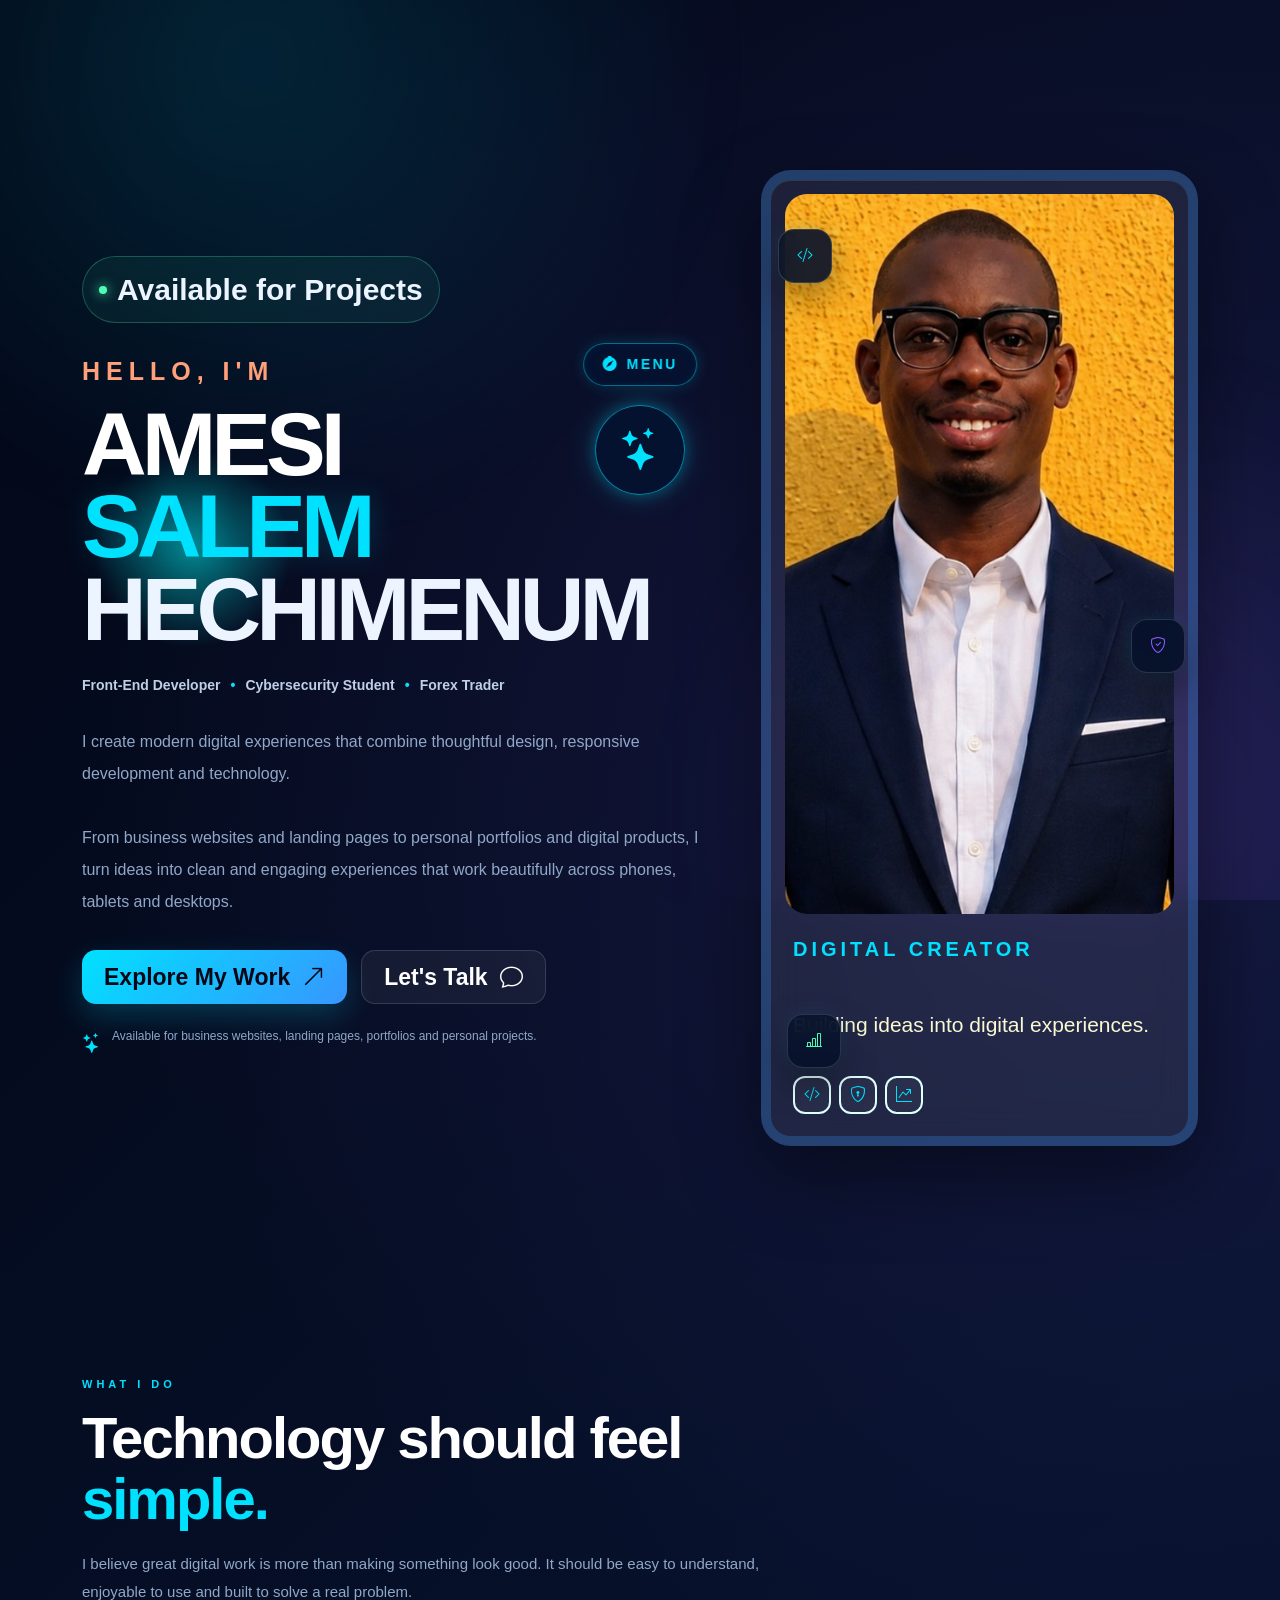
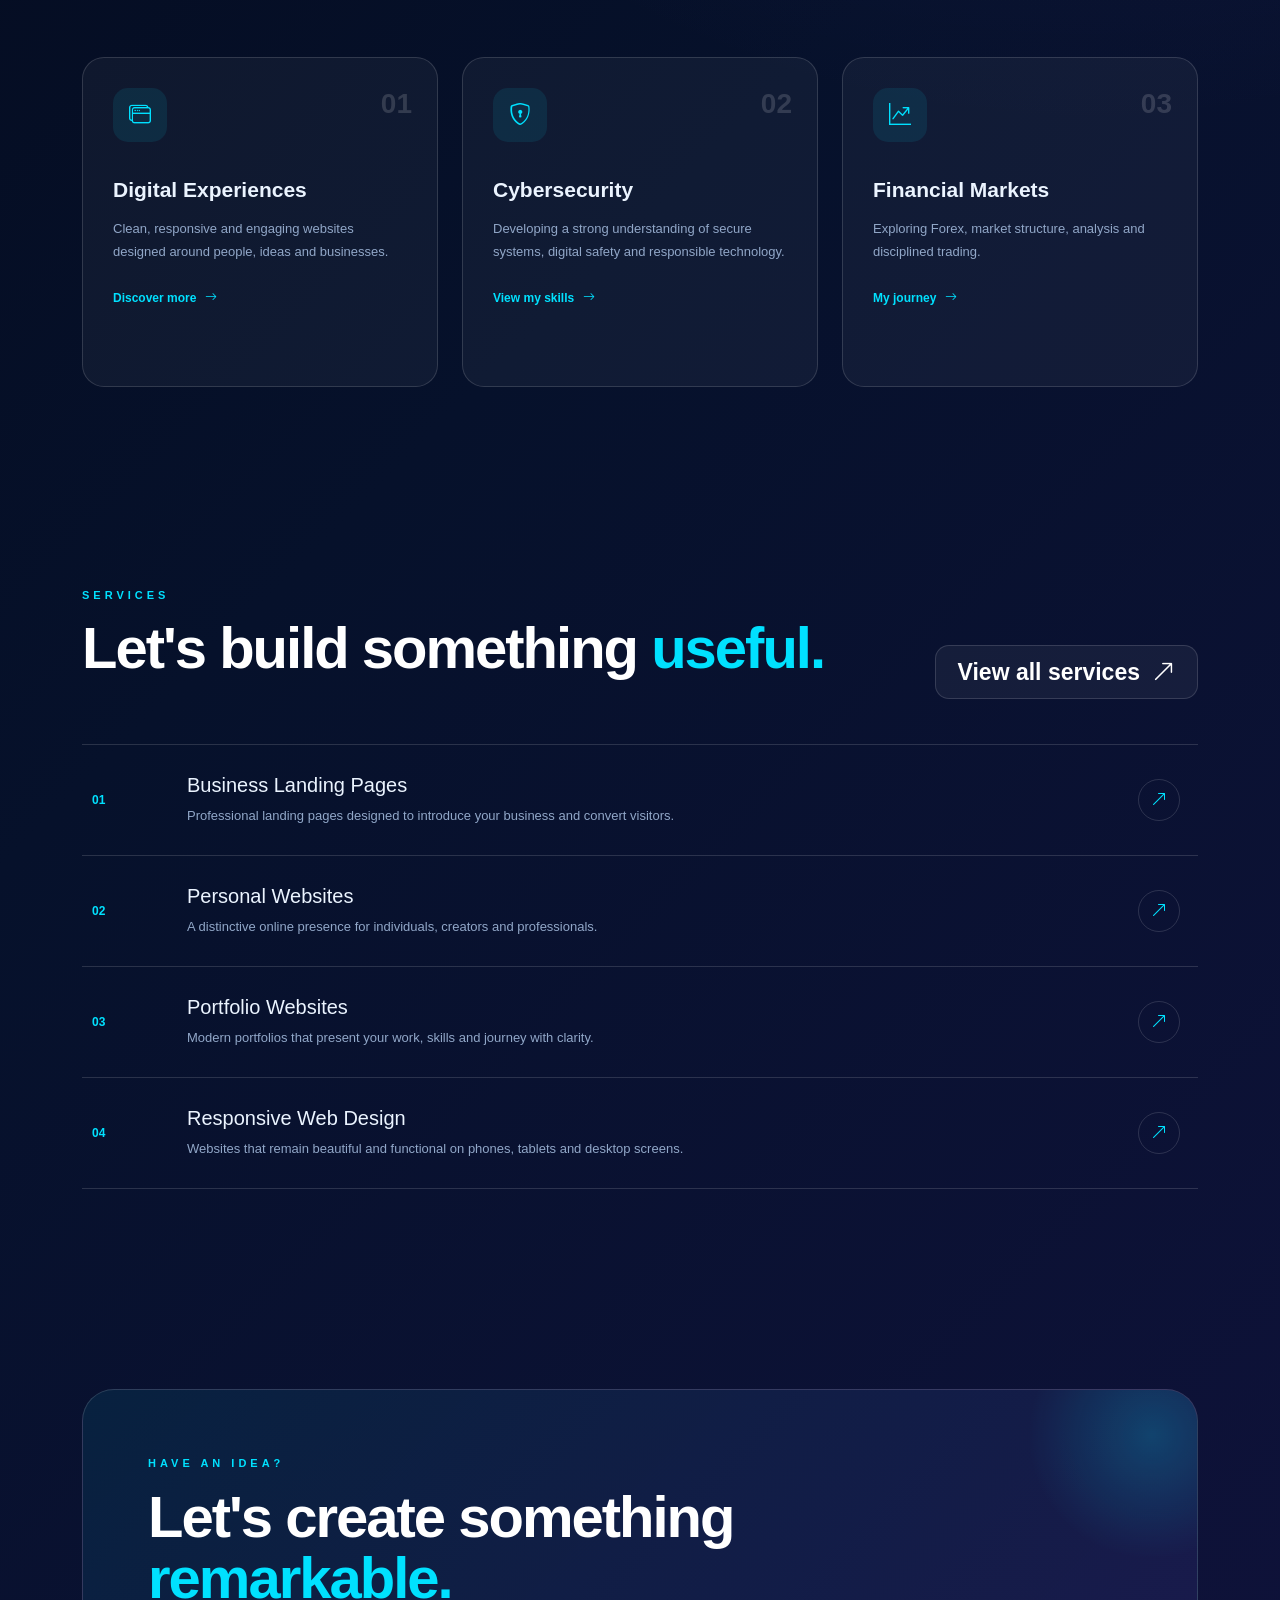
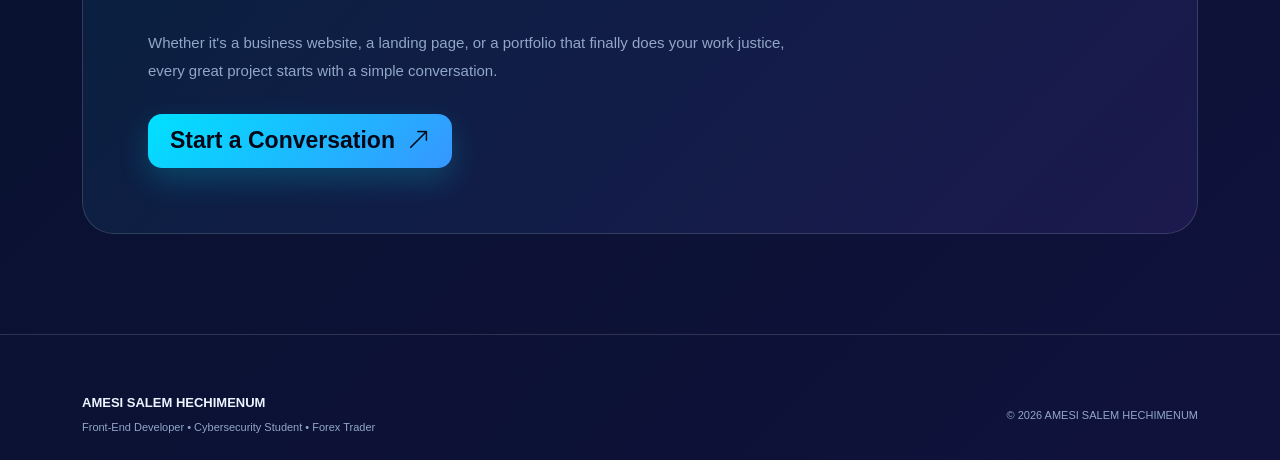
<file: index.html>
<!DOCTYPE html>
<html lang="en">
<head>
    <meta charset="UTF-8">
    <meta name="viewport" content="width=device-width, initial-scale=1.0">
    <meta name="description" content="AMESI SALEM HECHIMENUM — Front-End Developer, Cybersecurity Student and Forex Trader.">
    <meta name="author" content="AMESI SALEM HECHIMENUM">
    <title>AMESI SALEM HECHIMENUM | Digital Portfolio</title>
    <!--BOOTSTRAP-->
    <link href="https://cdn.jsdelivr.net/npm/bootstrap@5.3.3/dist/css/bootstrap.min.css" rel="stylesheet">
    <!-- BOOTSTRAP ICONS -->
    <link rel="stylesheet" href="https://cdn.jsdelivr.net/npm/bootstrap-icons@1.11.3/font/bootstrap-icons.min.css">
    <!--YOUR CSS-->
    <link rel="stylesheet" href="css/style.css">
</head>
<body>
    <!-- PAGE LOADER -->
    <div class="page-loader" id="pageLoader">
        <div class="loader-content">
            <div class="loader-ring"></div>
            <p>AMESI</p>
        </div>
    </div>
    <!-- BACKGROUND -->
    <div class="aurora-background"></div>
    <div class="snow-container" id="snowContainer" aria-hidden="true"></div>
    <!-- FLOATING NAVIGATION -->
    <div class="floating-navigation" id="floatingNavigation">
        <!-- NAV BAR LABEL -->
        <div class="nav-label">
            <i class="bi bi-compass-fill"></i>
            <span>MENU</span>
        </div>
        <!-- MAIN FLOATING BUTTON -->
        <button type="button" class="nav-toggle" id="navToggle" aria-label="Open navigation" aria-expanded="false">
            <span class="nav-toggle-inner">
                <i class="bi bi-stars"></i>
            </span>
        </button>
        <!-- NAVIGATION MENU -->
        <div class="nav-menu" id="navMenu">
            <a href="index.html" class="nav-item active" data-page="home">
                <i class="bi bi-house-door-fill"></i>
                <span>Home</span>
            </a>
            <a href="about.html" class="nav-item" data-page="about">
                <i class="bi bi-person-fill"></i>
                <span>About</span>
            </a>
            <a href="skills.html" class="nav-item" data-page="skills">
                <i class="bi bi-lightning-charge-fill"></i>
                <span>Skills</span>
            </a>
            <a href="services.html" class="nav-item" data-page="services">
                <i class="bi bi-grid-1x2-fill"></i>
                <span>Services</span>
            </a>
            <a href="projects.html" class="nav-item" data-page="projects">
                <i class="bi bi-kanban-fill"></i>
                <span>Projects</span>
            </a>
            <a href="experience.html" class="nav-item" data-page="experience">
                <i class="bi bi-rocket-takeoff-fill"></i>
                <span>Experience</span>
            </a>
            <a href="education.html" class="nav-item" data-page="education">
                <i class="bi bi-mortarboard-fill"></i>
                <span>Education</span>
            </a>
            <a href="contact.html" class="nav-item" data-page="contact">
                <i class="bi bi-chat-dots-fill"></i>
                <span>Contact</span>
            </a>
        </div>
    </div>
    <!-- HOME -->
    <main id="home">
        <!-- HERO -->
        <section class="hero-section">
            <div class="container">
                <div class="row align-items-center g-5">
                    <!-- HERO TEXT -->
                    <div class="col-lg-7 hero-content">
                        <div class="availability-badge">
                            <span class="availability-dot"></span>
                            <span>
                                Available for Projects
                            </span>
                        </div>
                        <p class="hero-eyebrow">
                            HELLO, I'M
                        </p>
                        <h1 class="hero-title">
                            <span>AMESI</span>
                            <span>SALEM</span>
                            <span>HECHIMENUM</span>
                        </h1>
                        <div class="hero-role">
                            <span>
                                Front-End Developer
                            </span>
                            <span class="role-divider">
                                •
                            </span>
                            <span>
                                Cybersecurity Student
                            </span>
                            <span class="role-divider">
                                •
                            </span>
                            <span>
                                Forex Trader
                            </span>
                        </div>
                        <p class="hero-description">
                            I create modern digital experiences that combine thoughtful design, responsive development and technology.
                            <br><br>
                            From business websites and landing pages to personal portfolios and digital products, I turn ideas into clean and engaging experiences that work beautifully across phones, tablets and desktops.
                        </p>
                        <div class="hero-actions">
                            <a href="projects.html" class="primary-button page-link">
                                <span>
                                    Explore My Work
                                </span>
                                <i class="bi bi-arrow-up-right"></i>
                            </a>
                            <a href="contact.html" class="secondary-button page-link">
                                <span>
                                    Let's Talk
                                </span>
                                <i class="bi bi-chat"></i>
                            </a>
                        </div>
                        <div class="hero-note">
                            <i class="bi bi-stars"></i>
                            <span>
                                Available for business websites, landing pages, portfolios and personal projects.
                            </span>
                        </div>
                    </div>
                    <!-- HERO VISUAL -->
                    <div class="col-lg-5 hero-visual">
                        <div class="profile-scene">
                            <div class="profile-glow"></div>
                            <div class="profile-card">
                                <div class="profile-image-wrapper">
                                    <img src="images/profile.jpg" alt="AMESI SALEM HECHIMENUM" class="profile-image">
                                </div>
                                <div class="profile-card-info">
                                    <p class="profile-label">
                                        DIGITAL CREATOR
                                    </p>
                                    <div class="profile-marquee">
                                        <h2 class="marquee-track">
                                            AMESI
                                            <span>
                                                SALEM HECHIMENUM
                                            </span>
                                        </h2>
                                    </div>
                                    <p>
                                        Building ideas into digital experiences.
                                    </p>
                                </div>
                                <div class="profile-card-icons">
                                    <span>
                                        <i class="bi bi-code-slash"></i>
                                    </span>
                                    <span>
                                        <i class="bi bi-shield-lock"></i>
                                    </span>
                                    <span>
                                        <i class="bi bi-graph-up-arrow"></i>
                                    </span>
                                </div>
                            </div>
                            <div class="floating-tech tech-one">
                                <i class="bi bi-code-slash"></i>
                            </div>
                            <div class="floating-tech tech-two">
                                <i class="bi bi-shield-check"></i>
                            </div>
                            <div class="floating-tech tech-three">
                                <i class="bi bi-bar-chart-line"></i>
                            </div>
                        </div>
                    </div>
                </div>
            </div>
        </section>
        <!-- INTRO -->
        <section class="intro-section">
            <div class="container">
                <div class="section-heading">
                    <span class="section-kicker">
                        WHAT I DO
                    </span>
                    <h2>
                        Technology should feel
                        <span>simple.</span>
                    </h2>
                    <p>
                        I believe great digital work is more than making something look good. It should be easy to understand, enjoyable to use and built to solve a real problem.
                    </p>
                </div>
                <div class="row g-4">
                    <div class="col-md-4">
                        <article class="focus-card">
                            <div class="focus-icon">
                                <i class="bi bi-window-stack"></i>
                            </div>
                            <span class="focus-number">
                                01
                            </span>
                            <h3>
                                Digital Experiences
                            </h3>
                            <p>
                                Clean, responsive and engaging websites designed around people, ideas and businesses.
                            </p>
                            <a href="services.html" class="text-link page-link">
                                Discover more
                                <i class="bi bi-arrow-right"></i>
                            </a>
                        </article>
                    </div>
                    <div class="col-md-4">
                        <article class="focus-card">
                            <div class="focus-icon">
                                <i class="bi bi-shield-lock"></i>
                            </div>
                            <span class="focus-number">
                                02
                            </span>
                            <h3>
                                Cybersecurity
                            </h3>
                            <p>
                                Developing a strong understanding of secure systems, digital safety and responsible technology.
                            </p>
                            <a href="skills.html" class="text-link page-link">
                                View my skills
                                <i class="bi bi-arrow-right"></i>
                            </a>
                        </article>
                    </div>
                    <div class="col-md-4">
                        <article class="focus-card">
                            <div class="focus-icon">
                                <i class="bi bi-graph-up-arrow"></i>
                            </div>
                            <span class="focus-number">
                                03
                            </span>
                            <h3>
                                Financial Markets
                            </h3>
                            <p>
                                Exploring Forex, market structure, analysis and disciplined trading.
                            </p>
                            <a href="experience.html" class="text-link page-link">
                                My journey
                                <i class="bi bi-arrow-right"></i>
                            </a>
                        </article>
                    </div>
                </div>
            </div>
        </section>
        <!-- SERVICES -->
        <section class="services-preview">
            <div class="container">
                <div class="services-header">
                    <div>
                        <span class="section-kicker">
                            SERVICES
                        </span>
                        <h2>
                            Let's build something
                            <span>useful.</span>
                        </h2>
                    </div>
                    <a href="services.html" class="outline-button page-link">
                        View all services
                        <i class="bi bi-arrow-up-right"></i>
                    </a>
                </div>
                <div class="services-list">
                    <a href="services.html" class="service-row page-link">
                        <div class="service-number">
                            01
                        </div>
                        <div class="service-content">
                            <h3>
                                Business Landing Pages
                            </h3>
                            <p>
                                Professional landing pages designed to introduce your business and convert visitors.
                            </p>
                        </div>
                        <div class="service-arrow">
                            <i class="bi bi-arrow-up-right"></i>
                        </div>
                    </a>
                    <a href="services.html" class="service-row page-link">
                        <div class="service-number">
                            02
                        </div>
                        <div class="service-content">
                            <h3>
                                Personal Websites
                            </h3>
                            <p>
                                A distinctive online presence for individuals, creators and professionals.
                            </p>
                        </div>
                        <div class="service-arrow">
                            <i class="bi bi-arrow-up-right"></i>
                        </div>
                    </a>
                    <a href="services.html" class="service-row page-link">
                        <div class="service-number">
                            03
                        </div>
                        <div class="service-content">
                            <h3>
                                Portfolio Websites
                            </h3>
                            <p>
                                Modern portfolios that present your work, skills and journey with clarity.
                            </p>
                        </div>
                        <div class="service-arrow">
                            <i class="bi bi-arrow-up-right"></i>
                        </div>
                    </a>
                    <a href="services.html" class="service-row page-link">
                        <div class="service-number">
                            04
                        </div>
                        <div class="service-content">
                            <h3>
                                Responsive Web Design
                            </h3>
                            <p>
                                Websites that remain beautiful and functional on phones, tablets and desktop screens.
                            </p>
                        </div>
                        <div class="service-arrow">
                            <i class="bi bi-arrow-up-right"></i>
                        </div>
                    </a>
                </div>
            </div>
        </section>
        <!-- CTA -->
        <section class="home-cta">
            <div class="container">
                <div class="cta-card">
                    <div class="cta-content">
                        <span class="section-kicker">
                            HAVE AN IDEA?
                        </span>
                        <h2>
                            Let's create something
                            <span>remarkable.</span>
                        </h2>
                        <p>
                            Whether it's a business website, a landing page, or a portfolio that finally does your work justice, every great project starts with a simple conversation.
                        </p>
                        <a href="contact.html" class="primary-button page-link">
                            <span>
                                Start a Conversation
                            </span>
                            <i class="bi bi-arrow-up-right"></i>
                        </a>
                    </div>
                </div>
            </div>
        </section>
    </main>
    <!-- FOOTER -->
    <footer class="site-footer">
        <div class="container">
            <div class="footer-inner">
                <div>
                    <strong>
                        AMESI SALEM HECHIMENUM
                    </strong>
                    <p>
                        Front-End Developer • Cybersecurity Student • Forex Trader
                    </p>
                </div>
                <p>
                    © 2026 AMESI SALEM HECHIMENUM
                </p>
            </div>
        </div>
    </footer>
    <!--PAGE TRANSITION OVERLAY-->
    <div class="page-transition" id="pageTransition"></div>
    <!-- BOOTSTRAP JAVASCRIPT -->
    <script src="https://cdn.jsdelivr.net/npm/bootstrap@5.3.3/dist/js/bootstrap.bundle.min.js"></script>
    <!-- YOUR JAVASCRIPT -->
    <script src="javascript/store.js"></script>
    <script src="javascript/script.js"></script>
</body>
</html>
</file>
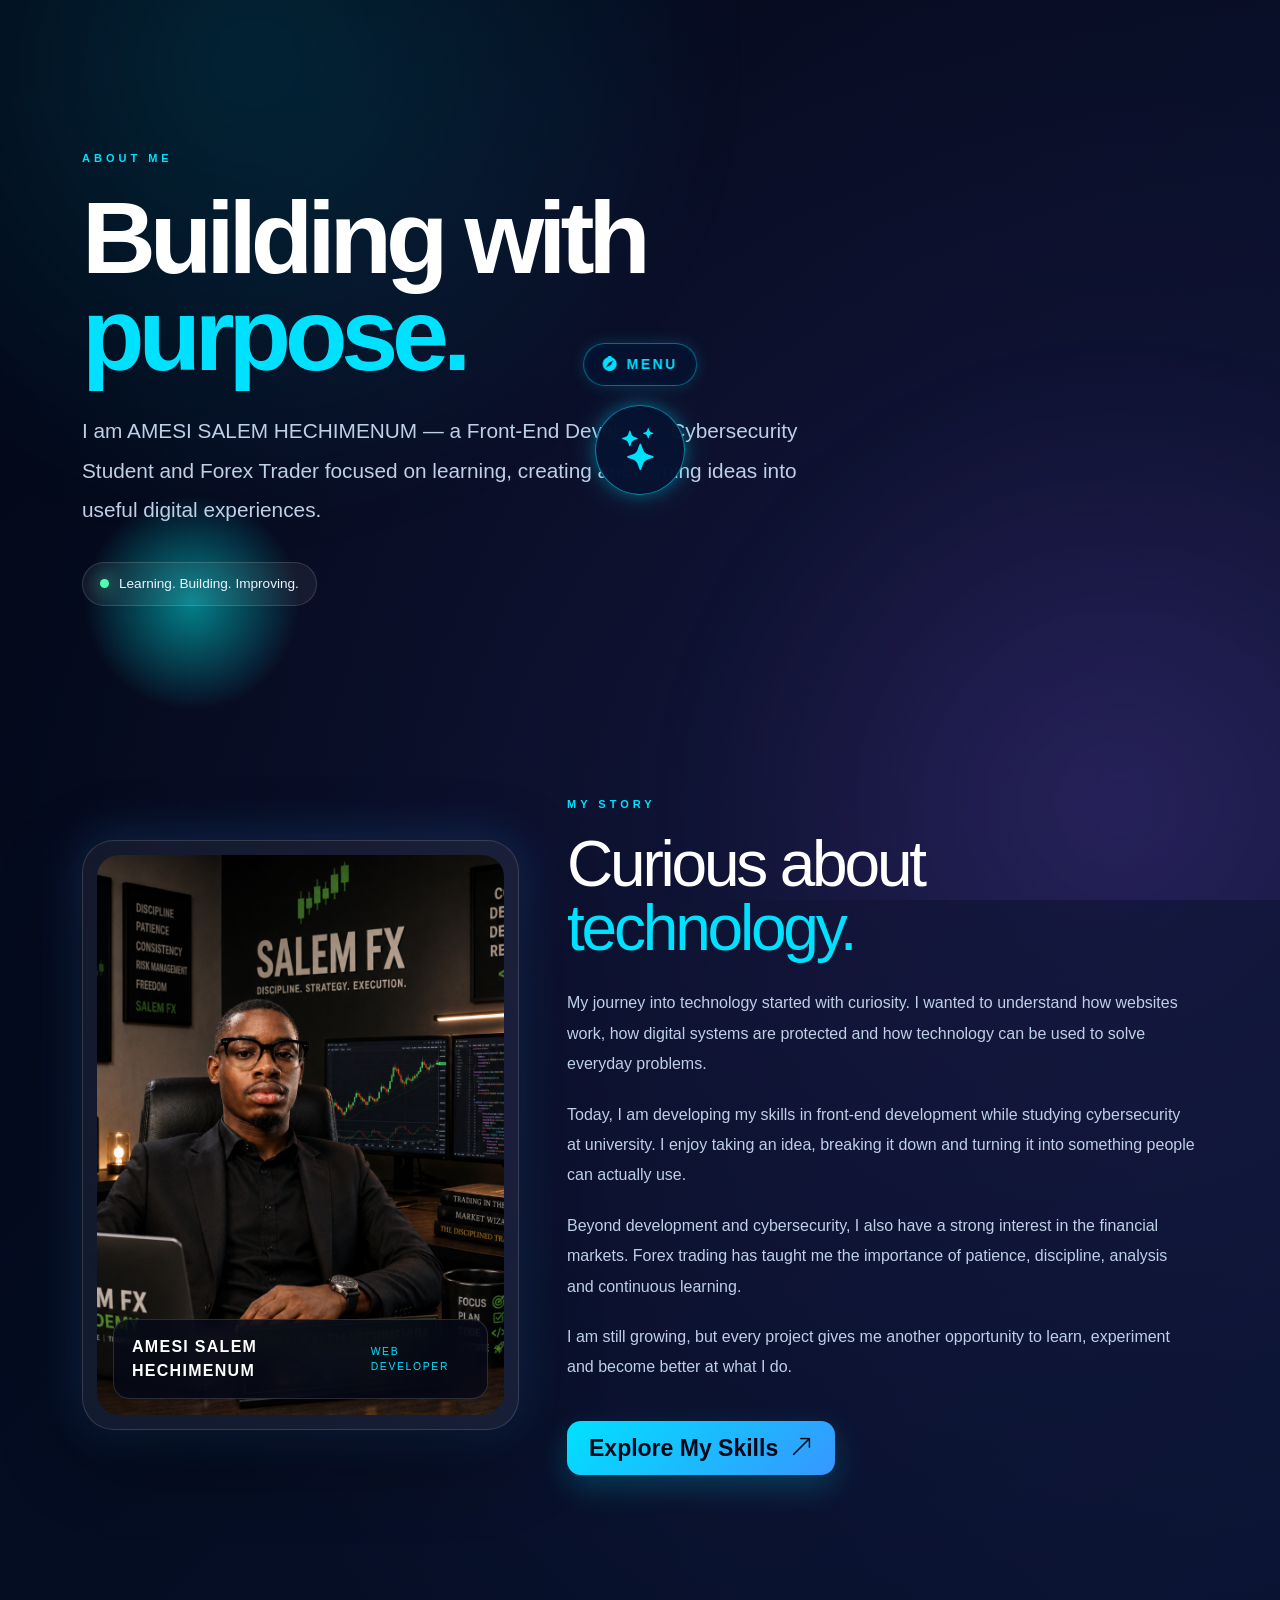
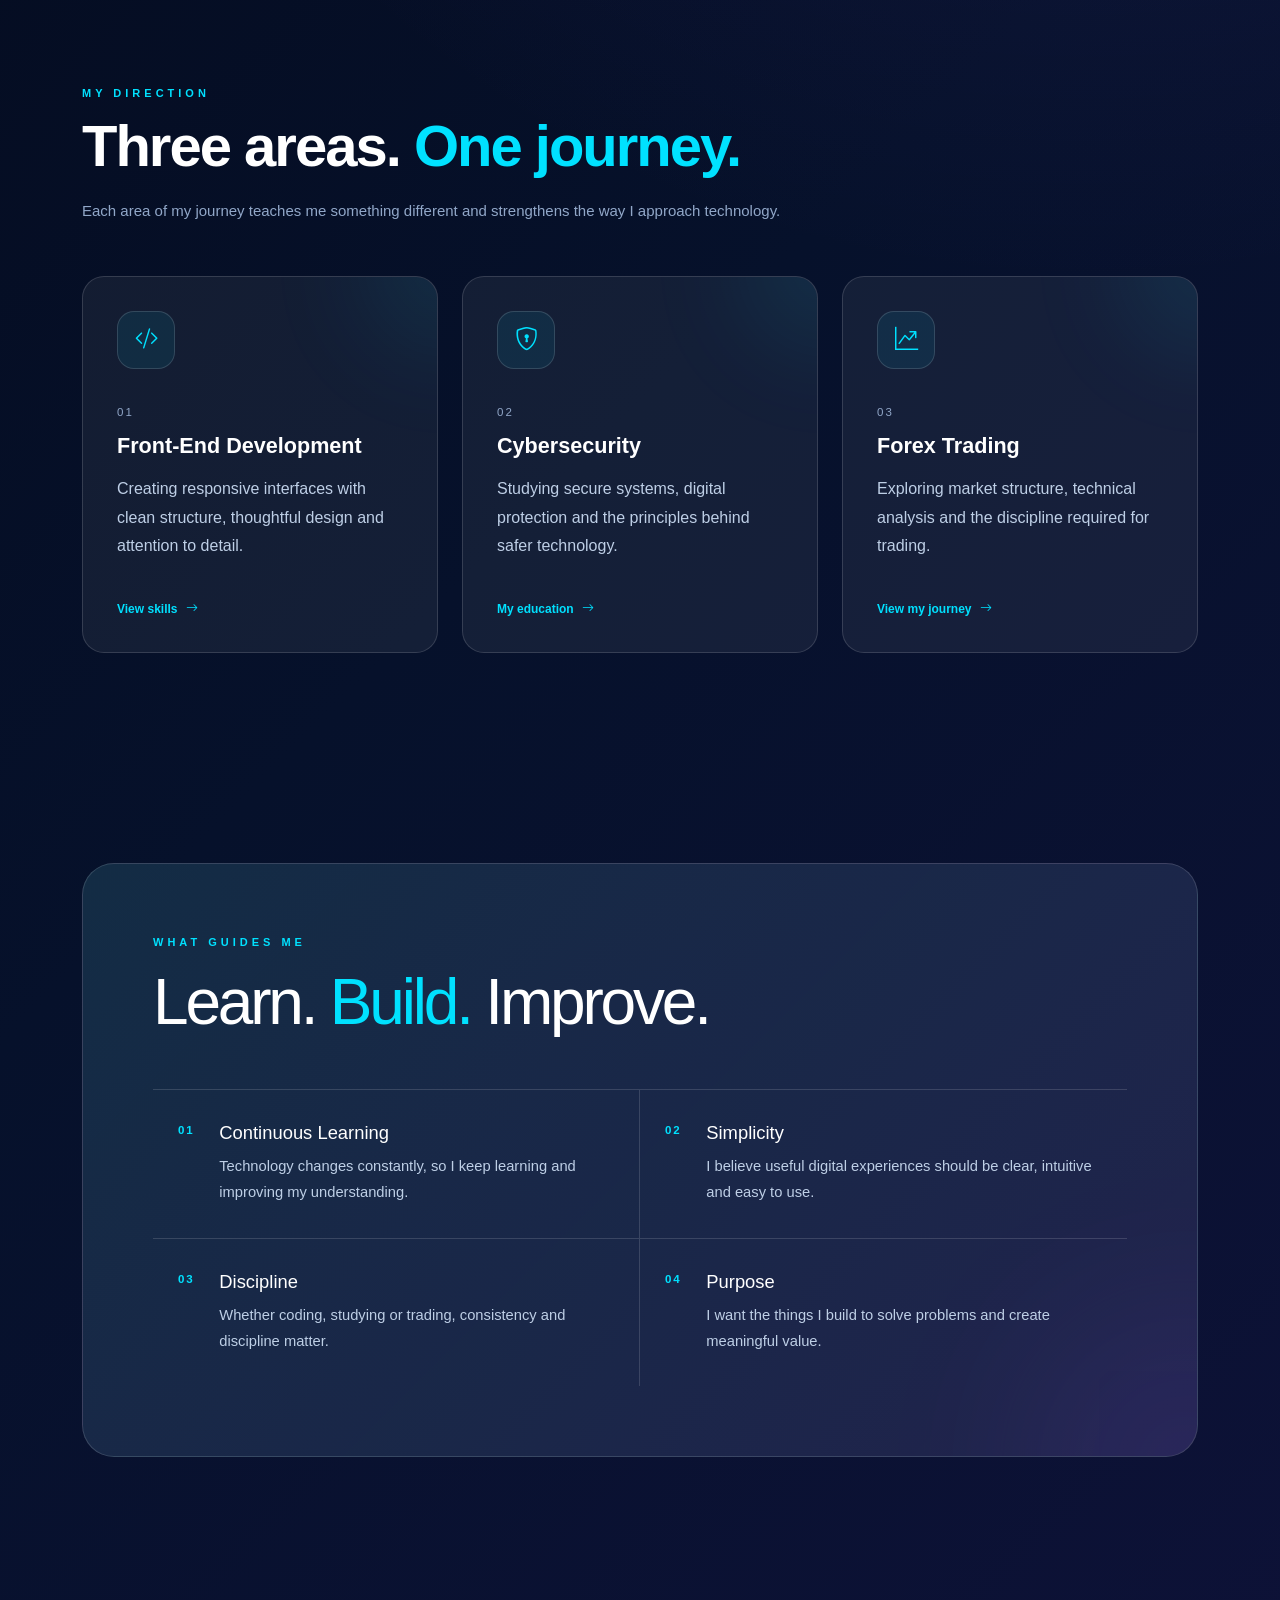
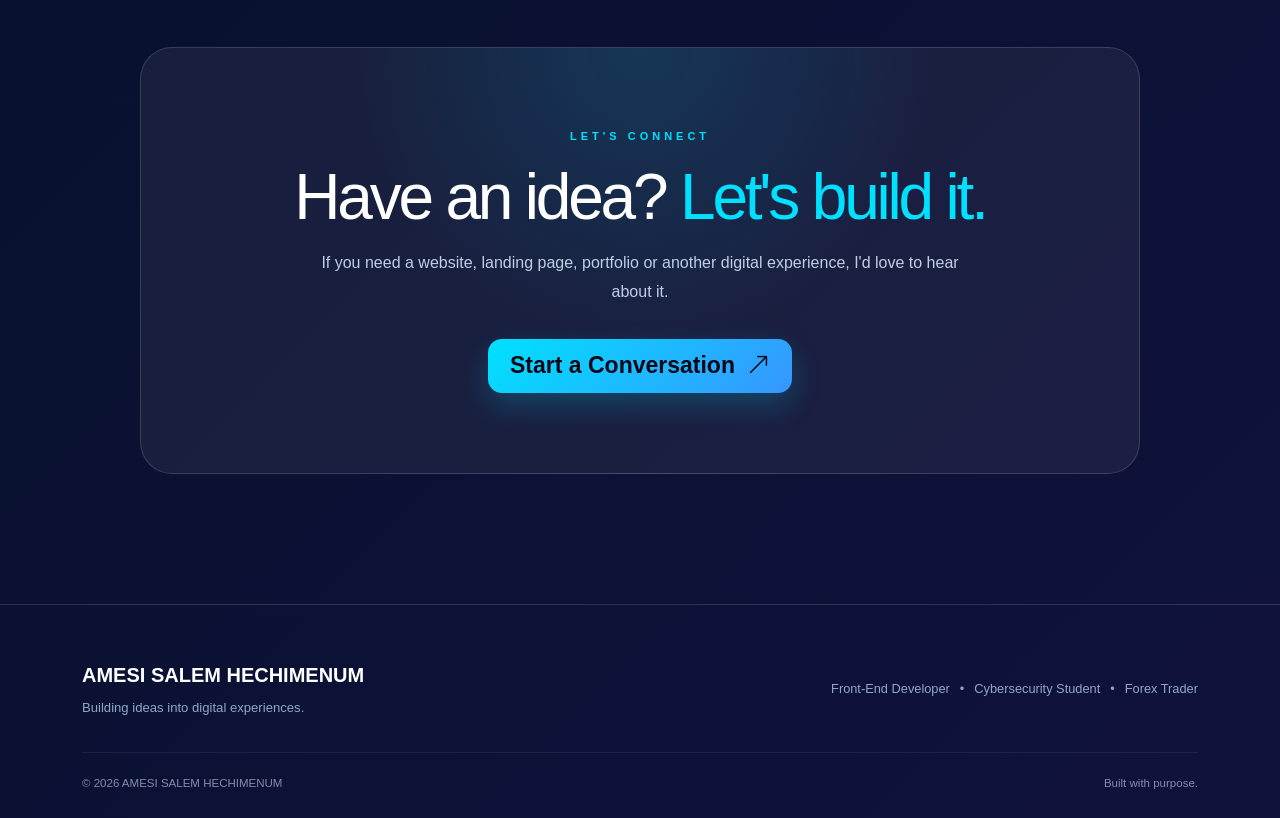
<file: about.html>
<!DOCTYPE html>
<html lang="en">
<head>
    <meta charset="UTF-8">
    <meta name="viewport" content="width=device-width, initial-scale=1.0">
    <meta name="description" content="Learn more about AMESI SALEM HECHIMENUM, a Front-End Developer, Cybersecurity Student and Forex Trader.">
    <meta name="author" content="AMESI SALEM HECHIMENUM">
    <title>About | AMESI SALEM HECHIMENUM</title>
    <!-- Bootstrap -->
    <link href="https://cdn.jsdelivr.net/npm/bootstrap@5.3.3/dist/css/bootstrap.min.css" rel="stylesheet">
    <!-- Bootstrap Icons -->
    <link rel="stylesheet" href="https://cdn.jsdelivr.net/npm/bootstrap-icons@1.11.3/font/bootstrap-icons.min.css">
    <!-- Main Portfolio CSS -->
    <link rel="stylesheet" href="css/style.css">
    <!-- About Page CSS -->
    <link rel="stylesheet" href="css/about.css">
</head>
<body>

    <!-- PAGE LOADER -->
    <div class="page-loader" id="pageLoader">
        <div class="loader-content">
            <div class="loader-ring"></div>
            <p>AMESI</p>
        </div>
    </div>

    <!-- AURORA BACKGROUND -->
    <div class="aurora-background"></div>

    <!-- FALLING SNOW -->
    <div class="snow-container" id="snowContainer" aria-hidden="true"></div>

    <!--FLOATING NAVIGATION-->
    <div class="floating-navigation" id="floatingNavigation">
        <div class="nav-label">
            <i class="bi bi-compass-fill">
                
            </i>
            
            <span>MENU</span>
        </div>
        <button type="button" class="nav-toggle" id="navToggle" aria-label="Open navigation" aria-expanded="false">
            <span class="nav-toggle-inner"><i class="bi bi-stars"></i></span>
        </button>
        <div class="nav-menu" id="navMenu" aria-label="Main navigation">
            <a href="index.html" class="nav-item" data-page="home"><i class="bi bi-house-door-fill"></i><span>Home</span></a>
            <a href="about.html" class="nav-item active" data-page="about"><i class="bi bi-person-fill"></i><span>About</span></a>
            <a href="skills.html" class="nav-item" data-page="skills"><i class="bi bi-lightning-charge-fill"></i><span>Skills</span></a>
            <a href="services.html" class="nav-item" data-page="services"><i class="bi bi-grid-1x2-fill"></i><span>Services</span></a>
            <a href="projects.html" class="nav-item" data-page="projects"><i class="bi bi-kanban-fill"></i><span>Projects</span></a>
            <a href="experience.html" class="nav-item" data-page="experience"><i class="bi bi-rocket-takeoff-fill"></i><span>Experience</span></a>
            <a href="education.html" class="nav-item" data-page="education"><i class="bi bi-mortarboard-fill"></i><span>Education</span></a>
            <a href="contact.html" class="nav-item" data-page="contact"><i class="bi bi-chat-dots-fill"></i><span>Contact</span></a>
        </div>
    </div>

    <!-- MAIN CONTENT -->
    <main id="about-page">

        <!-- ABOUT HERO -->
        <section class="about-hero">
            <div class="container">
                <div class="about-hero-content">
                    <span class="section-kicker">ABOUT ME</span>
                    <h1>Building with <span>purpose.</span></h1>
                    <p class="about-lead">I am AMESI SALEM HECHIMENUM — a Front-End Developer, Cybersecurity Student and Forex Trader focused on learning, creating and turning ideas into useful digital experiences.</p>
                    <div class="about-status">
                        <span class="status-dot"></span>
                        <span>Learning. Building. Improving.</span>
                    </div>
                </div>
            </div>
        </section>

        <!-- ABOUT STORY -->
        <section class="about-story">
            <div class="container">
                <div class="row align-items-center g-5">
                    <div class="col-lg-5">
                        <div class="about-image-card">
                            <div class="about-image-glow"></div>
                            <img src="images/about.jpg" alt="AMESI SALEM HECHIMENUM" class="about-image">
                            <div class="about-image-label">
                                <span>AMESI SALEM HECHIMENUM</span>
                                <small>WEB DEVELOPER</small>
                            </div>
                        </div>
                    </div>
                    <div class="col-lg-7">
                        <div class="about-copy">
                            <span class="section-kicker">MY STORY</span>
                            <h2>Curious about <span>technology.</span></h2>
                            <p>My journey into technology started with curiosity. I wanted to understand how websites work, how digital systems are protected and how technology can be used to solve everyday problems.</p>
                            <p>Today, I am developing my skills in front-end development while studying cybersecurity at university. I enjoy taking an idea, breaking it down and turning it into something people can actually use.</p>
                            <p>Beyond development and cybersecurity, I also have a strong interest in the financial markets. Forex trading has taught me the importance of patience, discipline, analysis and continuous learning.</p>
                            <p>I am still growing, but every project gives me another opportunity to learn, experiment and become better at what I do.</p>
                            <a href="skills.html" class="primary-button page-link">
                                <span>Explore My Skills</span>
                                <i class="bi bi-arrow-up-right"></i>
                            </a>
                        </div>
                    </div>
                </div>
            </div>
        </section>

        <!-- THREE DIRECTIONS -->
        <section class="about-directions">
            <div class="container">
                <div class="section-heading">
                    <span class="section-kicker">MY DIRECTION</span>
                    <h2>Three areas. <span>One journey.</span></h2>
                    <p>Each area of my journey teaches me something different and strengthens the way I approach technology.</p>
                </div>
                <div class="row g-4">
                    <div class="col-md-4">
                        <article class="direction-card">
                            <div class="direction-icon"><i class="bi bi-code-slash"></i></div>
                            <span class="direction-number">01</span>
                            <h3>Front-End Development</h3>
                            <p>Creating responsive interfaces with clean structure, thoughtful design and attention to detail.</p>
                            <a href="skills.html" class="text-link page-link">View skills <i class="bi bi-arrow-right"></i></a>
                        </article>
                    </div>
                    <div class="col-md-4">
                        <article class="direction-card">
                            <div class="direction-icon"><i class="bi bi-shield-lock"></i></div>
                            <span class="direction-number">02</span>
                            <h3>Cybersecurity</h3>
                            <p>Studying secure systems, digital protection and the principles behind safer technology.</p>
                            <a href="education.html" class="text-link page-link">My education <i class="bi bi-arrow-right"></i></a>
                        </article>
                    </div>
                    <div class="col-md-4">
                        <article class="direction-card">
                            <div class="direction-icon"><i class="bi bi-graph-up-arrow"></i></div>
                            <span class="direction-number">03</span>
                            <h3>Forex Trading</h3>
                            <p>Exploring market structure, technical analysis and the discipline required for trading.</p>
                            <a href="experience.html" class="text-link page-link">View my journey <i class="bi bi-arrow-right"></i></a>
                        </article>
                    </div>
                </div>
            </div>
        </section>

        <!-- VALUES -->
        <section class="about-values">
            <div class="container">
                <div class="values-panel">
                    <div class="values-heading">
                        <span class="section-kicker">WHAT GUIDES ME</span>
                        <h2>Learn. <span>Build.</span> Improve.</h2>
                    </div>
                    <div class="values-list">
                        <div class="value-item">
                            <span class="value-number">01</span>
                            <div>
                                <h3>Continuous Learning</h3>
                                <p>Technology changes constantly, so I keep learning and improving my understanding.</p>
                            </div>
                        </div>
                        <div class="value-item">
                            <span class="value-number">02</span>
                            <div>
                                <h3>Simplicity</h3>
                                <p>I believe useful digital experiences should be clear, intuitive and easy to use.</p>
                            </div>
                        </div>
                        <div class="value-item">
                            <span class="value-number">03</span>
                            <div>
                                <h3>Discipline</h3>
                                <p>Whether coding, studying or trading, consistency and discipline matter.</p>
                            </div>
                        </div>
                        <div class="value-item">
                            <span class="value-number">04</span>
                            <div>
                                <h3>Purpose</h3>
                                <p>I want the things I build to solve problems and create meaningful value.</p>
                            </div>
                        </div>
                    </div>
                </div>
            </div>
        </section>

        <!-- ABOUT CTA -->
        <section class="about-cta">
            <div class="container">
                <div class="about-cta-card">
                    <span class="section-kicker">LET'S CONNECT</span>
                    <h2>Have an idea? <span>Let's build it.</span></h2>
                    <p>If you need a website, landing page, portfolio or another digital experience, I'd love to hear about it.</p>
                    <a href="contact.html" class="primary-button page-link">
                        <span>Start a Conversation</span>
                        <i class="bi bi-arrow-up-right"></i>
                    </a>
                </div>
            </div>
        </section>

    </main>

    <!-- FOOTER -->
    <footer class="site-footer">
        <div class="container">
            <div class="footer-content">
                <div class="footer-brand">
                    <span class="footer-logo">AMESI SALEM HECHIMENUM</span>
                    <p>Building ideas into digital experiences.</p>
                </div>
                <div class="footer-meta">
                    <span>Front-End Developer</span>
                    <span>•</span>
                    <span>Cybersecurity Student</span>
                    <span>•</span>
                    <span>Forex Trader</span>
                </div>
            </div>
            <div class="footer-bottom">
                <span>© 2026 AMESI SALEM HECHIMENUM</span>
                <span>Built with purpose.</span>
            </div>
        </div>
    </footer>

    <!-- PAGE TRANSITION -->
    <div class="page-transition" id="pageTransition"></div>

    <!-- BOOTSTRAP & MAIN JS -->
    <script src="https://cdn.jsdelivr.net/npm/bootstrap@5.3.3/dist/js/bootstrap.bundle.min.js"></script>
    <script src="javascript/store.js"></script>
    <script src="javascript/script.js"></script>
</body>
</html>
</file>
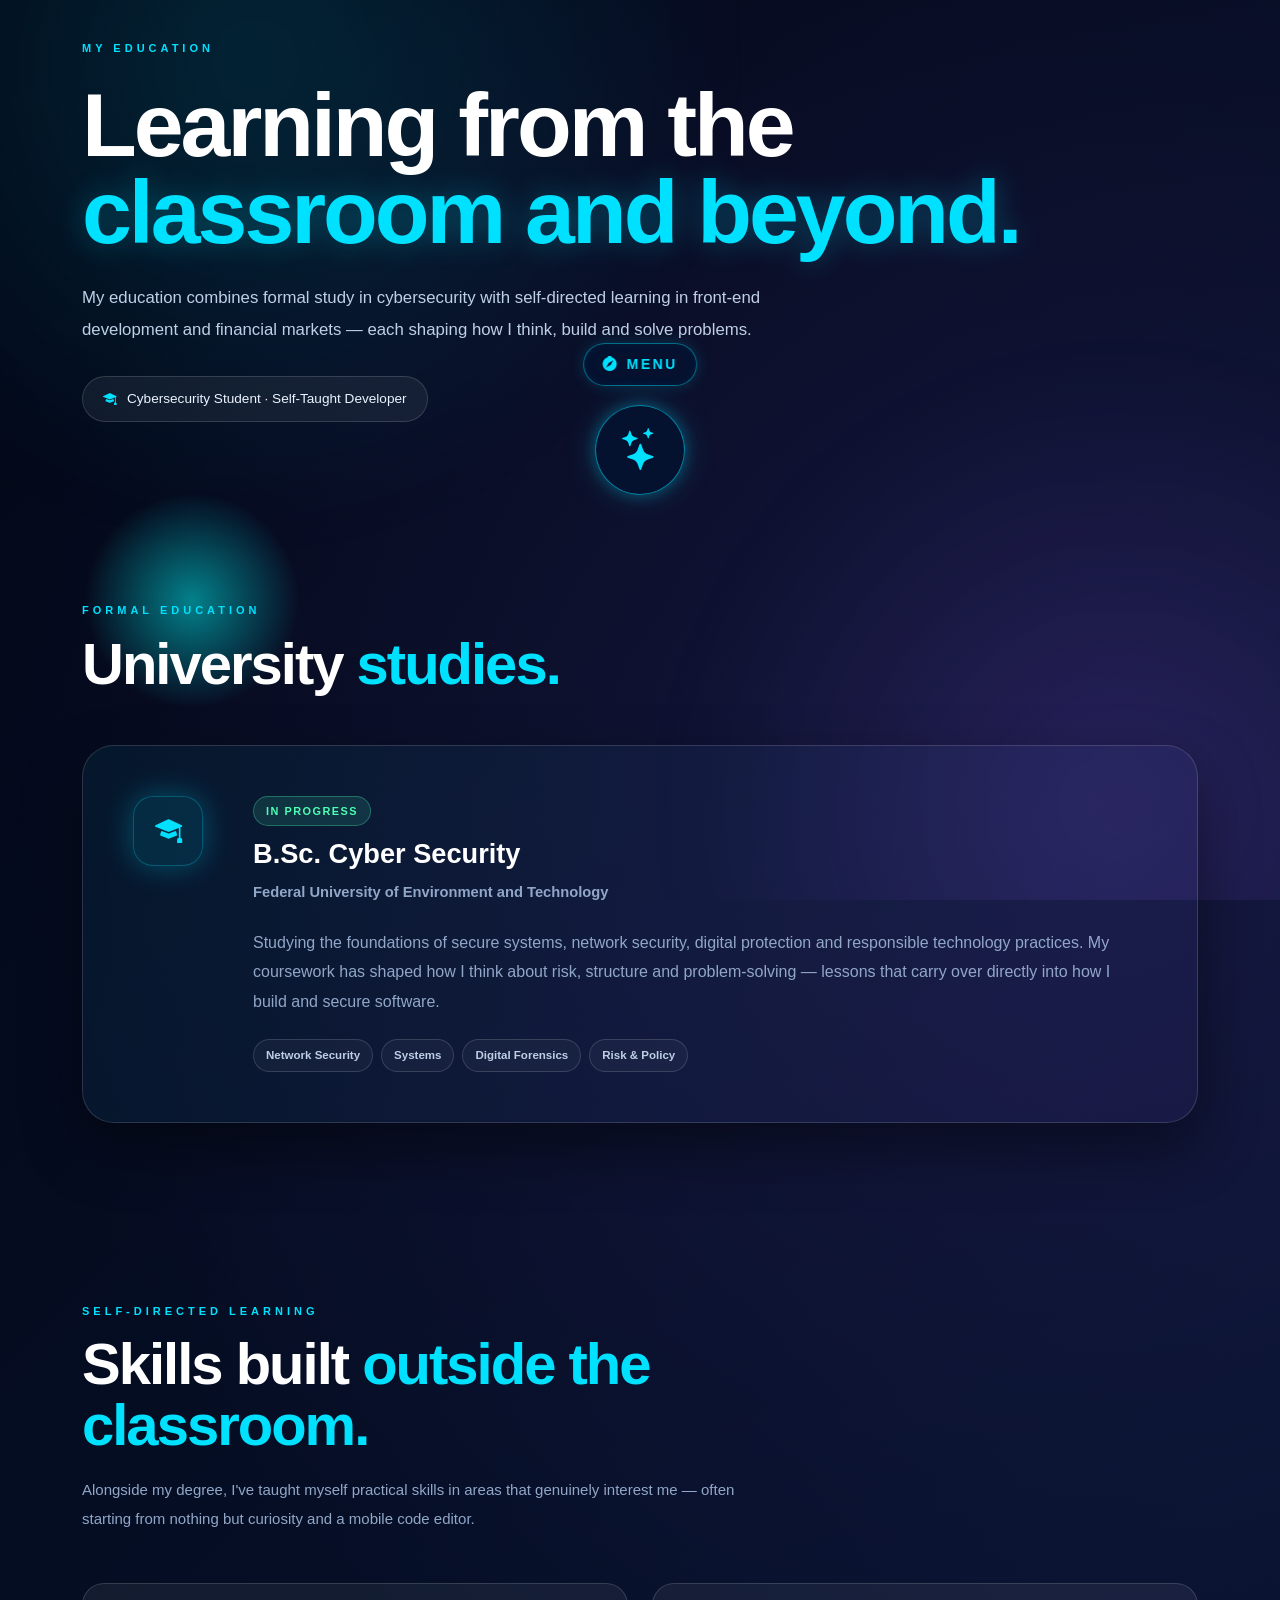
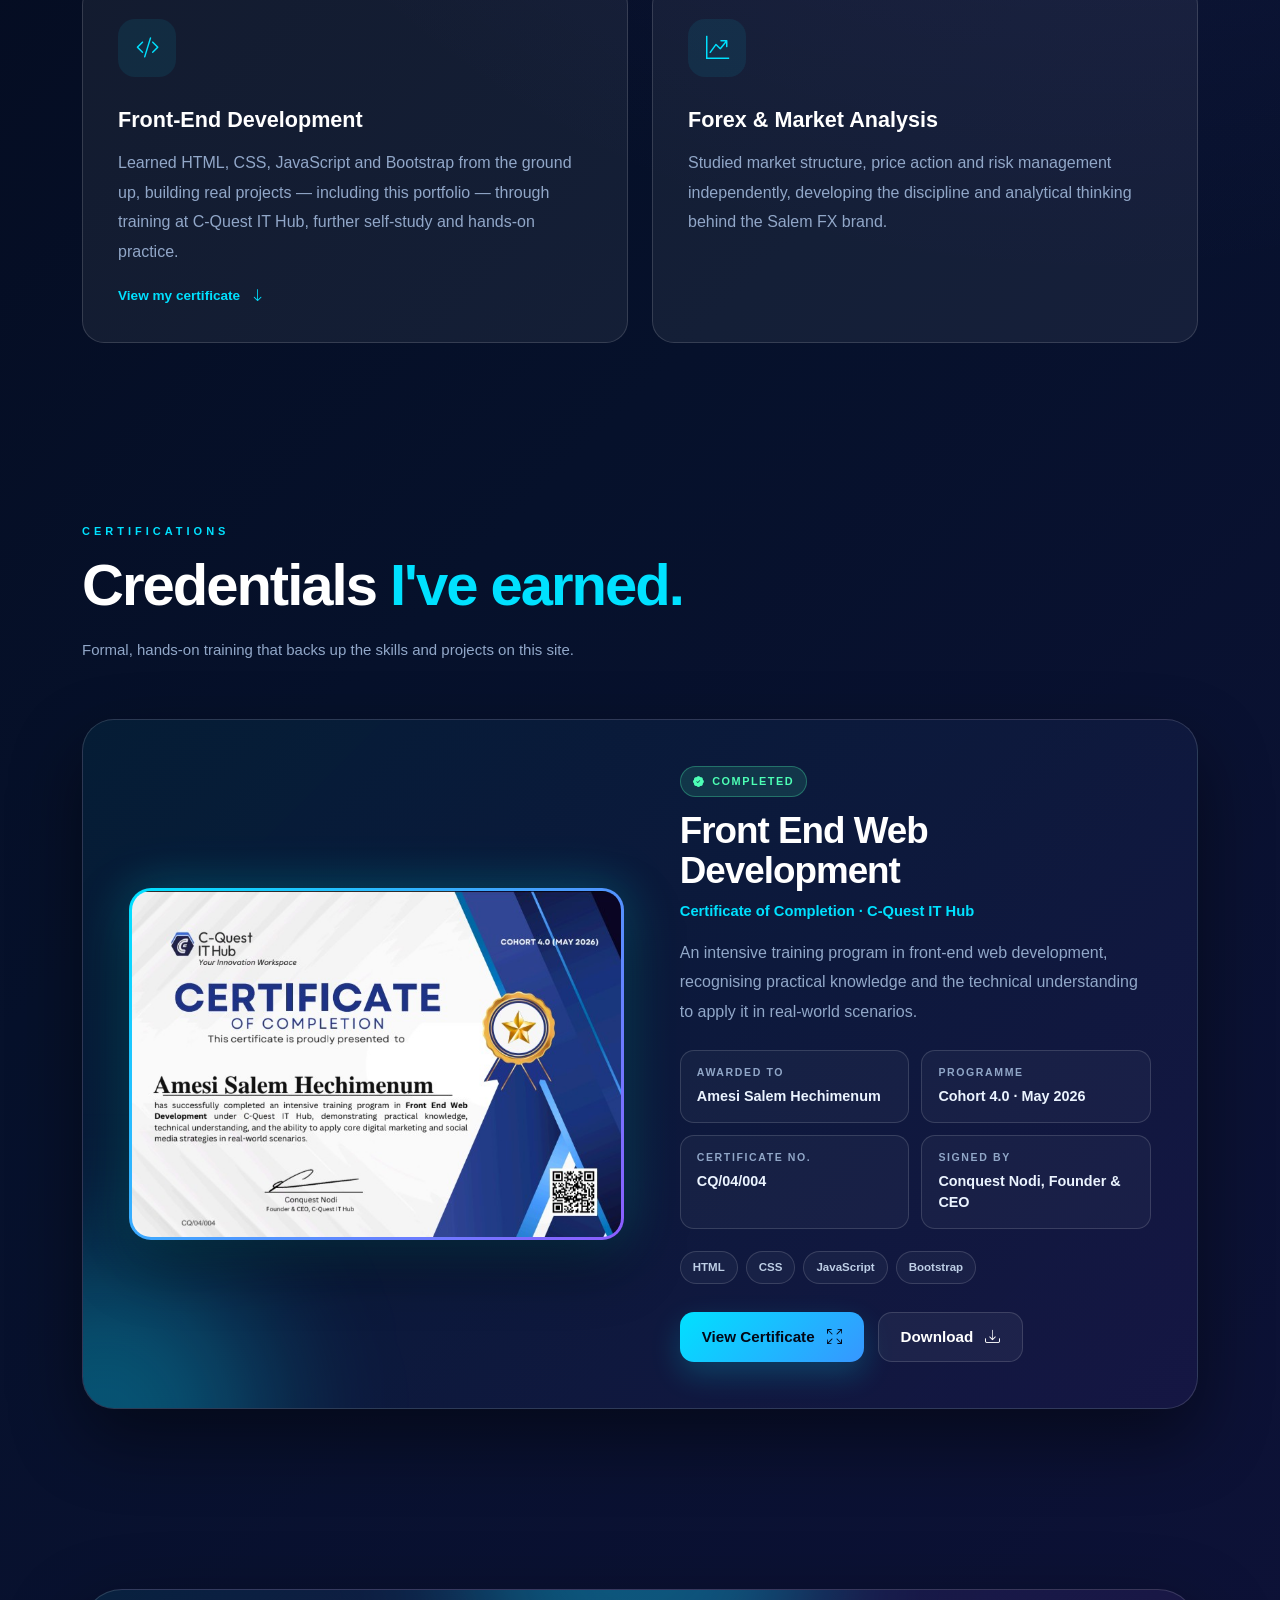
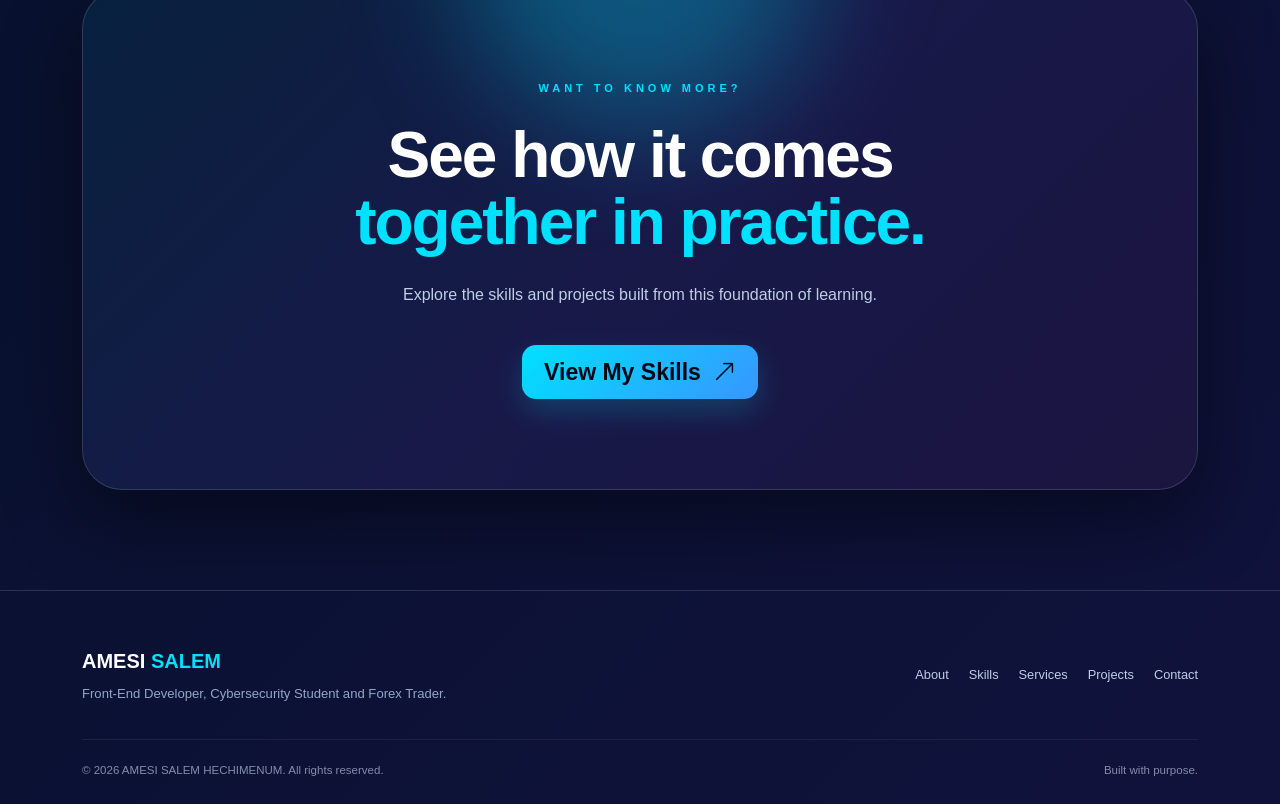
<file: education.html>
<!DOCTYPE html>
<html lang="en">
    <head>
        <meta charset="UTF-8">
        <meta name="viewport" content="width=device-width, initial-scale=1.0">
        <meta name="description" content="The educational background of AMESI SALEM HECHIMENUM — Cybersecurity student and self-directed learner in front-end development and financial markets.">
        <meta name="author" content="AMESI SALEM HECHIMENUM">
        <title>Education | AMESI SALEM HECHIMENUM</title>
        <!-- Bootstrap -->
        <link href="https://cdn.jsdelivr.net/npm/bootstrap@5.3.3/dist/css/bootstrap.min.css" rel="stylesheet">
        <!-- Bootstrap Icons -->
        <link rel="stylesheet" href="https://cdn.jsdelivr.net/npm/bootstrap-icons@1.11.3/font/bootstrap-icons.min.css">
        <!-- Main CSS -->
        <link rel="stylesheet" href="css/style.css">
        <!-- Education CSS -->
        <link rel="stylesheet" href="css/education.css">
    </head>
    <body>
        <!-- PAGE LOADER -->
        <div class="page-loader" id="pageLoader">
            <div class="loader-content">
                <div class="loader-ring"></div>
                <p>AMESI</p>
            </div>
        </div>
        <!-- AURORA BACKGROUND -->
        <div class="aurora-background"></div>
        <!-- FALLING SNOW -->
        <div class="snow-container" id="snowContainer" aria-hidden="true"></div>
        <!-- FLOATING NAVIGATION -->
        <div class="floating-navigation" id="floatingNavigation">
            <div class="nav-label">
                <i class="bi bi-compass-fill"></i>
                <span>MENU</span>
            </div>
            <button type="button" class="nav-toggle" id="navToggle" aria-label="Open navigation" aria-expanded="false">
                <span class="nav-toggle-inner">
                    <i class="bi bi-stars"></i>
                </span>
            </button>
            <div class="nav-menu" id="navMenu" aria-label="Main navigation">
                <a href="index.html" class="nav-item" data-page="home">
                    <i class="bi bi-house-door-fill"></i>
                    <span>Home</span>
                </a>
                <a href="about.html" class="nav-item" data-page="about">
                    <i class="bi bi-person-fill"></i>
                    <span>About</span>
                </a>
                <a href="skills.html" class="nav-item" data-page="skills">
                    <i class="bi bi-lightning-charge-fill"></i>
                    <span>Skills</span>
                </a>
                <a href="services.html" class="nav-item" data-page="services">
                    <i class="bi bi-grid-1x2-fill"></i>
                    <span>Services</span>
                </a>
                <a href="projects.html" class="nav-item" data-page="projects">
                    <i class="bi bi-kanban-fill"></i>
                    <span>Projects</span>
                </a>
                <a href="experience.html" class="nav-item" data-page="experience">
                    <i class="bi bi-rocket-takeoff-fill"></i>
                    <span>Experience</span>
                </a>
                <a href="education.html" class="nav-item active" data-page="education">
                    <i class="bi bi-mortarboard-fill"></i>
                    <span>Education</span>
                </a>
                <a href="contact.html" class="nav-item" data-page="contact">
                    <i class="bi bi-chat-dots-fill"></i>
                    <span>Contact</span>
                </a>
            </div>
        </div>
        <!-- EDUCATION PAGE -->
        <main class="education-page">
            <!-- HERO -->
            <section class="education-hero section-space">
                <div class="container">
                    <div class="education-hero-content">
                        <div class="section-kicker">
                            <span></span>
                            MY EDUCATION
                            <span></span>
                        </div>
                        <h1>
                            Learning from the
                            <span>classroom and beyond.</span>
                        </h1>
                        <p class="education-hero-text">
                            My education combines formal study in cybersecurity
                            with self-directed learning in front-end development
                            and financial markets — each shaping how I think,
                            build and solve problems.
                        </p>
                        <div class="education-badge">
                            <i class="bi bi-mortarboard-fill"></i>
                            <span>Cybersecurity Student · Self-Taught Developer</span>
                        </div>
                    </div>
                </div>
            </section>
            <!-- FORMAL EDUCATION -->
            <section class="education-formal section-space">
                <div class="container">
                    <div class="section-heading">
                        <div class="section-kicker">
                            <span></span>
                            FORMAL EDUCATION
                            <span></span>
                        </div>
                        <h2>
                            University
                            <span>studies.</span>
                        </h2>
                    </div>
                    <div class="education-card">
                        <div class="education-card-icon">
                            <i class="bi bi-mortarboard-fill"></i>
                        </div>
                        <div class="education-card-content">
                            <span class="education-status">
                                IN PROGRESS
                            </span>
                            <h3>
                                B.Sc. Cyber Security
                            </h3>
                            <p class="education-institution">
                                Federal University of Environment and Technology
                            </p>
                            <p>
                                Studying the foundations of secure systems,
                                network security, digital protection and
                                responsible technology practices. My coursework
                                has shaped how I think about risk, structure
                                and problem-solving — lessons that carry over
                                directly into how I build and secure software.
                            </p>
                            <div class="education-tags">
                                <span>Network Security</span>
                                <span>Systems</span>
                                <span>Digital Forensics</span>
                                <span>Risk & Policy</span>
                            </div>
                        </div>
                    </div>
                </div>
            </section>
            <!-- SELF-DIRECTED LEARNING -->
            <section class="education-self section-space">
                <div class="container">
                    <div class="section-heading">
                        <div class="section-kicker">
                            <span></span>
                            SELF-DIRECTED LEARNING
                            <span></span>
                        </div>
                        <h2>
                            Skills built
                            <span>outside the classroom.</span>
                        </h2>
                        <p>
                            Alongside my degree, I've taught myself practical
                            skills in areas that genuinely interest me — often
                            starting from nothing but curiosity and a mobile
                            code editor.
                        </p>
                    </div>
                    <div class="row g-4">
                        <div class="col-md-6">
                            <article class="self-card">
                                <div class="self-icon">
                                    <i class="bi bi-code-slash"></i>
                                </div>
                                <h3>
                                    Front-End Development
                                </h3>
                                <p>
                                    Learned HTML, CSS, JavaScript and Bootstrap
                                    from the ground up, building real projects —
                                    including this portfolio — through training at
                                    C-Quest IT Hub, further self-study and hands-on
                                    practice.
                                </p>
                                <a href="#certifications" class="text-link self-cert-link">
                                    View my certificate
                                    <i class="bi bi-arrow-down"></i>
                                </a>
                            </article>
                        </div>
                        <div class="col-md-6">
                            <article class="self-card">
                                <div class="self-icon">
                                    <i class="bi bi-graph-up-arrow"></i>
                                </div>
                                <h3>
                                    Forex & Market Analysis
                                </h3>
                                <p>
                                    Studied market structure, price action and
                                    risk management independently, developing
                                    the discipline and analytical thinking
                                    behind the Salem FX brand.
                                </p>
                            </article>
                        </div>
                    </div>
                </div>
            </section>
            <!-- CERTIFICATIONS -->
            <section class="education-certs section-space" id="certifications">
                <div class="container">
                    <div class="section-heading">
                        <div class="section-kicker">
                            <span></span>
                            CERTIFICATIONS
                            <span></span>
                        </div>
                        <h2>
                            Credentials
                            <span>I've earned.</span>
                        </h2>
                        <p>
                            Formal, hands-on training that backs up the
                            skills and projects on this site.
                        </p>
                    </div>

                    <article class="cert-card">
                        <div class="cert-visual">
                            <a href="images/certificate-c-quest-it-hub.jpg" class="cert-frame" target="_blank" rel="noopener" data-lightbox-open aria-label="View the certificate full size">
                                <img src="images/certificate-c-quest-it-hub.jpg"
                                     alt="Certificate of Completion in Front End Web Development, awarded to Amesi Salem Hechimenum by C-Quest IT Hub, Cohort 4.0, May 2026"
                                     width="720" height="510" loading="lazy">
                                <span class="cert-zoom">
                                    <i class="bi bi-arrows-fullscreen"></i>
                                    View full size
                                </span>
                            </a>
                        </div>

                        <div class="cert-details">
                            <span class="cert-status">
                                <i class="bi bi-patch-check-fill"></i>
                                COMPLETED
                            </span>
                            <h3>Front End Web Development</h3>
                            <p class="cert-issuer">Certificate of Completion · C-Quest IT Hub</p>
                            <p class="cert-summary">
                                An intensive training program in front-end web
                                development, recognising practical knowledge and
                                the technical understanding to apply it in
                                real-world scenarios.
                            </p>

                            <dl class="cert-meta">
                                <div>
                                    <dt>Awarded to</dt>
                                    <dd>Amesi Salem Hechimenum</dd>
                                </div>
                                <div>
                                    <dt>Programme</dt>
                                    <dd>Cohort 4.0 · May 2026</dd>
                                </div>
                                <div>
                                    <dt>Certificate No.</dt>
                                    <dd>CQ/04/004</dd>
                                </div>
                                <div>
                                    <dt>Signed by</dt>
                                    <dd>Conquest Nodi, Founder &amp; CEO</dd>
                                </div>
                            </dl>

                            <div class="cert-tags">
                                <span>HTML</span>
                                <span>CSS</span>
                                <span>JavaScript</span>
                                <span>Bootstrap</span>
                            </div>

                            <div class="cert-actions">
                                <a href="images/certificate-c-quest-it-hub.jpg" class="primary-button" target="_blank" rel="noopener" data-lightbox-open>
                                    <span>View Certificate</span>
                                    <i class="bi bi-arrows-fullscreen"></i>
                                </a>
                                <a href="images/certificate-c-quest-it-hub.jpg" class="secondary-button" download="Amesi-Salem-Hechimenum-Front-End-Web-Development-Certificate.jpg">
                                    <span>Download</span>
                                    <i class="bi bi-download"></i>
                                </a>
                            </div>
                        </div>
                    </article>
                </div>
            </section>

            <!-- CERTIFICATE LIGHTBOX -->
            <dialog class="cert-lightbox" id="certLightbox" aria-label="Certificate of Completion, full size">
                <div class="cert-lightbox-inner">
                    <button type="button" class="cert-lightbox-close" data-lightbox-close aria-label="Close certificate">
                        <i class="bi bi-x-lg"></i>
                    </button>
                    <img src="images/certificate-c-quest-it-hub.jpg"
                         alt="Certificate of Completion in Front End Web Development, awarded to Amesi Salem Hechimenum by C-Quest IT Hub"
                         width="720" height="510">
                    <p>Front End Web Development · C-Quest IT Hub · Cohort 4.0, May 2026</p>
                </div>
            </dialog>

            <!-- CTA -->
            <section class="education-cta section-space">
                <div class="container">
                    <div class="cta-box">
                        <div class="cta-glow"></div>
                        <div class="section-kicker">
                            <span></span>
                            WANT TO KNOW MORE?
                            <span></span>
                        </div>
                        <h2>
                            See how it comes
                            <span>together in practice.</span>
                        </h2>
                        <p>
                            Explore the skills and projects built from this
                            foundation of learning.
                        </p>
                        <a href="skills.html" class="primary-button page-link">
                            <span>View My Skills</span>
                            <i class="bi bi-arrow-up-right"></i>
                        </a>
                    </div>
                </div>
            </section>
        </main>
        <!-- FOOTER -->
        <footer class="site-footer">
            <div class="container">
                <div class="footer-top">
                    <div class="footer-brand">
                        <a href="index.html" class="footer-logo page-link">
                            AMESI <span>SALEM</span>
                        </a>
                        <p>
                            Front-End Developer, Cybersecurity Student and Forex Trader.
                        </p>
                    </div>
                    <div class="footer-links">
                        <a href="about.html" class="page-link">About</a>
                        <a href="skills.html" class="page-link">Skills</a>
                        <a href="services.html" class="page-link">Services</a>
                        <a href="projects.html" class="page-link">Projects</a>
                        <a href="contact.html" class="page-link">Contact</a>
                    </div>
                </div>
                <div class="footer-bottom">
                    <p>© 2026 AMESI SALEM HECHIMENUM. All rights reserved.</p>
                    <p>Built with purpose.</p>
                </div>
            </div>
        </footer>
        <!-- PAGE TRANSITION -->
        <div class="page-transition" id="pageTransition"></div>
        <!-- Bootstrap JS -->
        <script src="https://cdn.jsdelivr.net/npm/bootstrap@5.3.3/dist/js/bootstrap.bundle.min.js"></script>
        <!-- Main JS -->
        <script src="javascript/store.js"></script>
    <script src="javascript/script.js"></script>
    </body>
</html>
</file>
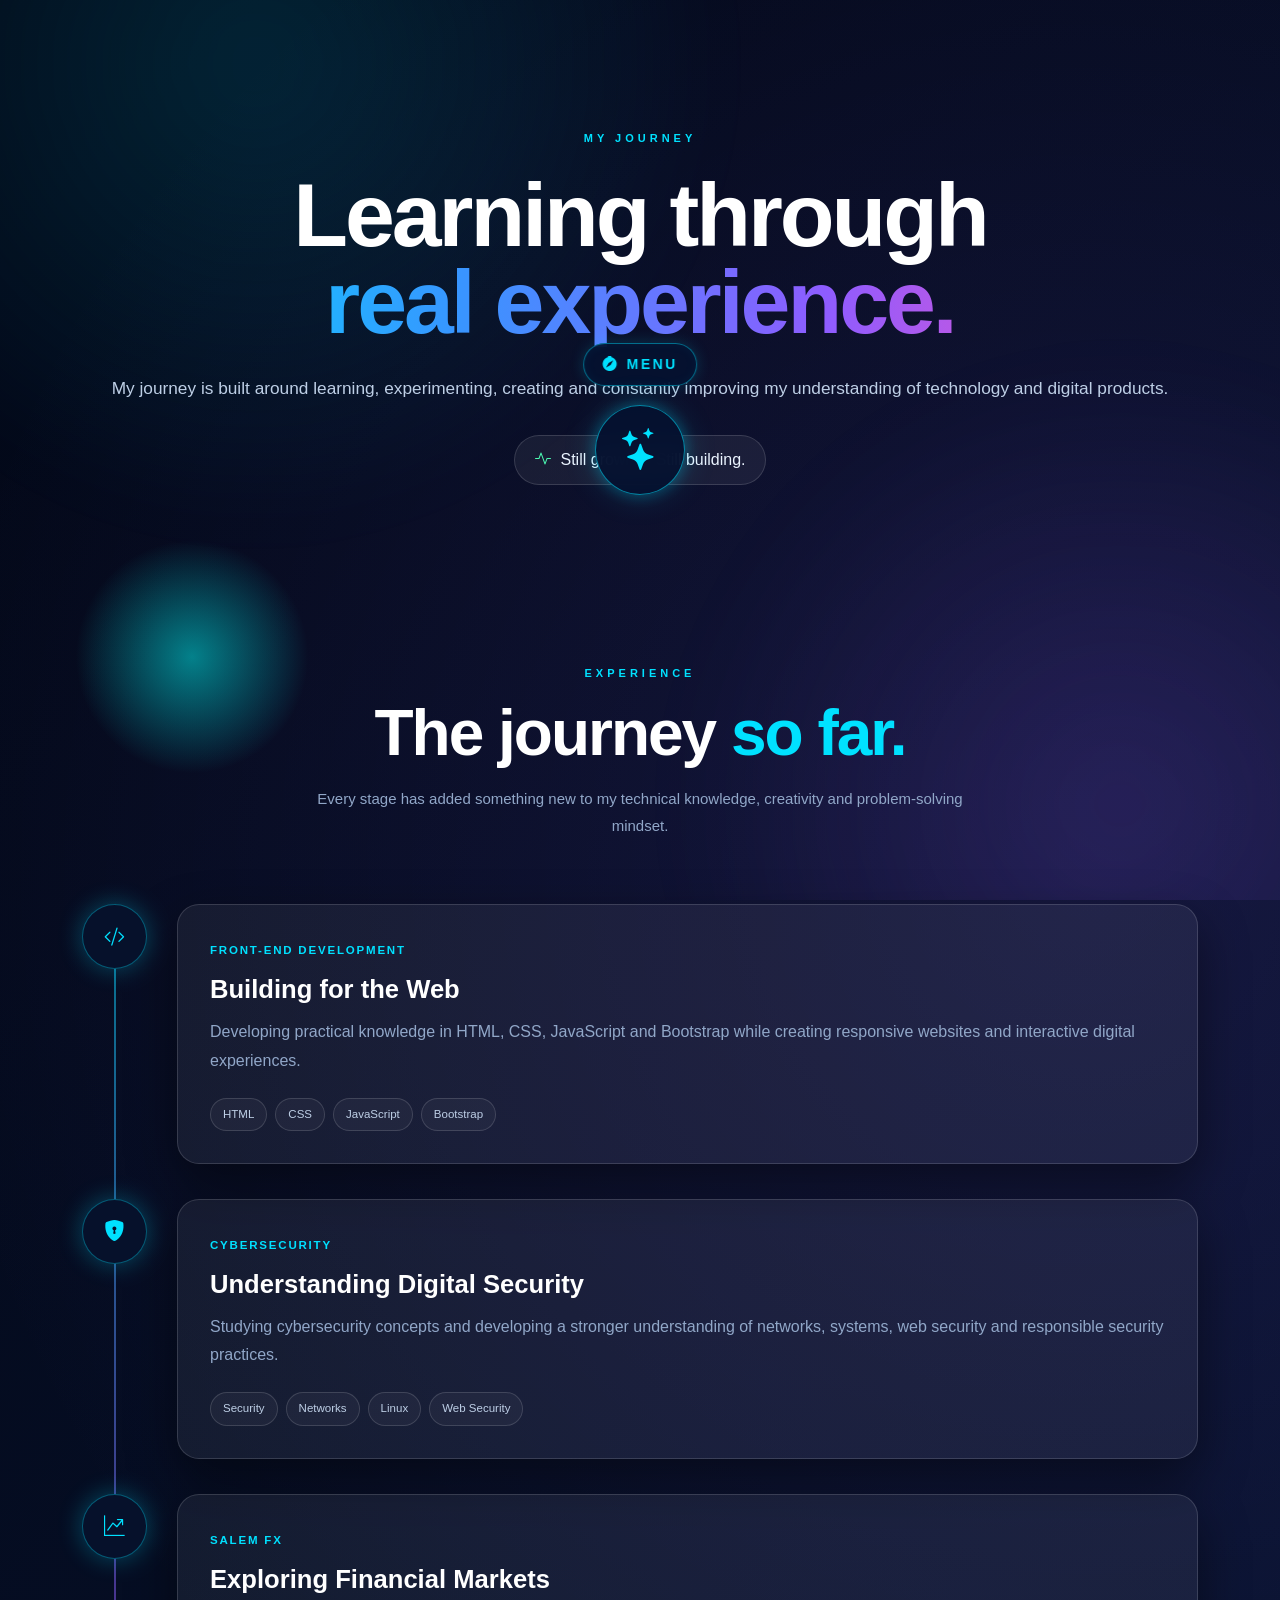
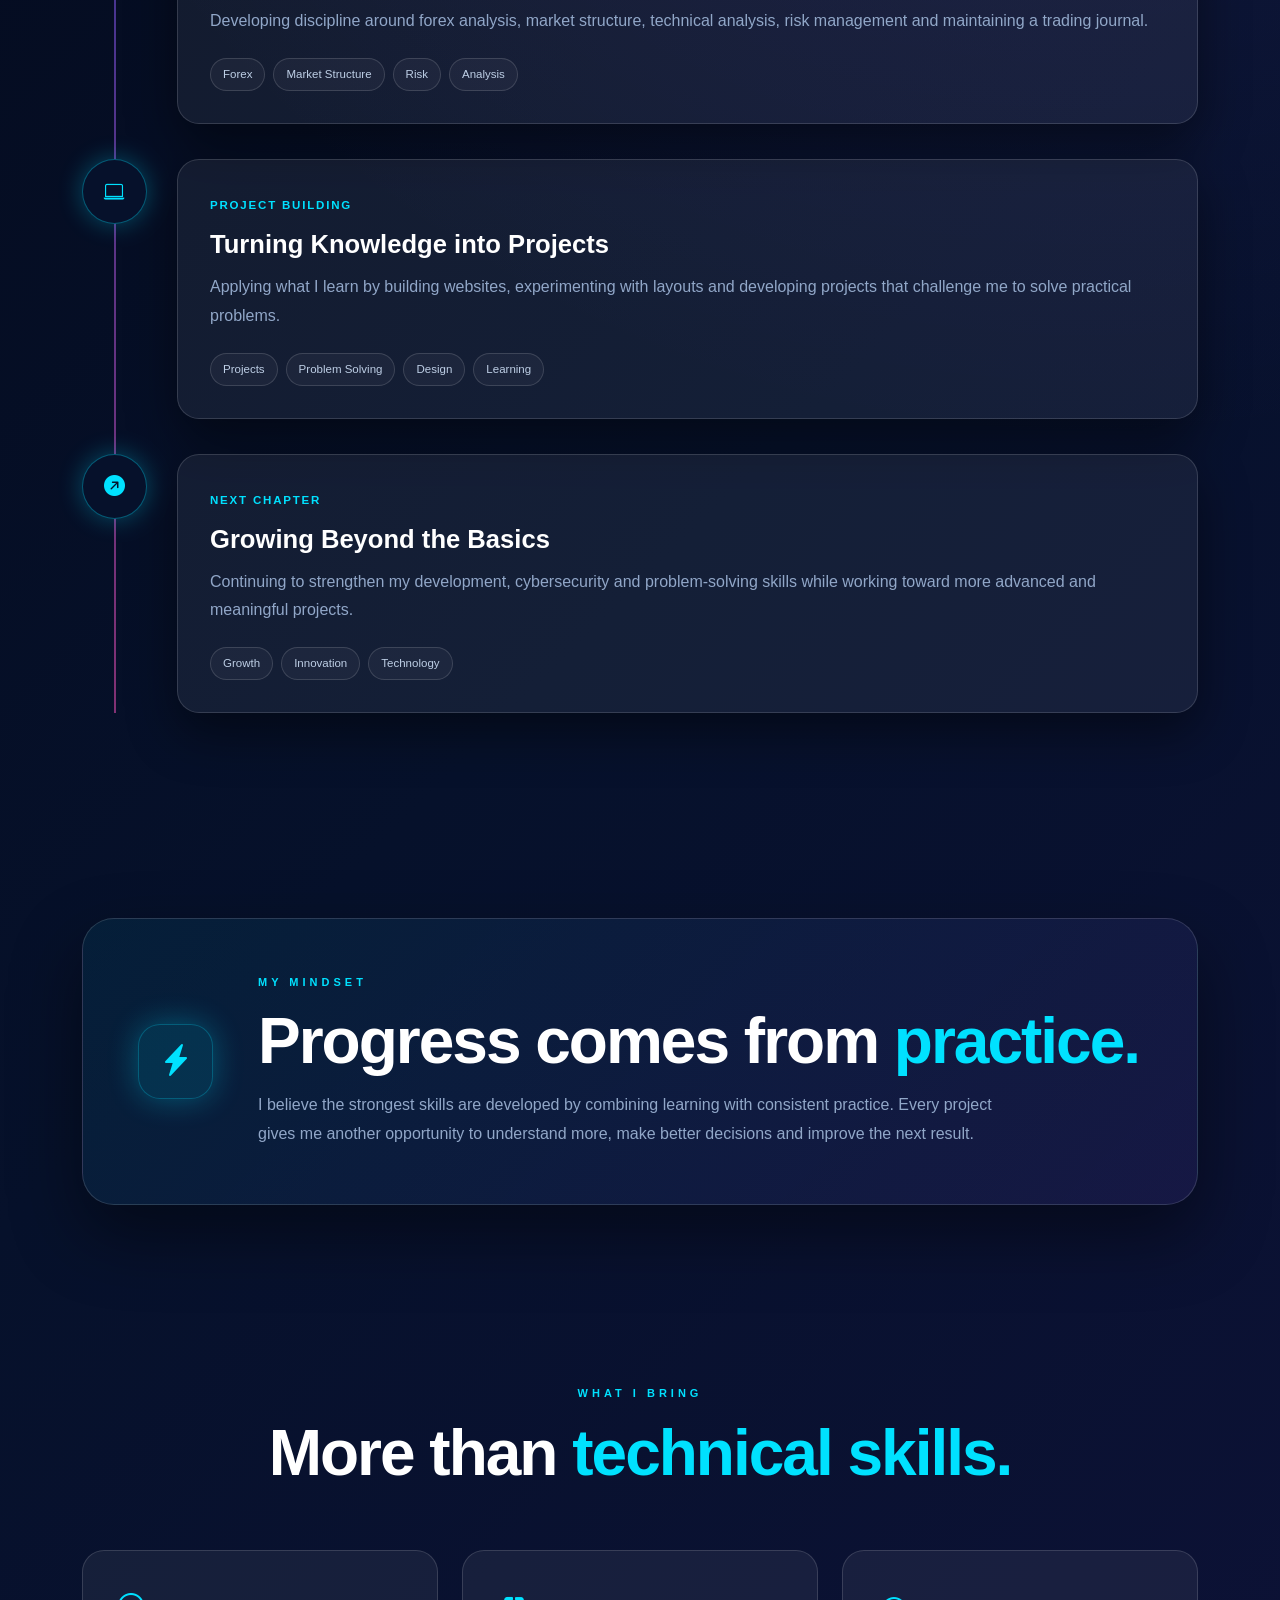
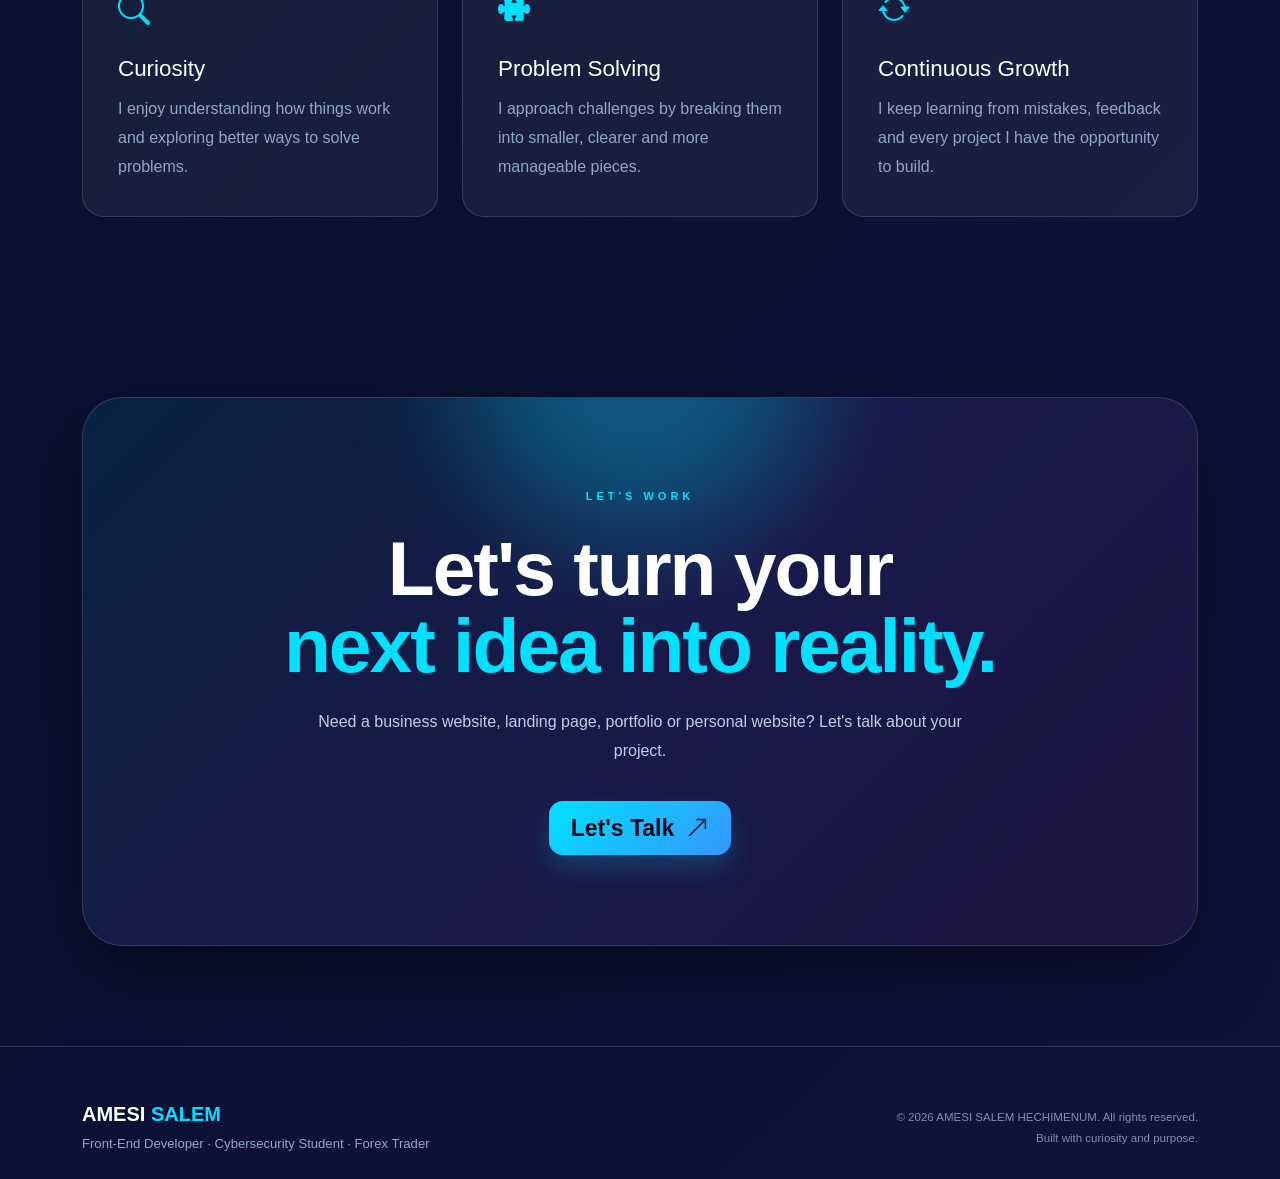
<file: experience.html>
<!DOCTYPE html>
<html lang="en">
<head>
    <meta charset="UTF-8">
    <meta name="viewport" content="width=device-width, initial-scale=1.0">
    <meta name="description" content="The learning journey of AMESI SALEM HECHIMENUM across front-end development, cybersecurity and forex trading.">
    <meta name="author" content="AMESI SALEM HECHIMENUM">
    <title>Experience | AMESI SALEM HECHIMENUM</title>

    <!-- Bootstrap -->
    <link href="https://cdn.jsdelivr.net/npm/bootstrap@5.3.3/dist/css/bootstrap.min.css" rel="stylesheet">
    <!-- Bootstrap Icons -->
    <link rel="stylesheet" href="https://cdn.jsdelivr.net/npm/bootstrap-icons@1.11.3/font/bootstrap-icons.min.css">
    <!-- CSS -->
    <link rel="stylesheet" href="css/style.css">
    <link rel="stylesheet" href="css/experience.css">
</head>
<body>

    <!-- PAGE LOADER -->
    <div class="page-loader" id="pageLoader">
        <div class="loader-content">
            <div class="loader-ring"></div>
            <p>AMESI</p>
        </div>
    </div>

    <!-- BACKGROUND -->
    <div class="aurora-background"></div>
    <div class="snow-container" id="snowContainer" aria-hidden="true"></div>

    <!-- FLOATING NAVIGATION -->
    <div class="floating-navigation" id="floatingNavigation">
        <div class="nav-label">
            <i class="bi bi-compass-fill"></i>
            <span>MENU</span>
        </div>

        <button type="button" class="nav-toggle" id="navToggle"
            aria-label="Open navigation" aria-expanded="false">
            <span class="nav-toggle-inner">
                <i class="bi bi-stars"></i>
            </span>
        </button>

        <div class="nav-menu" id="navMenu" aria-label="Main navigation">
            <a href="index.html" class="nav-item" data-page="home">
                <i class="bi bi-house-door-fill"></i>
                <span>Home</span>
            </a>
            <a href="about.html" class="nav-item" data-page="about">
                <i class="bi bi-person-fill"></i>
                <span>About</span>
            </a>
            <a href="skills.html" class="nav-item" data-page="skills">
                <i class="bi bi-lightning-charge-fill"></i>
                <span>Skills</span>
            </a>
            <a href="services.html" class="nav-item" data-page="services">
                <i class="bi bi-grid-1x2-fill"></i>
                <span>Services</span>
            </a>
            <a href="projects.html" class="nav-item" data-page="projects">
                <i class="bi bi-kanban-fill"></i>
                <span>Projects</span>
            </a>
            <a href="experience.html" class="nav-item active" data-page="experience" aria-current="page">
                <i class="bi bi-rocket-takeoff-fill"></i>
                <span>Experience</span>
            </a>
            <a href="education.html" class="nav-item" data-page="education">
                <i class="bi bi-mortarboard-fill"></i>
                <span>Education</span>
            </a>
            <a href="contact.html" class="nav-item" data-page="contact">
                <i class="bi bi-chat-dots-fill"></i>
                <span>Contact</span>
            </a>
        </div>
    </div>

    <!-- EXPERIENCE PAGE -->
    <main class="experience-page">

        <!-- HERO -->
        <section class="experience-hero section-space">
            <div class="container">
                <div class="experience-hero-content">
                    <div class="section-kicker">
                        <span></span>
                        MY JOURNEY
                        <span></span>
                    </div>

                    <h1>
                        Learning through
                        <span>real experience.</span>
                    </h1>

                    <p class="experience-hero-text">
                        My journey is built around learning, experimenting,
                        creating and constantly improving my understanding
                        of technology and digital products.
                    </p>

                    <div class="journey-badge">
                        <i class="bi bi-activity"></i>
                        <span>Still growing. Still building.</span>
                    </div>
                </div>
            </div>
        </section>

        <!-- EXPERIENCE TIMELINE -->
        <section class="experience-timeline section-space">
            <div class="container">
                <div class="section-heading">
                    <div class="section-kicker">
                        <span></span>
                        EXPERIENCE
                        <span></span>
                    </div>

                    <h2>
                        The journey
                        <span>so far.</span>
                    </h2>

                    <p>
                        Every stage has added something new to my technical
                        knowledge, creativity and problem-solving mindset.
                    </p>
                </div>

                <div class="timeline">

                    <!-- ITEM 01 -->
                    <article class="timeline-item">
                        <div class="timeline-marker">
                            <i class="bi bi-code-slash"></i>
                        </div>

                        <div class="timeline-content">
                            <span class="timeline-date">FRONT-END DEVELOPMENT</span>
                            <h3>Building for the Web</h3>
                            <p>
                                Developing practical knowledge in HTML,
                                CSS, JavaScript and Bootstrap while creating
                                responsive websites and interactive digital
                                experiences.
                            </p>
                            <div class="timeline-tags">
                                <span>HTML</span>
                                <span>CSS</span>
                                <span>JavaScript</span>
                                <span>Bootstrap</span>
                            </div>
                        </div>
                    </article>

                    <!-- ITEM 02 -->
                    <article class="timeline-item">
                        <div class="timeline-marker">
                            <i class="bi bi-shield-lock-fill"></i>
                        </div>

                        <div class="timeline-content">
                            <span class="timeline-date">CYBERSECURITY</span>
                            <h3>Understanding Digital Security</h3>
                            <p>
                                Studying cybersecurity concepts and
                                developing a stronger understanding of
                                networks, systems, web security and
                                responsible security practices.
                            </p>
                            <div class="timeline-tags">
                                <span>Security</span>
                                <span>Networks</span>
                                <span>Linux</span>
                                <span>Web Security</span>
                            </div>
                        </div>
                    </article>

                    <!-- ITEM 03 -->
                    <article class="timeline-item">
                        <div class="timeline-marker">
                            <i class="bi bi-graph-up-arrow"></i>
                        </div>

                        <div class="timeline-content">
                            <span class="timeline-date">SALEM FX</span>
                            <h3>Exploring Financial Markets</h3>
                            <p>
                                Developing discipline around forex analysis,
                                market structure, technical analysis,
                                risk management and maintaining a trading
                                journal.
                            </p>
                            <div class="timeline-tags">
                                <span>Forex</span>
                                <span>Market Structure</span>
                                <span>Risk</span>
                                <span>Analysis</span>
                            </div>
                        </div>
                    </article>

                    <!-- ITEM 04 -->
                    <article class="timeline-item">
                        <div class="timeline-marker">
                            <i class="bi bi-laptop"></i>
                        </div>

                        <div class="timeline-content">
                            <span class="timeline-date">PROJECT BUILDING</span>
                            <h3>Turning Knowledge into Projects</h3>
                            <p>
                                Applying what I learn by building websites,
                                experimenting with layouts and developing
                                projects that challenge me to solve
                                practical problems.
                            </p>
                            <div class="timeline-tags">
                                <span>Projects</span>
                                <span>Problem Solving</span>
                                <span>Design</span>
                                <span>Learning</span>
                            </div>
                        </div>
                    </article>

                    <!-- ITEM 05 -->
                    <article class="timeline-item">
                        <div class="timeline-marker">
                            <i class="bi bi-arrow-up-right-circle-fill"></i>
                        </div>

                        <div class="timeline-content">
                            <span class="timeline-date">NEXT CHAPTER</span>
                            <h3>Growing Beyond the Basics</h3>
                            <p>
                                Continuing to strengthen my development,
                                cybersecurity and problem-solving skills
                                while working toward more advanced and
                                meaningful projects.
                            </p>
                            <div class="timeline-tags">
                                <span>Growth</span>
                                <span>Innovation</span>
                                <span>Technology</span>
                            </div>
                        </div>
                    </article>

                </div>
            </div>
        </section>

        <!-- WORKING PHILOSOPHY -->
        <section class="experience-philosophy section-space">
            <div class="container">
                <div class="philosophy-card">
                    <div class="philosophy-icon">
                        <i class="bi bi-lightning-charge-fill"></i>
                    </div>

                    <div class="philosophy-content">
                        <div class="section-kicker">
                            <span></span>
                            MY MINDSET
                            <span></span>
                        </div>

                        <h2>
                            Progress comes from
                            <span>practice.</span>
                        </h2>

                        <p>
                            I believe the strongest skills are developed
                            by combining learning with consistent practice.
                            Every project gives me another opportunity to
                            understand more, make better decisions and
                            improve the next result.
                        </p>
                    </div>
                </div>
            </div>
        </section>

        <!-- STRENGTHS -->
        <section class="experience-strengths section-space">
            <div class="container">
                <div class="section-heading">
                    <div class="section-kicker">
                        <span></span>
                        WHAT I BRING
                        <span></span>
                    </div>

                    <h2>
                        More than
                        <span>technical skills.</span>
                    </h2>
                </div>

                <div class="row g-4">
                    <div class="col-lg-4 col-md-6">
                        <div class="strength-card">
                            <i class="bi bi-search"></i>
                            <h3>Curiosity</h3>
                            <p>
                                I enjoy understanding how things work and
                                exploring better ways to solve problems.
                            </p>
                        </div>
                    </div>

                    <div class="col-lg-4 col-md-6">
                        <div class="strength-card">
                            <i class="bi bi-puzzle-fill"></i>
                            <h3>Problem Solving</h3>
                            <p>
                                I approach challenges by breaking them into
                                smaller, clearer and more manageable pieces.
                            </p>
                        </div>
                    </div>

                    <div class="col-lg-4 col-md-12">
                        <div class="strength-card">
                            <i class="bi bi-arrow-repeat"></i>
                            <h3>Continuous Growth</h3>
                            <p>
                                I keep learning from mistakes, feedback and
                                every project I have the opportunity to build.
                            </p>
                        </div>
                    </div>
                </div>
            </div>
        </section>

        <!-- CTA -->
        <section class="experience-cta section-space">
            <div class="container">
                <div class="cta-box">
                    <div class="cta-glow"></div>

                    <div class="section-kicker">
                        <span></span>
                        LET'S WORK
                        <span></span>
                    </div>

                    <h2>
                        Let's turn your
                        <span>next idea into reality.</span>
                    </h2>

                    <p>
                        Need a business website, landing page, portfolio
                        or personal website? Let's talk about your project.
                    </p>

                    <a href="contact.html" class="primary-button page-link">
                        <span>Let's Talk</span>
                        <i class="bi bi-arrow-up-right"></i>
                    </a>
                </div>
            </div>
        </section>

    </main>

    <!-- FOOTER -->
    <footer class="site-footer">
        <div class="container">
            <div class="footer-content">
                <div class="footer-brand">
                    <h3>AMESI <span>SALEM</span></h3>
                    <p>
                        Front-End Developer · Cybersecurity Student ·
                        Forex Trader
                    </p>
                </div>

                <div class="footer-bottom">
                    <p>© 2026 AMESI SALEM HECHIMENUM. All rights reserved.</p>
                    <p>Built with curiosity and purpose.</p>
                </div>
            </div>
        </div>
    </footer>

    <!-- PAGE TRANSITION -->
    <div class="page-transition" id="pageTransition"></div>

    <!-- JAVASCRIPT -->
    <script src="https://cdn.jsdelivr.net/npm/bootstrap@5.3.3/dist/js/bootstrap.bundle.min.js"></script>
    <script src="javascript/store.js"></script>
    <script src="javascript/script.js"></script>

</body>
</html>
</file>
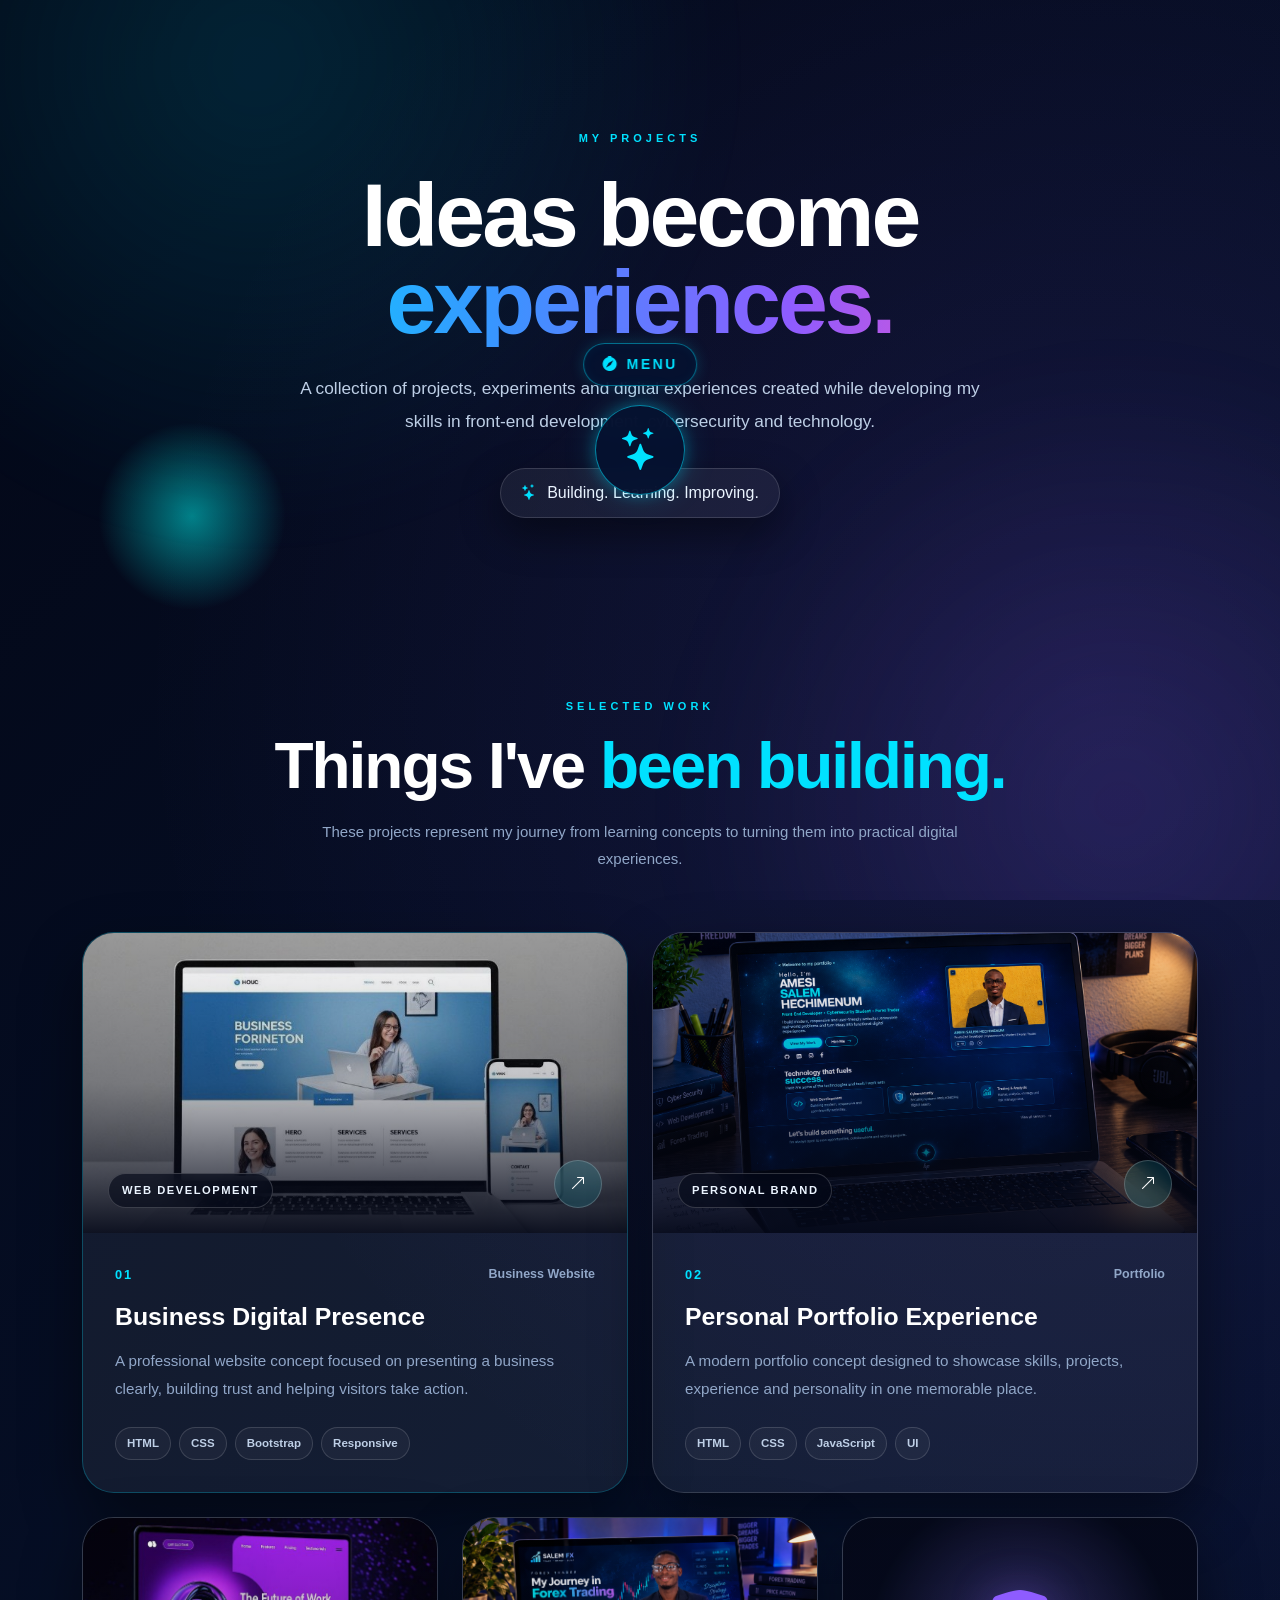
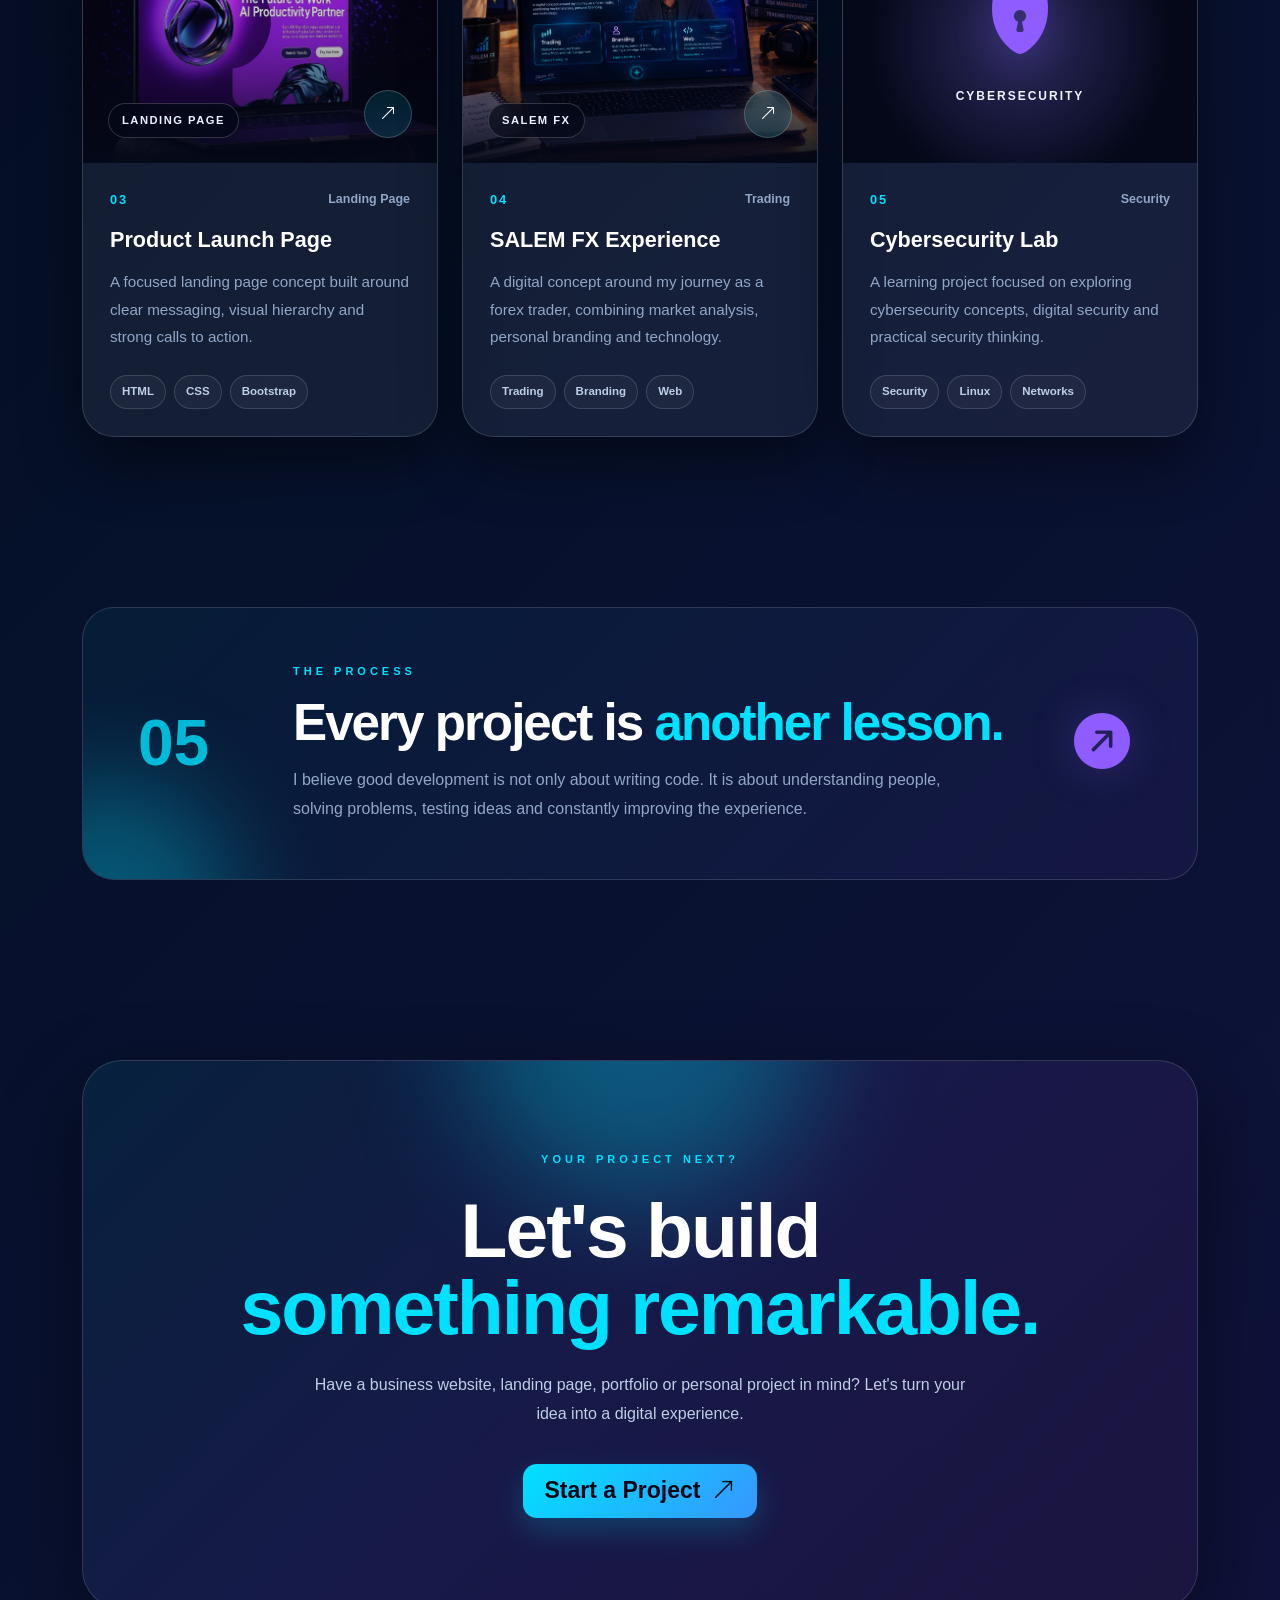
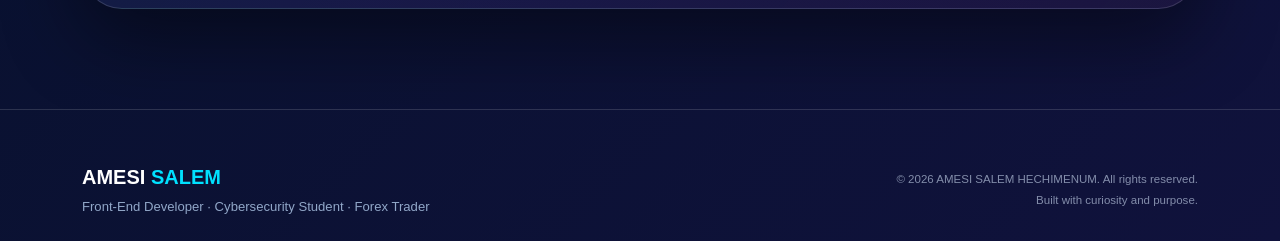
<file: projects.html>
<!DOCTYPE html>
<html lang="en">
<head>
    <meta charset="UTF-8">
    <meta name="viewport" content="width=device-width, initial-scale=1.0">
    <meta name="description" content="A showcase of front-end development, cybersecurity and forex-related projects by AMESI SALEM HECHIMENUM.">
    <meta name="author" content="AMESI SALEM HECHIMENUM">
    <title>Projects | AMESI SALEM HECHIMENUM</title>
    <link href="https://cdn.jsdelivr.net/npm/bootstrap@5.3.3/dist/css/bootstrap.min.css" rel="stylesheet">
    <link rel="stylesheet" href="https://cdn.jsdelivr.net/npm/bootstrap-icons@1.11.3/font/bootstrap-icons.min.css">
    <link rel="stylesheet" href="css/style.css">
    <link rel="stylesheet" href="css/projects.css">
</head>
<body>

    <!-- PAGE LOADER -->
    <div class="page-loader" id="pageLoader">
        <div class="loader-content">
            <div class="loader-ring"></div>
            <p>AMESI</p>
        </div>
    </div>

    <!-- AURORA BACKGROUND -->
    <div class="aurora-background"></div>

    <!-- FALLING SNOW -->
    <div class="snow-container" id="snowContainer" aria-hidden="true"></div>

    <!-- FLOATING NAVIGATION -->
    <div class="floating-navigation" id="floatingNavigation">
        <div class="nav-label">
            <i class="bi bi-compass-fill"></i>
            <span>MENU</span>
        </div>

        <button type="button" class="nav-toggle" id="navToggle" aria-label="Open navigation" aria-expanded="false">
            <span class="nav-toggle-inner">
                <i class="bi bi-stars"></i>
            </span>
        </button>

        <div class="nav-menu" id="navMenu" aria-label="Main navigation">
            <a href="index.html" class="nav-item" data-page="home">
                <i class="bi bi-house-door-fill"></i>
                <span>Home</span>
            </a>
            <a href="about.html" class="nav-item" data-page="about">
                <i class="bi bi-person-fill"></i>
                <span>About</span>
            </a>
            <a href="skills.html" class="nav-item" data-page="skills">
                <i class="bi bi-lightning-charge-fill"></i>
                <span>Skills</span>
            </a>
            <a href="services.html" class="nav-item" data-page="services">
                <i class="bi bi-grid-1x2-fill"></i>
                <span>Services</span>
            </a>
            <a href="projects.html" class="nav-item active" data-page="projects" aria-current="page">
                <i class="bi bi-kanban-fill"></i>
                <span>Projects</span>
            </a>
            <a href="experience.html" class="nav-item" data-page="experience">
                <i class="bi bi-rocket-takeoff-fill"></i>
                <span>Experience</span>
            </a>
            <a href="education.html" class="nav-item" data-page="education">
                <i class="bi bi-mortarboard-fill"></i>
                <span>Education</span>
            </a>
            <a href="contact.html" class="nav-item" data-page="contact">
                <i class="bi bi-chat-dots-fill"></i>
                <span>Contact</span>
            </a>
        </div>
    </div>

    <!-- PROJECTS PAGE -->
    <main class="projects-page">

        <!-- HERO -->
        <section class="projects-hero section-space">
            <div class="container">
                <div class="projects-hero-content">
                    <div class="section-kicker">
                        <span></span>
                        MY PROJECTS
                        <span></span>
                    </div>

                    <h1>
                        Ideas become
                        <span>experiences.</span>
                    </h1>

                    <p class="projects-hero-text">
                        A collection of projects, experiments and digital
                        experiences created while developing my skills in
                        front-end development, cybersecurity and technology.
                    </p>

                    <div class="project-count">
                        <i class="bi bi-stars"></i>
                        <span>Building. Learning. Improving.</span>
                    </div>
                </div>
            </div>
        </section>

        <!-- PROJECT SHOWCASE -->
        <section class="project-showcase section-space">
            <div class="container">
                <div class="section-heading">
                    <div class="section-kicker">
                        <span></span>
                        SELECTED WORK
                        <span></span>
                    </div>

                    <h2>
                        Things I've
                        <span>been building.</span>
                    </h2>

                    <p>
                        These projects represent my journey from learning
                        concepts to turning them into practical digital
                        experiences.
                    </p>
                </div>

                <div class="row g-4" id="projectGrid">

                    <!-- PROJECT 01 -->
                    <div class="col-lg-6">
                        <article class="project-card featured-project">
                            <div class="project-image">
                                <img src="images/project1.jpg" alt="Business website project" loading="lazy">
                                <div class="project-overlay">
                                    <span>WEB DEVELOPMENT</span>
                                    <a href="contact.html" class="project-view page-link" aria-label="Discuss this project">
                                        <i class="bi bi-arrow-up-right"></i>
                                    </a>
                                </div>
                            </div>

                            <div class="project-content">
                                <div class="project-meta">
                                    <span>01</span>
                                    <span>Business Website</span>
                                </div>

                                <h3>Business Digital Presence</h3>

                                <p>
                                    A professional website concept focused
                                    on presenting a business clearly,
                                    building trust and helping visitors
                                    take action.
                                </p>

                                <div class="project-tags">
                                    <span>HTML</span>
                                    <span>CSS</span>
                                    <span>Bootstrap</span>
                                    <span>Responsive</span>
                                </div>
                            </div>
                        </article>
                    </div>

                    <!-- PROJECT 02 -->
                    <div class="col-lg-6">
                        <article class="project-card">
                            <div class="project-image">
                                <img src="images/project2.jpg" alt="Portfolio website project" loading="lazy">
                                <div class="project-overlay">
                                    <span>PERSONAL BRAND</span>
                                    <a href="contact.html" class="project-view page-link" aria-label="Discuss this project">
                                        <i class="bi bi-arrow-up-right"></i>
                                    </a>
                                </div>
                            </div>

                            <div class="project-content">
                                <div class="project-meta">
                                    <span>02</span>
                                    <span>Portfolio</span>
                                </div>

                                <h3>Personal Portfolio Experience</h3>

                                <p>
                                    A modern portfolio concept designed to
                                    showcase skills, projects, experience
                                    and personality in one memorable place.
                                </p>

                                <div class="project-tags">
                                    <span>HTML</span>
                                    <span>CSS</span>
                                    <span>JavaScript</span>
                                    <span>UI</span>
                                </div>
                            </div>
                        </article>
                    </div>

                    <!-- PROJECT 03 -->
                    <div class="col-lg-4">
                        <article class="project-card">
                            <div class="project-image">
                                <img src="images/project3.jpg" alt="Landing page project" loading="lazy">
                                <div class="project-overlay">
                                    <span>LANDING PAGE</span>
                                    <a href="contact.html" class="project-view page-link" aria-label="Discuss this project">
                                        <i class="bi bi-arrow-up-right"></i>
                                    </a>
                                </div>
                            </div>

                            <div class="project-content">
                                <div class="project-meta">
                                    <span>03</span>
                                    <span>Landing Page</span>
                                </div>

                                <h3>Product Launch Page</h3>

                                <p>
                                    A focused landing page concept built
                                    around clear messaging, visual hierarchy
                                    and strong calls to action.
                                </p>

                                <div class="project-tags">
                                    <span>HTML</span>
                                    <span>CSS</span>
                                    <span>Bootstrap</span>
                                </div>
                            </div>
                        </article>
                    </div>

                    <!-- PROJECT 04 -->
                    <div class="col-lg-4">
                        <article class="project-card">
                            <div class="project-image">
                                <img src="images/project4.jpg" alt="Forex website project" loading="lazy">
                                <div class="project-overlay">
                                    <span>SALEM FX</span>
                                    <a href="contact.html" class="project-view page-link" aria-label="Discuss this project">
                                        <i class="bi bi-arrow-up-right"></i>
                                    </a>
                                </div>
                            </div>

                            <div class="project-content">
                                <div class="project-meta">
                                    <span>04</span>
                                    <span>Trading</span>
                                </div>

                                <h3>SALEM FX Experience</h3>

                                <p>
                                    A digital concept around my journey as
                                    a forex trader, combining market analysis,
                                    personal branding and technology.
                                </p>

                                <div class="project-tags">
                                    <span>Trading</span>
                                    <span>Branding</span>
                                    <span>Web</span>
                                </div>
                            </div>
                        </article>
                    </div>

                    <!-- PROJECT 05 -->
                    <div class="col-lg-4">
                        <article class="project-card">
                            <div class="project-image project-placeholder">
                                <div class="placeholder-content">
                                    <i class="bi bi-shield-lock-fill"></i>
                                    <span>CYBERSECURITY</span>
                                </div>
                            </div>

                            <div class="project-content">
                                <div class="project-meta">
                                    <span>05</span>
                                    <span>Security</span>
                                </div>

                                <h3>Cybersecurity Lab</h3>

                                <p>
                                    A learning project focused on exploring
                                    cybersecurity concepts, digital security
                                    and practical security thinking.
                                </p>

                                <div class="project-tags">
                                    <span>Security</span>
                                    <span>Linux</span>
                                    <span>Networks</span>
                                </div>
                            </div>
                        </article>
                    </div>

                </div>
            </div>
        </section>

        <!-- PROJECT PHILOSOPHY -->
        <section class="project-philosophy section-space">
            <div class="container">
                <div class="philosophy-wrapper">
                    <div class="philosophy-number">05</div>

                    <div class="philosophy-content">
                        <div class="section-kicker">
                            <span></span>
                            THE PROCESS
                            <span></span>
                        </div>

                        <h2>
                            Every project is
                            <span>another lesson.</span>
                        </h2>

                        <p>
                            I believe good development is not only about
                            writing code. It is about understanding people,
                            solving problems, testing ideas and constantly
                            improving the experience.
                        </p>
                    </div>

                    <div class="philosophy-icon">
                        <i class="bi bi-arrow-up-right-circle-fill"></i>
                    </div>
                </div>
            </div>
        </section>

        <!-- PROJECT CTA -->
        <section class="projects-cta section-space">
            <div class="container">
                <div class="cta-box">
                    <div class="cta-glow"></div>

                    <div class="section-kicker">
                        <span></span>
                        YOUR PROJECT NEXT?
                        <span></span>
                    </div>

                    <h2>
                        Let's build <span>something remarkable.</span>
                    </h2>

                    <p>
                        Have a business website, landing page, portfolio
                        or personal project in mind? Let's turn your idea
                        into a digital experience.
                    </p>

                    <a href="contact.html" class="primary-button page-link">
                        <span>Start a Project</span>
                        <i class="bi bi-arrow-up-right"></i>
                    </a>
                </div>
            </div>
        </section>

    </main>

    <!-- FOOTER -->
    <footer class="site-footer">
        <div class="container">
            <div class="footer-content">
                <div class="footer-brand">
                    <h3>AMESI <span>SALEM</span></h3>
                    <p>Front-End Developer · Cybersecurity Student · Forex Trader</p>
                </div>

                <div class="footer-bottom">
                    <p>© 2026 AMESI SALEM HECHIMENUM. All rights reserved.</p>
                    <p>Built with curiosity and purpose.</p>
                </div>
            </div>
        </div>
    </footer>

    <!-- PAGE TRANSITION -->
    <div class="page-transition" id="pageTransition"></div>

    <!-- BOOTSTRAP JS -->
    <script src="https://cdn.jsdelivr.net/npm/bootstrap@5.3.3/dist/js/bootstrap.bundle.min.js"></script>

    <!-- MAIN JAVASCRIPT -->
    <script src="javascript/store.js"></script>
    <script src="javascript/script.js"></script>

</body>
</html>
</file>
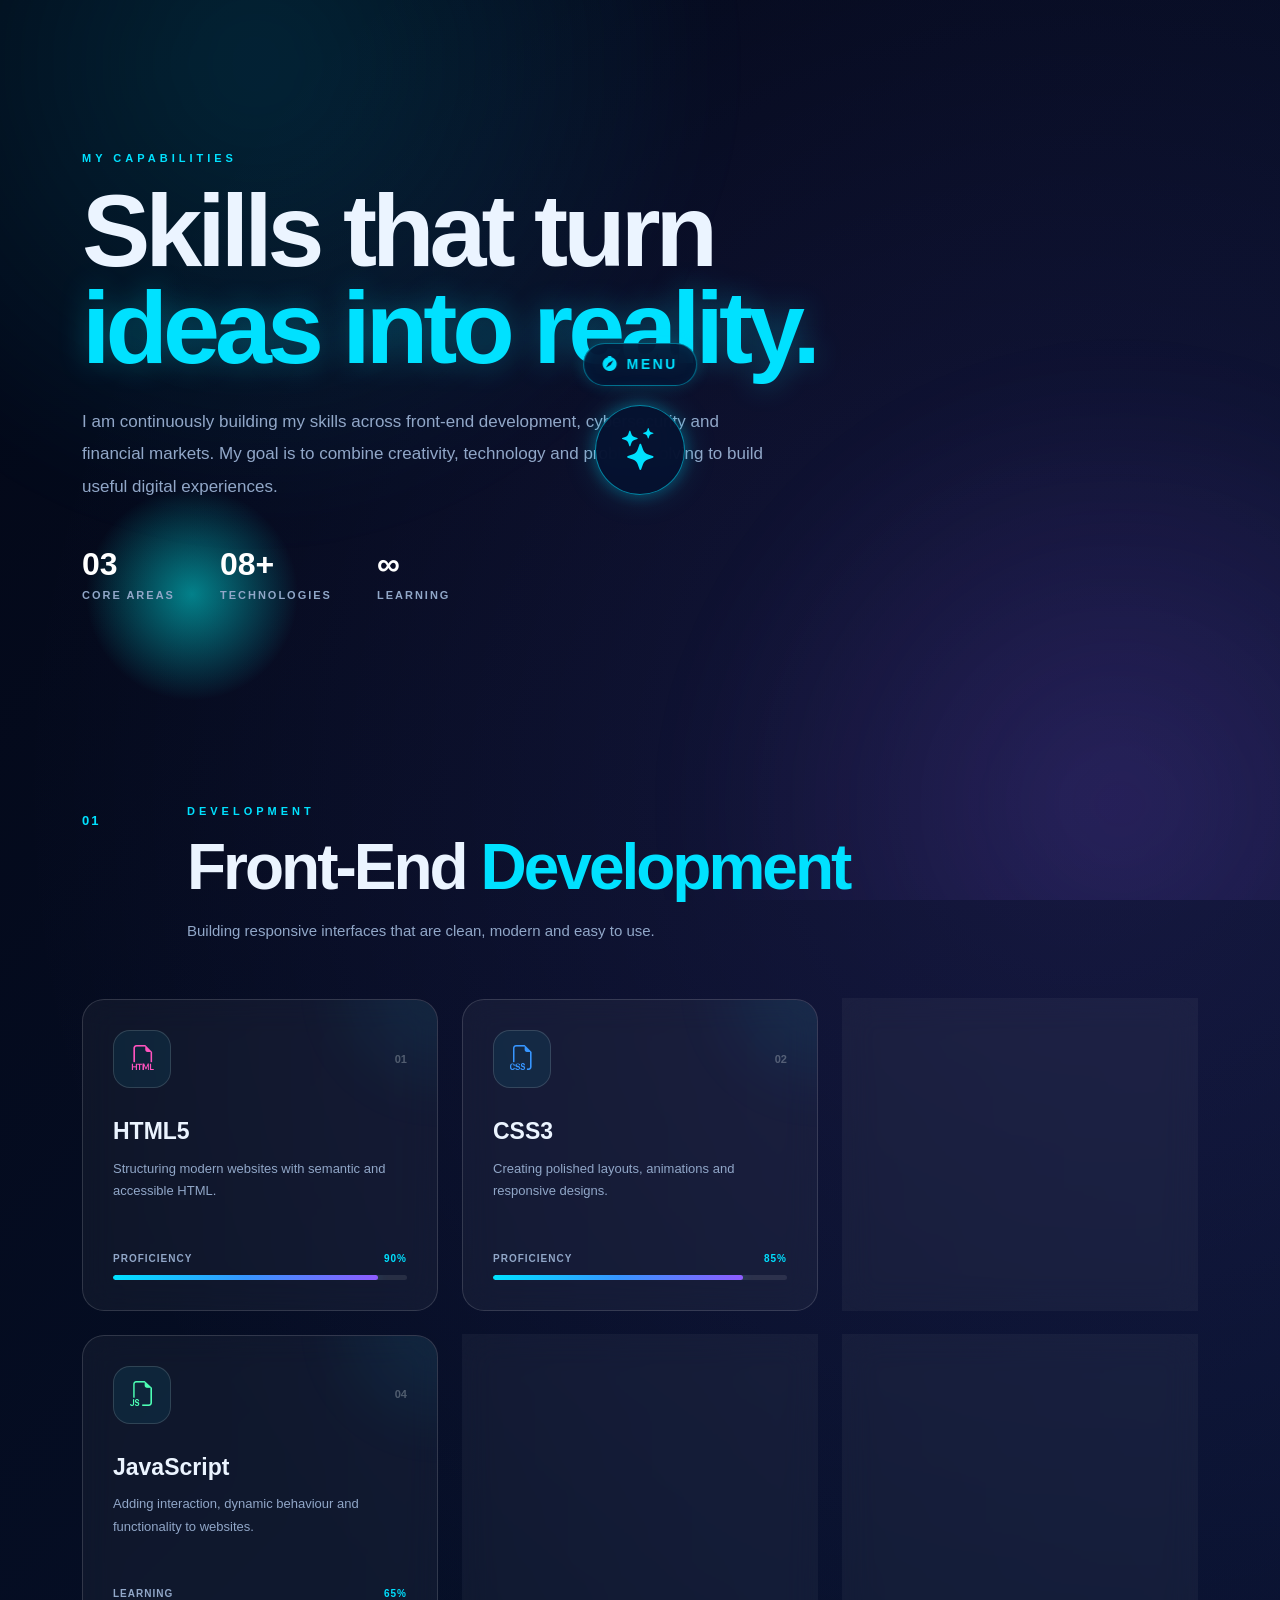
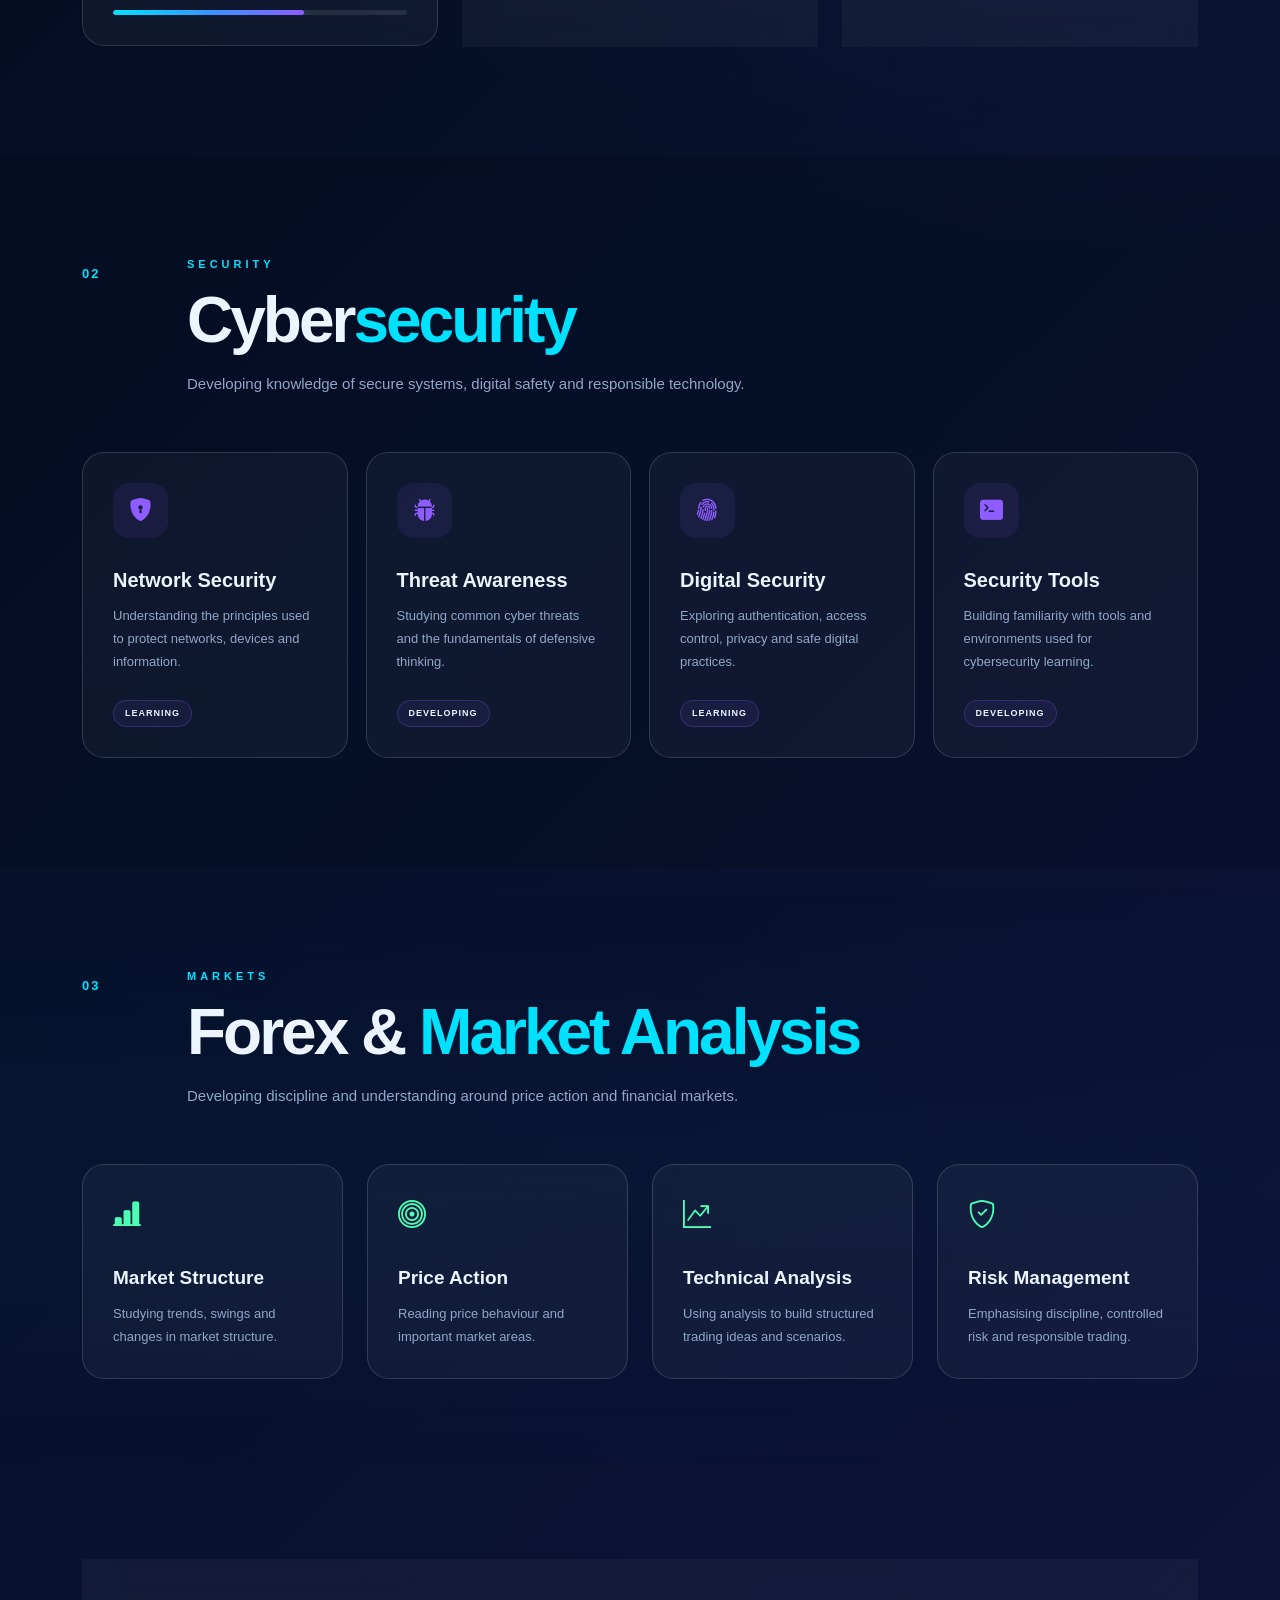
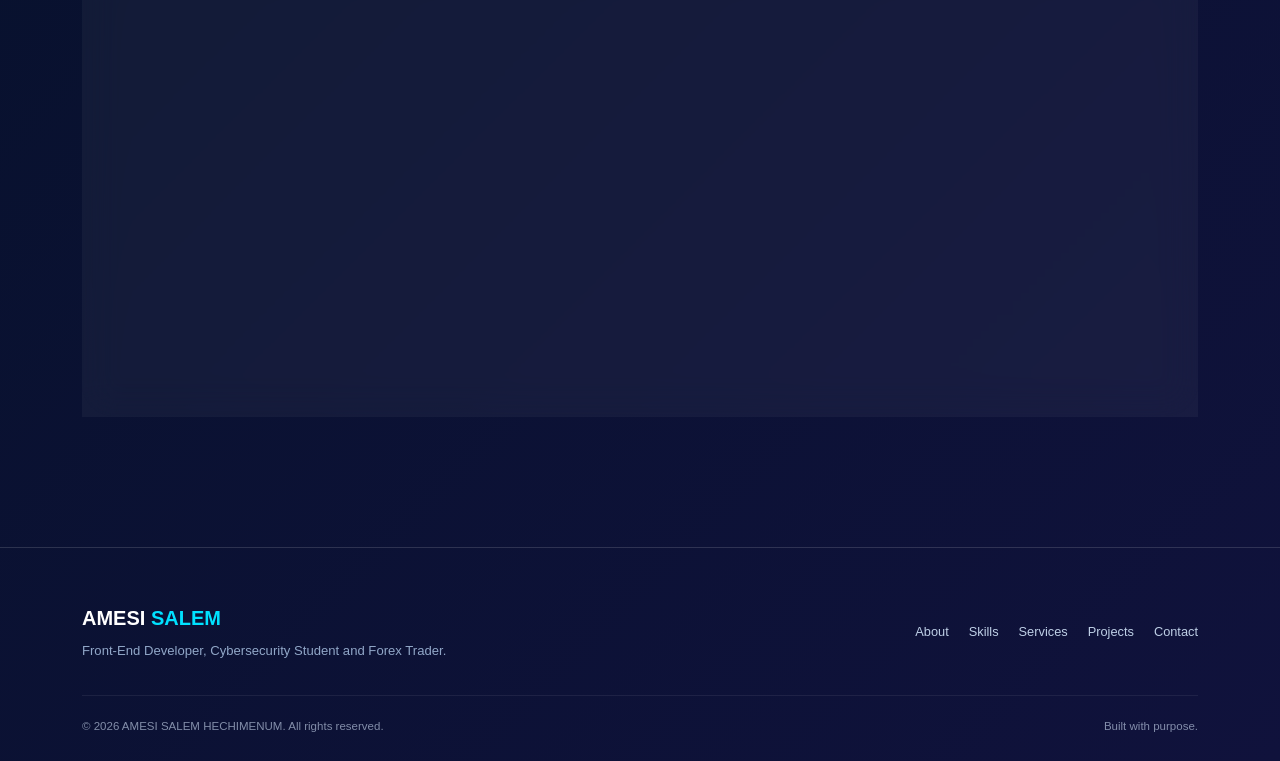
<file: skills.html>
<!DOCTYPE html>
<html lang="en">
<head>
    <meta charset="UTF-8">
    <meta name="viewport" content="width=device-width, initial-scale=1.0">
    <meta name="description" content="AMESI SALEM HECHIMENUM — Front-End Development, Cybersecurity and Forex skills.">
    <meta name="author" content="AMESI SALEM HECHIMENUM">
    <title>Skills | AMESI SALEM HECHIMENUM</title>

    <!-- Stylesheets -->
    <link href="https://cdn.jsdelivr.net/npm/bootstrap@5.3.3/dist/css/bootstrap.min.css" rel="stylesheet">
    <link rel="stylesheet" href="https://cdn.jsdelivr.net/npm/bootstrap-icons@1.11.3/font/bootstrap-icons.min.css">
    <link rel="stylesheet" href="css/style.css">
    <link rel="stylesheet" href="css/skills.css">
</head>

<body>

    <!-- Page Loader -->
    <div class="page-loader" id="pageLoader">
        <div class="loader-content">
            <div class="loader-ring"></div>
            <p>AMESI</p>
        </div>
    </div>

    <!-- Background -->
    <div class="aurora-background"></div>
    <div class="snow-container" id="snowContainer" aria-hidden="true"></div>

    <!-- Floating Navigation -->
    <div class="floating-navigation" id="floatingNavigation">
        <div class="nav-label">
            <i class="bi bi-compass-fill"></i>
            <span>MENU</span>
        </div>

        <button type="button" class="nav-toggle" id="navToggle" aria-label="Open navigation" aria-expanded="false">
            <span class="nav-toggle-inner">
                <i class="bi bi-stars"></i>
            </span>
        </button>

        <div class="nav-menu" id="navMenu">
            <a href="index.html" class="nav-item" data-page="home"><i class="bi bi-house-door-fill"></i><span>Home</span></a>
            <a href="about.html" class="nav-item" data-page="about"><i class="bi bi-person-fill"></i><span>About</span></a>
            <a href="skills.html" class="nav-item active" data-page="skills"><i class="bi bi-lightning-charge-fill"></i><span>Skills</span></a>
            <a href="services.html" class="nav-item" data-page="services"><i class="bi bi-grid-1x2-fill"></i><span>Services</span></a>
            <a href="projects.html" class="nav-item" data-page="projects"><i class="bi bi-kanban-fill"></i><span>Projects</span></a>
            <a href="experience.html" class="nav-item" data-page="experience"><i class="bi bi-rocket-takeoff-fill"></i><span>Experience</span></a>
            <a href="education.html" class="nav-item" data-page="education"><i class="bi bi-mortarboard-fill"></i><span>Education</span></a>
            <a href="contact.html" class="nav-item" data-page="contact"><i class="bi bi-chat-dots-fill"></i><span>Contact</span></a>
        </div>
    </div>

    <!-- Main Content -->
    <main>

        <!-- Hero Section -->
        <section class="skills-hero">
            <div class="container">
                <div class="skills-hero-content">
                    <span class="section-kicker">MY CAPABILITIES</span>
                    <h1>Skills that turn <span>ideas into reality.</span></h1>
                    <p>I am continuously building my skills across front-end development, cybersecurity and financial markets. My goal is to combine creativity, technology and problem-solving to build useful digital experiences.</p>

                    <div class="skills-hero-meta">
                        <div>
                            <span class="meta-number">03</span>
                            <span class="meta-text">Core Areas</span>
                        </div>
                        <div>
                            <span class="meta-number">08+</span>
                            <span class="meta-text">Technologies</span>
                        </div>
                        <div>
                            <span class="meta-number">∞</span>
                            <span class="meta-text">Learning</span>
                        </div>
                    </div>
                </div>
            </div>
        </section>

        <!-- Development Skills -->
        <section class="skill-category-section">
            <div class="container">
                <div class="category-heading">
                    <div class="category-number">01</div>
                    <div>
                        <span class="section-kicker">DEVELOPMENT</span>
                        <h2>Front-End <span>Development</span></h2>
                        <p>Building responsive interfaces that are clean, modern and easy to use.</p>
                    </div>
                </div>

                <div class="row g-4">
                    <!-- HTML5 -->
                    <div class="col-md-6 col-lg-4">
                        <article class="skill-card">
                            <div class="skill-card-top">
                                <div class="skill-icon html-icon"><i class="bi bi-filetype-html"></i></div>
                                <span>01</span>
                            </div>
                            <h3>HTML5</h3>
                            <p>Structuring modern websites with semantic and accessible HTML.</p>
                            <div class="skill-progress">
                                <div class="skill-progress-info">
                                    <span>Proficiency</span>
                                    <strong>90%</strong>
                                </div>
                                <div class="progress-track"><span style="width: 90%;"></span></div>
                            </div>
                        </article>
                    </div>

                    <!-- CSS3 -->
                    <div class="col-md-6 col-lg-4">
                        <article class="skill-card">
                            <div class="skill-card-top">
                                <div class="skill-icon css-icon"><i class="bi bi-filetype-css"></i></div>
                                <span>02</span>
                            </div>
                            <h3>CSS3</h3>
                            <p>Creating polished layouts, animations and responsive designs.</p>
                            <div class="skill-progress">
                                <div class="skill-progress-info">
                                    <span>Proficiency</span>
                                    <strong>85%</strong>
                                </div>
                                <div class="progress-track"><span style="width: 85%;"></span></div>
                            </div>
                        </article>
                    </div>

                    <!-- Bootstrap -->
                    <div class="col-md-6 col-lg-4">
                        <article class="skill-card">
                            <div class="skill-card-top">
                                <div class="skill-icon bootstrap-icon"><i class="bi bi-bootstrap-fill"></i></div>
                                <span>03</span>
                            </div>
                            <h3>Bootstrap</h3>
                            <p>Developing responsive interfaces efficiently with modern components.</p>
                            <div class="skill-progress">
                                <div class="skill-progress-info">
                                    <span>Proficiency</span>
                                    <strong>80%</strong>
                                </div>
                                <div class="progress-track"><span style="width: 80%;"></span></div>
                            </div>
                        </article>
                    </div>

                    <!-- JavaScript -->
                    <div class="col-md-6 col-lg-4">
                        <article class="skill-card">
                            <div class="skill-card-top">
                                <div class="skill-icon js-icon"><i class="bi bi-filetype-js"></i></div>
                                <span>04</span>
                            </div>
                            <h3>JavaScript</h3>
                            <p>Adding interaction, dynamic behaviour and functionality to websites.</p>
                            <div class="skill-progress">
                                <div class="skill-progress-info">
                                    <span>Learning</span>
                                    <strong>65%</strong>
                                </div>
                                <div class="progress-track"><span style="width: 65%;"></span></div>
                            </div>
                        </article>
                    </div>

                    <!-- Responsive Design -->
                    <div class="col-md-6 col-lg-4">
                        <article class="skill-card">
                            <div class="skill-card-top">
                                <div class="skill-icon responsive-icon"><i class="bi bi-phone"></i></div>
                                <span>05</span>
                            </div>
                            <h3>Responsive Design</h3>
                            <p>Making websites adapt beautifully to phones, tablets and desktops.</p>
                            <div class="skill-progress">
                                <div class="skill-progress-info">
                                    <span>Proficiency</span>
                                    <strong>88%</strong>
                                </div>
                                <div class="progress-track"><span style="width: 88%;"></span></div>
                            </div>
                        </article>
                    </div>

                    <!-- UI Design -->
                    <div class="col-md-6 col-lg-4">
                        <article class="skill-card">
                            <div class="skill-card-top">
                                <div class="skill-icon ui-icon"><i class="bi bi-palette-fill"></i></div>
                                <span>06</span>
                            </div>
                            <h3>UI Design</h3>
                            <p>Creating visual systems with clear hierarchy, spacing and usability.</p>
                            <div class="skill-progress">
                                <div class="skill-progress-info">
                                    <span>Learning</span>
                                    <strong>75%</strong>
                                </div>
                                <div class="progress-track"><span style="width: 75%;"></span></div>
                            </div>
                        </article>
                    </div>
                </div>
            </div>
        </section>

        <!-- Cybersecurity -->
        <section class="cyber-section">
            <div class="container">
                <div class="category-heading">
                    <div class="category-number">02</div>
                    <div>
                        <span class="section-kicker">SECURITY</span>
                        <h2>Cyber<span>security</span></h2>
                        <p>Developing knowledge of secure systems, digital safety and responsible technology.</p>
                    </div>
                </div>

                <div class="cyber-grid">
                    <article class="cyber-card">
                        <div class="cyber-icon"><i class="bi bi-shield-lock-fill"></i></div>
                        <h3>Network Security</h3>
                        <p>Understanding the principles used to protect networks, devices and information.</p>
                        <span class="skill-tag">Learning</span>
                    </article>

                    <article class="cyber-card">
                        <div class="cyber-icon"><i class="bi bi-bug-fill"></i></div>
                        <h3>Threat Awareness</h3>
                        <p>Studying common cyber threats and the fundamentals of defensive thinking.</p>
                        <span class="skill-tag">Developing</span>
                    </article>

                    <article class="cyber-card">
                        <div class="cyber-icon"><i class="bi bi-fingerprint"></i></div>
                        <h3>Digital Security</h3>
                        <p>Exploring authentication, access control, privacy and safe digital practices.</p>
                        <span class="skill-tag">Learning</span>
                    </article>

                    <article class="cyber-card">
                        <div class="cyber-icon"><i class="bi bi-terminal-fill"></i></div>
                        <h3>Security Tools</h3>
                        <p>Building familiarity with tools and environments used for cybersecurity learning.</p>
                        <span class="skill-tag">Developing</span>
                    </article>
                </div>
            </div>
        </section>

        <!-- Forex & Markets -->
        <section class="forex-section">
            <div class="container">
                <div class="category-heading">
                    <div class="category-number">03</div>
                    <div>
                        <span class="section-kicker">MARKETS</span>
                        <h2>Forex & <span>Market Analysis</span></h2>
                        <p>Developing discipline and understanding around price action and financial markets.</p>
                    </div>
                </div>

                <div class="row g-4">
                    <div class="col-md-6 col-lg-3">
                        <article class="market-card">
                            <i class="bi bi-bar-chart-line-fill"></i>
                            <h3>Market Structure</h3>
                            <p>Studying trends, swings and changes in market structure.</p>
                        </article>
                    </div>

                    <div class="col-md-6 col-lg-3">
                        <article class="market-card">
                            <i class="bi bi-bullseye"></i>
                            <h3>Price Action</h3>
                            <p>Reading price behaviour and important market areas.</p>
                        </article>
                    </div>

                    <div class="col-md-6 col-lg-3">
                        <article class="market-card">
                            <i class="bi bi-graph-up-arrow"></i>
                            <h3>Technical Analysis</h3>
                            <p>Using analysis to build structured trading ideas and scenarios.</p>
                        </article>
                    </div>

                    <div class="col-md-6 col-lg-3">
                        <article class="market-card">
                            <i class="bi bi-shield-check"></i>
                            <h3>Risk Management</h3>
                            <p>Emphasising discipline, controlled risk and responsible trading.</p>
                        </article>
                    </div>
                </div>
            </div>
        </section>

        <!-- Learning Section -->
        <section class="learning-section">
            <div class="container">
                <div class="learning-card">
                    <div class="learning-content">
                        <span class="section-kicker">ALWAYS LEARNING</span>
                        <h2>The goal is not to <span>know everything.</span></h2>
                        <p>Technology changes constantly. I am focused on learning, practising and improving one skill at a time.</p>
                        <a href="projects.html" class="primary-button page-link">See my projects <i class="bi bi-arrow-up-right"></i></a>
                    </div>

                    <div class="learning-visual">
                        <div class="learning-orbit orbit-a"></div>
                        <div class="learning-orbit orbit-b"></div>
                        <div class="learning-core"><i class="bi bi-lightning-charge-fill"></i></div>
                    </div>
                </div>
            </div>
        </section>

    </main>

    <!-- Footer -->
    <footer class="site-footer">
        <div class="container">
            <div class="footer-top">
                <div class="footer-brand">
                    <a href="index.html" class="footer-logo page-link">AMESI <span>SALEM</span></a>
                    <p>Front-End Developer, Cybersecurity Student and Forex Trader.</p>
                </div>

                <div class="footer-links">
                    <a href="about.html" class="page-link">About</a>
                    <a href="skills.html" class="page-link">Skills</a>
                    <a href="services.html" class="page-link">Services</a>
                    <a href="projects.html" class="page-link">Projects</a>
                    <a href="contact.html" class="page-link">Contact</a>
                </div>
            </div>

            <div class="footer-bottom">
                <p>© 2026 AMESI SALEM HECHIMENUM. All rights reserved.</p>
                <p>Built with purpose.</p>
            </div>
        </div>
    </footer>

    <!-- Page Transition & Scripts -->
    <div class="page-transition" id="pageTransition"></div>
    <script src="https://cdn.jsdelivr.net/npm/bootstrap@5.3.3/dist/js/bootstrap.bundle.min.js"></script>
    <script src="javascript/store.js"></script>
    <script src="javascript/script.js"></script>

</body>
</html>
</file>
<file: css/style.css>
/* THE MAIN CSS FOR MY PORTFOLIO STARTING WITH THE VARIABLES*/

:root {
    --deep-space: rgb(3, 7, 22);
    --space-blue: rgb(6, 17, 43);
    --blue-night: rgb(10, 27, 62);
    --white: rgb(255, 255, 255);
    --soft-white: rgb(235, 244, 255);
    --silver: rgb(190, 207, 230);
    --cyan: rgb(0, 225, 255);
    --blue: rgb(55, 150, 255);
    --violet: rgb(142, 92, 255);
    --pink: rgb(255, 83, 190);
    --green: rgb(77, 255, 181);
    --muted: rgb(145, 167, 200);
    --glass: rgba(255, 255, 255, 0.06);
    --glass-hover: rgba(255, 255, 255, 0.11);
    --border: rgba(255, 255, 255, 0.14);
    --shadow: rgba(0, 0, 0, 0.45);
    --cyan-glow: rgba(0, 225, 255, 0.30);
    --blue-glow: rgba(55, 150, 255, 0.25);
    --violet-glow: rgba(142, 92, 255, 0.25);
    --radius-large: 32px;
    --radius-medium: 22px;
    --radius-small: 14px;
    --transition: 0.35s ease;
}

/* SHARED SECTION SPACING (used by every inner page) */

.section-space {
    padding: 90px 0;
}

/* RESET */

* {
    margin: 0;
    padding: 0;
    box-sizing: border-box;
}

html {
    scroll-behavior: smooth;
}

body {
    min-height: 100vh;
    overflow-x: hidden;
    background: radial-gradient( circle at 15% 15%, rgba(0, 225, 225, 0.55), transparent 3% ), radial-gradient( circle at 85% 20%, rgba(142, 92, 255, 0.12), transparent 32% ), linear-gradient( 135deg, var(--deep-space), var(--space-blue), rgb(16, 18, 60) );
    color: var(--soft-white);
    font-family: Arial, Helvetica, sans-serif;
}

a {
    text-decoration: none;
    color: inherit;
}

button {
    font-family: inherit;
}

/* AURORA */

.aurora-background {
    position: fixed;
    inset: 0;
    z-index: -5;
    pointer-events: none;
    overflow: hidden;
}

.aurora-background::before {
    content: "";
    position: absolute;
    width: 80vw;
    height: 80vw;
    top: -35vw;
    left: -20vw;
    background: radial-gradient( circle, rgba(0, 225, 255, 0.13), transparent 65% );
    filter: blur(35px);
    animation: auroraMove 12s ease-in-out infinite alternate;
}

.aurora-background::after {
    content: "";
    position: absolute;
    width: 75vw;
    height: 75vw;
    right: -25vw;
    bottom: -30vw;
    background: radial-gradient( circle, rgba(142, 92, 255, 0.15), transparent 65% );
    filter: blur(40px);
    animation: auroraMoveTwo 15s ease-in-out infinite alternate;
}

@keyframes auroraMove {
    from {
        transform: translate3d(0, 0, 0);
    }

    to {
        transform: translate3d(100px, 80px, 0);
    }

}

@keyframes auroraMoveTwo {
    from {
        transform: translate3d(0, 0, 0);
    }

    to {
        transform: translate3d(-100px, -70px, 0);
    }

}

/* FALLING SNOW */

.snow-container {
    position: fixed;
    inset: 0;
    z-index: 2;
    pointer-events: none;
    overflow: hidden;
}

.snowflake {
    position: absolute;
    top: -20px;
    display: block;
    border-radius: 50%;
    background: radial-gradient( circle at 30% 30%, #ffffff, rgba(255, 255, 255, 0.65) 60%, rgba(255, 255, 255, 0.15) 100% );
    box-shadow: 0 0 6px rgba(255, 255, 255, 0.85), 0 0 14px rgba(0, 225, 255, 0.45);
    animation: snowfall linear infinite, snowDrift ease-in-out infinite alternate;
}

@keyframes snowfall {
    from {
        transform: translateY(-30px);
    }

    to {
        transform: translateY(110vh);
    }

}

@keyframes snowDrift {
    from {
        margin-left: -14px;
    }

    to {
        margin-left: 14px;
    }

}

/* PAGE LOADER */

.page-loader {
    position: fixed;
    inset: 0;
    z-index: 99999;
    display: flex;
    align-items: center;
    justify-content: center;
    background: var(--deep-space);
    transition: opacity 0.6s ease, visibility 0.6s ease;
}

.page-loader.hidden {
    opacity: 0;
    visibility: hidden;
    pointer-events: none;
}

.loader-content {
    text-align: center;
}

.loader-content p {
    margin-top: 15px;
    color: var(--cyan);
    font-size: 25px;
    font-weight: 700;
    letter-spacing: 7px;
}

.loader-ring {
    width: 54px;
    height: 54px;
    margin: auto;
    border-radius: 50%;
    border: 3px solid rgba(255, 255, 255, 0.10);
    border-top-color: var(--cyan);
    border-right-color: var(--violet);
    border-bottom-color: var(--blue);
    animation: loaderSpin 1s linear infinite;
}

@keyframes loaderSpin {
    to {
        transform: rotate(360deg);
    }

}

/* FLOATING NAVIGATION
STARTS EXACTLY IN */

.floating-navigation {
    position: fixed;
    left: 50%;
    top: 50%;
    width: 64px;
    height: 64px;
    z-index: 9999;
    transform: translate(-50%, -50%);
    touch-action: none;
}

/* NAV BAR LABEL */

.nav-label {
    position: absolute;
    left: 50%;
    top: -52px;
    transform: translateX(-50%);
    display: flex;
    align-items: center;
    justify-content: center;
    gap: 7px;
    padding: 7px 15px;
    border: 1px solid rgba(0, 225, 255, 0.45);
    border-radius: 50px;
    background: rgba(5, 18, 48, 0.90);
    color: var(--cyan);
    font-size: 11px;
    font-weight: 800;
    letter-spacing: 2px;
    white-space: nowrap;
    box-shadow: 0 0 15px rgba(0, 225, 255, 0.18), inset 0 0 12px rgba(0, 225, 255, 0.05);
    backdrop-filter: blur(12px);
    -webkit-backdrop-filter: blur(12px);
    pointer-events: none;
    animation: navLabelFloat 2.5s ease-in-out infinite;
}

.nav-label i {
    font-size: 13px;
    color: var(--cyan);
}

@keyframes navLabelFloat {
    0%, 100% {
        transform: translateX(-50%) translateY(0);
    }

    50% {
        transform: translateX(-50%) translateY(-4px);
    }

}

/* MAIN NAV BUTTON */

.nav-toggle {
    position: absolute;
    inset: 0;
    width: 64px;
    height: 64px;
    border: 1px solid rgba(0, 225, 255, 0.55);
    border-radius: 50%;
    padding: 0;
    cursor: grab;
    color: white;
    background: rgba(5, 18, 48, 0.92);
    box-shadow: 0 0 15px rgba(0, 225, 255, 0.30), 0 0 35px rgba(0, 225, 255, 0.16);
    backdrop-filter: blur(15px);
    -webkit-backdrop-filter: blur(15px);
    transition: transform 0.3s ease, box-shadow 0.3s ease;
    z-index: 10;
    touch-action: none;
}

.nav-toggle:active {
    cursor: grabbing;
}

.nav-toggle:hover {
    transform: scale(1.08);
    box-shadow: 0 0 20px rgba(0, 225, 255, 0.50), 0 0 45px rgba(142, 92, 255, 0.25);
}

.nav-toggle-inner {
    display: flex;
    align-items: center;
    justify-content: center;
    width: 100%;
    height: 100%;
}

.nav-toggle i {
    font-size: 34px;
    color: var(--cyan);
    transition: transform 0.5s ease, color 0.3s ease;
}

.floating-navigation.open .nav-toggle i {
    transform: rotate(180deg);
    color: mediumvioletred;
}

/* NAV MENU */

.nav-menu {
    position: absolute;
    inset: 0;
    width: 64px;
    height: 64px;
    pointer-events: none;
}

.nav-item {
    position: absolute;
    left: 50%;
    top: 50%;
    width: 48px;
    height: 48px;
    display: flex;
    align-items: center;
    justify-content: center;
    border: 2px solid burlywood;
    border-radius: 50%;
    background: rgba(7, 17, 43, 0.95);
    color: var(--soft-white);
    box-shadow: 0 8px 25px rgba(0, 0, 0, 0.35);
    opacity: 0;
    transform: translate(-50%, -50%) scale(0.2);
    pointer-events: none;
    transition: transform 0.55s cubic-bezier(0.2, 1.4, 0.4, 1), opacity 0.35s ease, background 0.3s ease;
}

.nav-item i {
    font-size: 17px;
}

.nav-item span {
    position: absolute;
    top: 100%;
    left: 50%;
    transform: translateX(-50%) translateY(6px);
    white-space: nowrap;
    padding: 4px 9px;
    border-radius: 8px;
    background: rgba(3, 7, 22, 0.95);
    border: 2px  solid rgba(0, 225, 255, 0.55);
    font-size: 12px;
    font-weight: 600;
    opacity: 0;
    pointer-events: none;
    transition: opacity 0.25s ease;
}

.floating-navigation.open .nav-item span {
    opacity: 1;
}

.nav-item:hover {
    color: var(--cyan);
    background: rgba(0, 225, 255, 0.12);
    border-color: rgba(0, 225, 255, 0.60);
    box-shadow: 0 0 20px rgba(0, 225, 255, 0.25);
}

/* NAV OPEN POSITIONS */

.floating-navigation.open .nav-item {
    pointer-events: auto;
    opacity: 1;
}

.floating-navigation.open .nav-item:nth-child(1) {
    transform: translate(-50%, -155px) scale(1);
}

.floating-navigation.open .nav-item:nth-child(2) {
    transform: translate(-105px, -120px) scale(1);
    transition-delay: 0.05s;
}

.floating-navigation.open .nav-item:nth-child(3) {
    transform: translate(-150px, -50%) scale(1);
    transition-delay: 0.10s;
}

.floating-navigation.open .nav-item:nth-child(4) {
    transform: translate(-105px, 55px) scale(1);
    transition-delay: 0.15s;
}

.floating-navigation.open .nav-item:nth-child(5) {
    transform: translate(-50%, 107px) scale(1);
    transition-delay: 0.20s;
}

.floating-navigation.open .nav-item:nth-child(6) {
    transform: translate(55px, 55px) scale(1);
    transition-delay: 0.25s;
}

.floating-navigation.open .nav-item:nth-child(7) {
    transform: translate(105px, -50%) scale(1);
    transition-delay: 0.30s;
}

.floating-navigation.open .nav-item:nth-child(8) {
    transform: translate(55px, -120px) scale(1);
    transition-delay: 0.35s;
}

.nav-item.active {
    color: var(--cyan);
    border-color: rgba(0, 225, 255, 0.70);
    background: rgba(0, 225, 255, 0.13);
    box-shadow: 0 0 18px rgba(0, 225, 255, 0.25);
}

/* HERO */

.hero-section {
    min-height: 100vh;
    padding: 130px 0 90px;
    position: relative;
    z-index: 3;
}

@media (min-width: 1200px) {
    .hero-section {
        min-height: auto;
        padding: 170px 0 130px;
    }

}

@media (min-width: 1400px) {
    .container {
        max-width: 2360px;
    }

}

@media (min-width: 1700px) {
    .container {
        max-width: 2750px;
    }

}

.hero-content {
    position: relative;
    z-index: 5;
}

.availability-badge {
    display: inline-flex;
    align-items: center;
    gap: 10px;
    padding: 10px 16px;
    margin-bottom: 30px;
    border: 1px solid rgba(77, 255, 181, 0.25);
    border-radius: 50px;
    background: rgba(77, 255, 181, 0.06);
    color: var(--soft-white);
    font-size: 30px;
    font-weight: 600;
}

.availability-dot {
    width: 8px;
    height: 8px;
    border-radius: 50%;
    background: var(--green);
    box-shadow: 0 0 12px var(--green);
    animation: pulseDot 1.8s infinite;
}

@keyframes pulseDot {
    50% {
        transform: scale(1.5);
        opacity: 0.5;
    }

}

.hero-eyebrow {
    margin-bottom: 12px;
    color: lightsalmon;
    font-size: 25px;
    font-weight: 700;
    letter-spacing: 6px;
}

.hero-title {
    margin-bottom: 25px;
    font-size: clamp(48px, 7vw, 92px);
    line-height: 0.92;
    font-weight: 900;
    letter-spacing: -5px;
}

.hero-title span {
    display: block;
}

.hero-title span:nth-child(1) {
    color: var(--white);
}

.hero-title span:nth-child(2) {
    color: var(--cyan);
    text-shadow: 0 0 30px rgba(0, 225, 255, 0.20);
}

.hero-title span:nth-child(3) {
    color: var(--soft-white);
}

.hero-role {
    display: flex;
    flex-wrap: wrap;
    align-items: center;
    gap: 10px;
    margin-bottom: 30px;
    color: var(--silver);
    font-size: 14px;
    font-weight: 600;
}

.role-divider {
    color: var(--cyan);
}

.hero-description {
    max-width: 680px;
    margin-bottom: 32px;
    color: var(--muted);
    font-size: 16px;
    line-height: 2;
}

.hero-actions {
    display: flex;
    flex-wrap: wrap;
    gap: 14px;
    margin-bottom: 22px;
}

.primary-button, .secondary-button, .outline-button {
    display: inline-flex;
    align-items: center;
    justify-content: center;
    gap: 12px;
    min-height: 54px;
    padding: 0 22px;
    border-radius: 14px;
    font-size: 23px;
    font-weight: 700;
    transition: transform 0.3s ease, box-shadow 0.3s ease, background 0.3s ease;
}

.primary-button {
    color: rgb(3, 7, 22);
    background: linear-gradient( 135deg, var(--cyan), var(--blue) );
    box-shadow: 0 12px 30px rgba(0, 225, 255, 0.20);
}

.primary-button:hover {
    color: rgb(3, 7, 22);
    transform: translateY(-3px);
    box-shadow: 0 18px 40px rgba(0, 225, 255, 0.30);
}

.secondary-button, .outline-button {
    color: var(--white);
    border: 1px solid var(--border);
    background: rgba(255, 255, 255, 0.05);
}

.secondary-button:hover, .outline-button:hover {
    color: var(--white);
    transform: translateY(-3px);
    background: rgba(255, 255, 255, 0.10);
}

.hero-note {
    display: flex;
    align-items: flex-start;
    gap: 10px;
    color: var(--muted);
    font-size: 12px;
    line-height: 1.7;
}

.hero-note i {
    color: var(--cyan);
    font-size: 20px;
}

/* PROFILE SERVICE */

.hero-visual {
    position: relative;
    z-index: 3;
}

.profile-scene {
    position: relative;
    width: 100%;
    min-height: auto;
    margin: 0;
    display: flex;
    align-items: center;
    justify-content: center;
}

.profile-card {
    position: relative;
    width: 100%;
    padding: 14px;
    border: 10px solid var(--blue-glow);
    border-radius: 30px;
    background: rgba(255, 255, 255, 0.08);
    box-shadow: 0 30px 80px rgba(0, 0, 0, 0.45), inset 0 1px 0 rgba(255, 255, 255, 0.10);
    backdrop-filter: blur(20px);
    transform: none;
    z-index: 4;
}

.profile-image-wrapper {
    width: 100%;
    height: 340px;
    overflow: hidden;
    border-radius: 22px;
    background: var(--blue-glow);
}

.profile-image {
    width: 100%;
    height: 100%;
    display: block;
    object-fit: cover;
    object-position: center top;
}

.profile-card-info {
    padding: 20px 8px 12px;
}

.profile-label {
    margin-bottom: 8px;
    color: var(--cyan);
    font-size: 20px;
    font-weight: 800;
    letter-spacing: 4px;
}

.profile-card-info h2 {
    margin-bottom: 8px;
    font-size: 24px;
    font-weight: 900;
}

.profile-card-info h2 span {
    color: var(--cyan);
}

.profile-marquee {
    overflow: hidden;
    white-space: nowrap;
    width: 100%;
}

.marquee-track {
    display: inline-block;
    padding-left: 100%;
    animation: marqueeScroll 9s linear infinite;
}

@keyframes marqueeScroll {
    from {
        transform: translateX(0);
    }

    to {
        transform: translateX(-100%);
    }

}

.profile-card-info p:last-child {
    color: lightgoldenrodyellow;
    font-size: 21px;
}

.profile-card-icons {
    display: flex;
    gap: 8px;
    padding: 8px;
}

.profile-card-icons span {
    width: 38px;
    height: 38px;
    display: flex;
    align-items: center;
    justify-content: center;
    border: 2px solid lightcyan ;
    border-radius: 12px;
    color: var(--cyan);
    background: rgba(255, 255, 255, 0.04);
}

.profile-glow {
    position: absolute;
    width: 300px;
    height: 300px;
    border-radius: 50%;
    background: radial-gradient( circle, rgba(0, 225, 255, 0.22), transparent 65% );
    filter: blur(15px);
}

.floating-tech {
    position: absolute;
    width: 54px;
    height: 54px;
    display: flex;
    align-items: center;
    justify-content: center;
    border: 1px solid rgba(255, 255, 255, 0.14);
    border-radius: 16px;
    background: rgba(6, 17, 43, 0.90);
    color: var(--cyan);
    box-shadow: 0 15px 35px rgba(0, 0, 0, 0.35), 0 0 20px rgba(0, 225, 255, 0.10);
    backdrop-filter: blur(12px);
    z-index: 5;
    animation: floatTech 4s ease-in-out infinite;
}

.tech-one {
    top: 6%;
    left: 4%;
}

.tech-two {
    top: 46%;
    right: 3%;
    color: var(--violet);
    animation-delay: 0.8s;
}

.tech-three {
    bottom: 8%;
    left: 6%;
    color: var(--green);
    animation-delay: 1.5s;
}

@keyframes floatTech {
    50% {
        transform: translateY(-12px);
    }

}

@media (min-width: 992px) {
    .profile-image-wrapper {
        height: 720px;
    }

}

@media (min-width: 3000px) {
    .profile-image-wrapper {
        height: 800px;
    }

    .floating-tech {
        width: 64px;
        height: 64px;
        font-size: 22px;
    }

}

/* SECTIONS */

.intro-section, .services-preview, .home-cta {
    position: relative;
    z-index: 3;
    padding: 100px 0;
}

.section-heading {
    max-width: 700px;
    margin-bottom: 50px;
}

.section-kicker {
    display: block;
    margin-bottom: 15px;
    color: var(--cyan);
    font-size: 11px;
    font-weight: 800;
    letter-spacing: 4px;
}

.section-heading h2, .services-header h2, .cta-content h2 {
    margin-bottom: 20px;
    color: var(--white);
    font-size: clamp(34px, 5vw, 58px);
    line-height: 1.05;
    font-weight: 800;
    letter-spacing: -2px;
}

.section-heading h2 span, .services-header h2 span, .cta-content h2 span {
    color: var(--cyan);
}

.section-heading p, .cta-content p {
    color: var(--muted);
    font-size: 15px;
    line-height: 1.9;
}

/* FOCUS CARDS */

.focus-card {
    position: relative;
    min-height: 330px;
    padding: 30px;
    overflow: hidden;
    border: 1px solid var(--border);
    border-radius: var(--radius-medium);
    background: rgba(255, 255, 255, 0.045);
    transition: transform 0.35s ease, background 0.35s ease, border-color 0.35s ease;
}

.focus-card:hover {
    transform: translateY(-8px);
    background: rgba(255, 255, 255, 0.075);
    border-color: rgba(0, 225, 255, 0.30);
}

.focus-icon {
    width: 54px;
    height: 54px;
    display: flex;
    align-items: center;
    justify-content: center;
    margin-bottom: 35px;
    border-radius: 15px;
    color: var(--cyan);
    background: rgba(0, 225, 255, 0.09);
    font-size: 22px;
}

.focus-number {
    position: absolute;
    top: 25px;
    right: 25px;
    color: rgba(255, 255, 255, 0.15);
    font-size: 28px;
    font-weight: 800;
}

.focus-card h3 {
    margin-bottom: 15px;
    font-size: 21px;
    font-weight: 700;
}

.focus-card p {
    margin-bottom: 25px;
    color: var(--muted);
    font-size: 13px;
    line-height: 1.8;
}

.text-link {
    color: var(--cyan);
    font-size: 12px;
    font-weight: 700;
}

.text-link i {
    margin-left: 5px;
}

/* SERVICES */

.services-header {
    display: flex;
    align-items: flex-end;
    justify-content: space-between;
    gap: 30px;
    margin-bottom: 45px;
}

.services-list {
    border-top: 1px solid var(--border);
}

.service-row {
    display: grid;
    grid-template-columns: 70px 1fr 50px;
    align-items: center;
    gap: 25px;
    padding: 28px 10px;
    border-bottom: 1px solid var(--border);
    transition: padding 0.3s ease, background 0.3s ease;
}

.service-row:hover {
    padding-left: 20px;
    padding-right: 20px;
    background: rgba(255, 255, 255, 0.035);
}

.service-number {
    color: var(--cyan);
    font-size: 12px;
    font-weight: 800;
}

.service-content h3 {
    margin-bottom: 8px;
    font-size: 20px;
}

.service-content p {
    max-width: 600px;
    margin: 0;
    color: var(--muted);
    font-size: 13px;
    line-height: 1.7;
}

.service-arrow {
    width: 42px;
    height: 42px;
    display: flex;
    align-items: center;
    justify-content: center;
    border: 1px solid var(--border);
    border-radius: 50%;
    color: var(--cyan);
}

/* CTA */

.cta-card {
    position: relative;
    overflow: hidden;
    padding: 65px;
    border: 1px solid var(--border);
    border-radius: var(--radius-large);
    background: linear-gradient( 135deg, rgba(0, 225, 255, 0.08), rgba(142, 92, 255, 0.10) );
}

.cta-card::after {
    content: "";
    position: absolute;
    width: 250px;
    height: 250px;
    right: -80px;
    top: -80px;
    border-radius: 50%;
    background: radial-gradient( circle, rgba(0, 225, 255, 0.20), transparent 70% );
    pointer-events: none;
}

.cta-content {
    position: relative;
    z-index: 2;
    max-width: 700px;
}

.cta-content p {
    max-width: 650px;
    margin-bottom: 28px;
}

/* FOOTER */

.site-footer {
    position: relative;
    z-index: 3;
    padding: 35px 0;
    border-top: 1px solid var(--border);
}

.footer-inner {
    display: flex;
    align-items: center;
    justify-content: space-between;
    gap: 20px;
}

.footer-inner strong {
    font-size: 13px;
}

.footer-inner p {
    margin: 5px 0 0;
    color: var(--muted);
    font-size: 11px;
}

/* SHARED FOOTER LAYOUT (inner pages) */

.site-footer {
    padding: 55px 0 25px;
}

.footer-content,
.footer-top {
    display: flex;
    align-items: center;
    justify-content: space-between;
    gap: 30px;
}

.footer-brand h3,
.footer-logo {
    display: inline-block;
    margin: 0 0 8px;
    color: var(--white);
    font-size: 1.25rem;
    font-weight: 900;
}

.footer-brand h3 span,
.footer-logo span {
    color: var(--cyan);
}

.footer-brand p {
    margin: 0;
    color: var(--muted);
    font-size: 0.82rem;
}

.footer-links {
    display: flex;
    flex-wrap: wrap;
    justify-content: flex-end;
    gap: 20px;
}

.footer-links a {
    color: var(--silver);
    font-size: 0.8rem;
    transition: color var(--transition);
}

.footer-links a:hover {
    color: var(--cyan);
}

.footer-meta {
    display: flex;
    flex-wrap: wrap;
    justify-content: flex-end;
    gap: 10px;
    color: var(--muted);
    font-size: 0.8rem;
}

.footer-bottom {
    display: flex;
    align-items: center;
    justify-content: space-between;
    gap: 20px;
    margin-top: 35px;
    padding-top: 22px;
    border-top: 1px solid rgba(255, 255, 255, 0.07);
}

.footer-bottom p,
.footer-bottom span {
    margin: 0;
    color: rgba(193, 208, 230, 0.65);
    font-size: 0.72rem;
}

/* when the copyright lines sit inside the brand row (services, projects, experience) */
.footer-content > .footer-bottom {
    flex-direction: column;
    align-items: flex-end;
    gap: 4px;
    margin-top: 0;
    padding-top: 0;
    border-top: 0;
}

@media (max-width: 767px) {
    .footer-content,
    .footer-top,
    .footer-bottom {
        flex-direction: column;
        align-items: flex-start;
    }

    .footer-content > .footer-bottom {
        align-items: flex-start;
    }

    .footer-links,
    .footer-meta {
        justify-content: flex-start;
    }
}

/* PAGE TRANSITION */

.page-transition {
    position: fixed;
    left: var(--transition-x, 50%);
    top: var(--transition-y, 50%);
    width: 20px;
    height: 20px;
    border-radius: 50%;
    background: linear-gradient( 135deg, var(--cyan), var(--violet) );
    transform: translate(-50%, -50%) scale(0);
    z-index: 100000;
    pointer-events: none;
}

.page-transition.active {
    animation: pageExpand 0.7s ease forwards;
}

@keyframes pageExpand {
    from {
        transform: translate(-50%, -50%) scale(0);
    }

    to {
        transform: translate(-50%, -50%) scale(180);
    }

}

/* TABLET */

@media (max-width: 991px) {
    .hero-section {
        padding-top: 110px;
    }

    .hero-visual {
        margin-top: 20px;
    }

    .services-header {
        align-items: flex-start;
        flex-direction: column;
    }

}

/* DESKTOP / LAPTOP NAVIGATION */

@media (min-width: 992px) {
    .floating-navigation {
        width: 90px;
        height: 90px;
    }

    .nav-toggle {
        width: 90px;
        height: 90px;
    }

    .nav-toggle i {
        font-size: 42px;
    }

    .nav-menu {
        width: 90px;
        height: 90px;
    }

    .nav-item {
        width: 60px;
        height: 60px;
    }

    .nav-item i {
        font-size: 21px;
    }

    .nav-item span {
        font-size: 13px;
        padding: 5px 10px;
    }

    .nav-label {
        top: -62px;
        padding: 9px 18px;
        font-size: 14px;
        letter-spacing: 2.5px;
    }

    .nav-label i {
        font-size: 15px;
    }

    .floating-navigation.open .nav-item:nth-child(1) {
        transform: translate(-50%, -175px) scale(1);
    }

    .floating-navigation.open .nav-item:nth-child(2) {
        transform: translate(-120px, -135px) scale(1);
    }

    .floating-navigation.open .nav-item:nth-child(3) {
        transform: translate(-170px, -50%) scale(1);
    }

    .floating-navigation.open .nav-item:nth-child(4) {
        transform: translate(-120px, 65px) scale(1);
    }

    .floating-navigation.open .nav-item:nth-child(5) {
        transform: translate(-50%, 120px) scale(1);
    }

    .floating-navigation.open .nav-item:nth-child(6) {
        transform: translate(65px, 65px) scale(1);
    }

    .floating-navigation.open .nav-item:nth-child(7) {
        transform: translate(120px, -50%) scale(1);
    }

    .floating-navigation.open .nav-item:nth-child(8) {
        transform: translate(65px, -135px) scale(1);
    }

}

/* MOBILE */

@media (max-width: 767px) {
    .hero-section {
        padding: 95px 0 60px;
    }

    .hero-title {
        font-size: clamp(44px, 14vw, 68px);
        letter-spacing: -3px;
    }

    .hero-description {
        font-size: 14px;
        line-height: 1.9;
    }

    .hero-role {
        font-size: 12px;
    }

    .profile-scene {
        width: 100vw;
        margin-left: calc(50% - 50vw);
        margin-right: calc(50% - 50vw);
        padding: 0 16px;
    }

    .profile-card {
        max-width: 480px;
        margin: 0 auto;
    }

    /* MOBILE NAV */

    .floating-navigation {
        width: 56px;
        height: 56px;
    }

    .nav-toggle {
        width: 56px;
        height: 56px;
    }

    .nav-menu {
        width: 56px;
        height: 56px;
    }

    .nav-item {
        width: 42px;
        height: 42px;
    }

    .nav-label {
        top: -47px;
        padding: 6px 12px;
        font-size: 10px;
        letter-spacing: 1.5px;
    }

    .nav-label i {
        font-size: 12px;
    }

    .floating-navigation.open .nav-item:nth-child(1) {
        transform: translate(-50%, -140px) scale(1);
    }

    .floating-navigation.open .nav-item:nth-child(2) {
        transform: translate(-76px, -92px) scale(1);
    }

    .floating-navigation.open .nav-item:nth-child(3) {
        transform: translate(-108px, -50%) scale(1);
    }

    .floating-navigation.open .nav-item:nth-child(4) {
        transform: translate(-76px, 42px) scale(1);
    }

    .floating-navigation.open .nav-item:nth-child(5) {
        transform: translate(-50%, 82px) scale(1);
    }

    .floating-navigation.open .nav-item:nth-child(6) {
        transform: translate(42px, 42px) scale(1);
    }

    .floating-navigation.open .nav-item:nth-child(7) {
        transform: translate(66px, -50%) scale(1);
    }

    .floating-navigation.open .nav-item:nth-child(8) {
        transform: translate(42px, -92px) scale(1);
    }

    .service-row {
        grid-template-columns: 40px 1fr 40px;
        gap: 12px;
        padding: 24px 0;
    }

    .service-content h3 {
        font-size: 16px;
    }

    .service-content p {
        font-size: 12px;
    }

    .cta-card {
        padding: 35px 25px;
    }

    .footer-inner {
        flex-direction: column;
        align-items: flex-start;
    }

}

/* VERY SMALL PHONES */

@media (max-width: 430px) {
    .hero-title {
        font-size: 42px;
    }

    .hero-actions {
        flex-direction: column;
        align-items: stretch;
    }

    .primary-button, .secondary-button {
        width: 100%;
    }

    .floating-tech {
        display: none;
    }

}

/* REDUCED MOTION */

@media (prefers-reduced-motion: reduce) {
    html {
        scroll-behavior: auto;
    }

    *, *::before, *::after {
        animation-duration: 0.01ms !important;
        animation-iteration-count: 1 !important;
        transition-duration: 0.01ms !important;
    }

}
</file>
<file: css/about.css>
/* ABOUT HERO */
.about-hero {
    min-height: auto;
    display: flex;
    align-items: center;
    padding: 150px 0 90px;
    position: relative;
    overflow: hidden;
}

.about-hero-content { max-width: 850px; }

.about-hero h1 {
    margin: 22px 0 28px;
    font-size: clamp(3.2rem, 8vw, 7rem);
    line-height: 0.95;
    letter-spacing: -0.06em;
    font-weight: 800;
    color: var(--white);
}

.about-hero h1 span {
    color: var(--cyan);
    display: inline-block;
}

.about-lead {
    max-width: 760px;
    margin: 0;
    color: var(--silver);
    font-size: clamp(1rem, 2vw, 1.3rem);
    line-height: 1.9;
}

.about-status {
    display: inline-flex;
    align-items: center;
    gap: 10px;
    margin-top: 32px;
    padding: 11px 17px;
    border: 1px solid var(--border);
    border-radius: 50px;
    background: var(--glass);
    color: var(--soft-white);
    font-size: 0.85rem;
}

.status-dot {
    width: 9px;
    height: 9px;
    border-radius: 50%;
    background: var(--green);
    box-shadow: 0 0 18px var(--green);
    animation: statusPulse 2s ease-in-out infinite;
}

@keyframes statusPulse {
    0%, 100% { opacity: 1; transform: scale(1); }
    50% { opacity: 0.45; transform: scale(0.75); }
}

/* ABOUT STORY */
.about-story {
    position: relative;
    padding: 100px 0;
}

.about-image-card {
    position: relative;
    max-width: 480px;
    margin: 0 auto;
    padding: 14px;
    border: 1px solid var(--border);
    border-radius: var(--radius-large);
    background: var(--glass);
    box-shadow: 0 25px 80px var(--shadow), 0 0 50px var(--blue-glow);
    overflow: hidden;
}

.about-image-glow {
    position: absolute;
    width: 220px;
    height: 220px;
    left: 50%;
    top: 50%;
    transform: translate(-50%, -50%);
    border-radius: 50%;
    background: var(--violet);
    filter: blur(80px);
    opacity: 0.18;
    pointer-events: none;
}

.about-image {
    position: relative;
    z-index: 2;
    display: block;
    width: 100%;
    height: 560px;
    object-fit: cover;
    border-radius: 22px;
    background: var(--space-blue);
}

.about-image-label {
    position: absolute;
    z-index: 3;
    left: 30px;
    right: 30px;
    bottom: 30px;
    display: flex;
    justify-content: space-between;
    align-items: center;
    gap: 15px;
    padding: 15px 18px;
    border: 1px solid var(--border);
    border-radius: 16px;
    background: rgba(4, 8, 24, 0.78);
    backdrop-filter: blur(15px);
}

.about-image-label span { color: var(--white); font-weight: 800; letter-spacing: 0.08em; }
.about-image-label small { color: var(--cyan); font-size: 0.65rem; letter-spacing: 0.16em; }

.about-copy { max-width: 700px; }

.about-copy h2 {
    margin: 20px 0 28px;
    font-size: clamp(2.3rem, 5vw, 4.5rem);
    line-height: 1;
    letter-spacing: -0.05em;
    color: var(--white);
}

.about-copy h2 span { color: var(--cyan); }

.about-copy p {
    margin-bottom: 20px;
    color: var(--silver);
    font-size: 1rem;
    line-height: 1.9;
}

.about-copy .primary-button { margin-top: 18px; }

/*  ABOUT DIRECTIONS */
.about-directions {
    padding: 110px 0;
    position: relative;
}

.direction-card {
    height: 100%;
    position: relative;
    padding: 34px;
    border: 1px solid var(--border);
    border-radius: var(--radius-medium);
    background: var(--glass);
    overflow: hidden;
    transition: transform var(--transition), background var(--transition), border-color var(--transition), box-shadow var(--transition);
}

.direction-card::before {
    content: "";
    position: absolute;
    width: 160px;
    height: 160px;
    top: -90px;
    right: -90px;
    border-radius: 50%;
    background: var(--cyan);
    filter: blur(60px);
    opacity: 0.1;
    transition: opacity var(--transition);
}

.direction-card:hover {
    transform: translateY(-8px);
    background: var(--glass-hover);
    border-color: rgba(0, 225, 255, 0.35);
    box-shadow: 0 25px 60px var(--shadow);
}

.direction-card:hover::before { opacity: 0.22; }

.direction-icon {
    width: 58px;
    height: 58px;
    display: flex;
    align-items: center;
    justify-content: center;
    margin-bottom: 35px;
    border: 1px solid var(--border);
    border-radius: 17px;
    background: rgba(0, 225, 255, 0.08);
    color: var(--cyan);
    font-size: 1.45rem;
}

.direction-number {
    display: block;
    margin-bottom: 12px;
    color: var(--muted);
    font-size: 0.72rem;
    letter-spacing: 0.18em;
}

.direction-card h3 {
    margin-bottom: 16px;
    color: var(--white);
    font-size: 1.35rem;
    font-weight: 700;
}

.direction-card p {
    min-height: 100px;
    margin-bottom: 25px;
    color: var(--silver);
    line-height: 1.8;
}

/* ABOUT VALUES */
.about-values { padding: 100px 0; }

.values-panel {
    position: relative;
    padding: 70px;
    border: 1px solid var(--border);
    border-radius: var(--radius-large);
    background: linear-gradient(135deg, rgba(0, 225, 255, 0.07), rgba(142, 92, 255, 0.06)), var(--glass);
    overflow: hidden;
}

.values-panel::after {
    content: "";
    position: absolute;
    width: 280px;
    height: 280px;
    right: -130px;
    bottom: -150px;
    border-radius: 50%;
    background: var(--violet);
    filter: blur(100px);
    opacity: 0.12;
    pointer-events: none;
}

.values-heading {
    max-width: 650px;
    margin-bottom: 55px;
}

.values-heading h2 {
    margin-top: 20px;
    color: var(--white);
    font-size: clamp(2.5rem, 5vw, 4.5rem);
    line-height: 1;
    letter-spacing: -0.05em;
}

.values-heading h2 span { color: var(--cyan); }

.values-list {
    position: relative;
    z-index: 2;
    display: grid;
    grid-template-columns: repeat(2, 1fr);
    gap: 0;
}

.value-item {
    display: flex;
    gap: 25px;
    padding: 32px 25px;
    border-top: 1px solid var(--border);
}

.value-item:nth-child(odd) { border-right: 1px solid var(--border); }

.value-number {
    flex: 0 0 auto;
    color: var(--cyan);
    font-size: 0.72rem;
    font-weight: 700;
    letter-spacing: 0.15em;
}

.value-item h3 {
    margin-bottom: 10px;
    color: var(--white);
    font-size: 1.15rem;
}

.value-item p {
    margin: 0;
    color: var(--silver);
    font-size: 0.92rem;
    line-height: 1.75;
}

/* ABOUT CTA */
.about-cta { padding: 90px 0 130px; }

.about-cta-card {
    position: relative;
    max-width: 1000px;
    margin: 0 auto;
    padding: 80px 50px;
    text-align: center;
    border: 1px solid var(--border);
    border-radius: var(--radius-large);
    background: radial-gradient(circle at 50% 0%, rgba(0, 225, 255, 0.12), transparent 45%), var(--glass);
    overflow: hidden;
}

.about-cta-card h2 {
    max-width: 760px;
    margin: 20px auto;
    color: var(--white);
    font-size: clamp(2.4rem, 5vw, 4.8rem);
    line-height: 1;
    letter-spacing: -0.05em;
}

.about-cta-card h2 span { color: var(--cyan); }

.about-cta-card p {
    max-width: 650px;
    margin: 0 auto 32px;
    color: var(--silver);
    line-height: 1.8;
}

/* ABOUT PAGE CONTENT REVEAL */
.about-hero-content, .about-image-card, .about-copy, .direction-card, .values-panel, .about-cta-card {
    animation: aboutReveal 0.8s ease both;
}

.about-image-card { animation-delay: 0.1s; }
.about-copy { animation-delay: 0.18s; }
.direction-card:nth-child(2) { animation-delay: 0.08s; }
.direction-card:nth-child(3) { animation-delay: 0.16s; }

@keyframes aboutReveal {
    from { opacity: 0; transform: translateY(25px); }
    to { opacity: 1; transform: translateY(0); }
}

/* TABLET RESPONSIVE */
@media (max-width: 991px) {
    .about-hero { min-height: auto; padding: 130px 0 80px; }
    .about-story { padding: 80px 0; }
    .about-image { height: 500px; }
    .about-copy { max-width: 100%; }
    .about-directions { padding: 80px 0; }
    .about-values { padding: 80px 0; }
    .values-panel { padding: 50px 35px; }
    .about-cta { padding: 70px 0 100px; }
}

/* MOBILE RESPONSIVE */
@media (max-width: 767px) {
    .about-hero { padding: 110px 0 65px; }
    .about-hero h1 { font-size: clamp(3rem, 15vw, 5rem); }
    .about-lead { font-size: 0.98rem; line-height: 1.75; }
    .about-status { font-size: 0.75rem; }
    .about-story { padding: 65px 0; }
    .about-image-card { max-width: 100%; }
    .about-image { height: 430px; }
    .about-image-label { left: 22px; right: 22px; bottom: 22px; padding: 12px 14px; }
    .about-image-label small { display: none; }
    .about-copy { margin-top: 15px; }
    .about-copy h2 { font-size: 2.6rem; }
    .about-copy p { font-size: 0.92rem; line-height: 1.8; }
    .about-directions { padding: 70px 0; }
    .direction-card { padding: 28px; }
    .direction-card p { min-height: auto; }
    .about-values { padding: 65px 0; }
    .values-panel { padding: 40px 22px; border-radius: 24px; }
    .values-heading { margin-bottom: 35px; }
    .values-heading h2 { font-size: 2.8rem; }
    .values-list { display: block; }
    .value-item { padding: 25px 0; border-right: none !important; }
    .value-item:first-child { border-top: none; }
    .about-cta { padding: 60px 0 90px; }
    .about-cta-card { padding: 55px 22px; border-radius: 24px; }
    .about-cta-card h2 { font-size: 2.8rem; }
    .about-cta-card p { font-size: 0.92rem; }
}

/* SMALL PHONES */
@media (max-width: 420px) {
    .about-hero { padding-top: 95px; }
    .about-hero h1 { font-size: 2.9rem; }
    .about-status { padding: 9px 13px; }
    .about-image { height: 370px; }
    .direction-card { padding: 24px; }
    .values-panel { padding: 35px 18px; }
    .about-cta-card { padding: 45px 18px; }
}

/* REDUCED MOTION */
@media (prefers-reduced-motion: reduce) {
    .about-hero-content, .about-image-card, .about-copy, .direction-card, .values-panel, .about-cta-card { animation: none; }
    .status-dot { animation: none; }
    .direction-card { transition: none; }
}
</file>
<file: css/education.css>
/* ==============================
   EDUCATION PAGE
============================== */

.education-page {
    position: relative;
    z-index: 2;
    overflow: hidden;
}

/* HERO */

.education-hero {
    min-height: auto;
    display: flex;
    align-items: center;
    padding-top: 40px;
}

.education-hero-content {
    max-width: 850px;
}

.education-hero h1 {
    margin: 25px 0;
    color: var(--white);
    font-size: clamp(3rem, 7vw, 6.3rem);
    line-height: 0.98;
    font-weight: 800;
    letter-spacing: -3px;
}

.education-hero h1 span {
    color: var(--cyan);
    text-shadow: 0 0 30px var(--cyan-glow);
    white-space: nowrap;
}

.education-hero-text {
    max-width: 720px;
    margin: 0 0 30px;
    color: var(--silver);
    font-size: 1.05rem;
    line-height: 1.9;
}

.education-badge {
    display: inline-flex;
    align-items: center;
    gap: 10px;
    padding: 12px 20px;
    border: 1px solid var(--border);
    border-radius: 50px;
    background: var(--glass);
    color: var(--soft-white);
    font-size: 0.85rem;
}

.education-badge i {
    color: var(--cyan);
}

/* EDUCATION CARD */

.education-card {
    display: grid;
    grid-template-columns: 90px 1fr;
    gap: 30px;
    align-items: start;
    padding: 50px;
    border: 1px solid var(--border);
    border-radius: var(--radius-large);
    background: linear-gradient(
        135deg,
        rgba(0, 225, 255, 0.06),
        rgba(142, 92, 255, 0.06)
    );
    box-shadow: 0 25px 60px var(--shadow);
}

.education-card-icon {
    width: 70px;
    height: 70px;
    display: flex;
    align-items: center;
    justify-content: center;
    border-radius: 20px;
    background: rgba(0, 225, 255, 0.1);
    border: 1px solid rgba(0, 225, 255, 0.25);
    color: var(--cyan);
    font-size: 1.7rem;
    box-shadow: 0 0 30px var(--cyan-glow);
}

.education-status {
    display: inline-block;
    margin-bottom: 12px;
    padding: 6px 12px;
    border-radius: 30px;
    background: rgba(77, 255, 181, 0.12);
    border: 1px solid rgba(77, 255, 181, 0.3);
    color: var(--green);
    font-size: 0.68rem;
    font-weight: 800;
    letter-spacing: 1.5px;
}

.education-card-content h3 {
    margin-bottom: 8px;
    color: var(--white);
    font-size: 1.7rem;
    font-weight: 800;
}

.education-institution {
    margin-bottom: 16px;
    color: var(--cyan);
    font-size: 0.92rem;
    font-weight: 700;
}

.education-card-content > p {
    margin-bottom: 22px;
    color: var(--muted);
    line-height: 1.85;
}

.education-tags {
    display: flex;
    flex-wrap: wrap;
    gap: 8px;
}

.education-tags span {
    padding: 7px 12px;
    border: 1px solid var(--border);
    border-radius: 30px;
    background: rgba(255, 255, 255, 0.04);
    color: var(--silver);
    font-size: 0.72rem;
    font-weight: 600;
}

/* SELF-DIRECTED LEARNING */

.self-card {
    height: 100%;
    padding: 35px;
    border: 1px solid var(--border);
    border-radius: var(--radius-medium);
    background: var(--glass);
    transition: transform var(--transition),
                border-color var(--transition),
                box-shadow var(--transition);
}

.self-card:hover {
    transform: translateY(-8px);
    border-color: rgba(0, 225, 255, 0.35);
    box-shadow: 0 25px 55px var(--shadow),
                0 0 30px var(--cyan-glow);
}

.self-icon {
    width: 58px;
    height: 58px;
    display: flex;
    align-items: center;
    justify-content: center;
    margin-bottom: 30px;
    border-radius: 17px;
    background: rgba(0, 225, 255, 0.08);
    color: var(--cyan);
    font-size: 1.45rem;
}

.self-card h3 {
    margin-bottom: 15px;
    color: var(--white);
    font-size: 1.35rem;
    font-weight: 750;
}

.self-card p {
    margin: 0;
    color: var(--muted);
    line-height: 1.85;
}

/* CERTIFICATIONS */

.education-certs .section-heading {
    margin-bottom: 55px;
}

.self-cert-link {
    display: inline-flex;
    align-items: center;
    gap: 6px;
    margin-top: 20px;
    font-size: 0.85rem;
}

.cert-card {
    position: relative;
    display: grid;
    grid-template-columns: minmax(0, 1.05fr) minmax(0, 1fr);
    align-items: center;
    gap: 56px;
    padding: 46px;
    overflow: hidden;
    border: 1px solid var(--border);
    border-radius: var(--radius-large);
    background: linear-gradient(135deg, rgba(0, 225, 255, 0.06), rgba(142, 92, 255, 0.07));
    box-shadow: 0 30px 70px var(--shadow);
}

.cert-card::before {
    content: "";
    position: absolute;
    width: 320px;
    height: 320px;
    left: -140px;
    bottom: -170px;
    border-radius: 50%;
    background: var(--cyan-glow);
    filter: blur(70px);
    pointer-events: none;
}

.cert-visual,
.cert-details {
    position: relative;
    z-index: 2;
}

/* certificate frame */

.cert-frame {
    position: relative;
    display: block;
    padding: 3px;
    overflow: hidden;
    border-radius: 22px;
    background: linear-gradient(135deg, var(--cyan), var(--violet));
    box-shadow: 0 25px 60px rgba(0, 0, 0, 0.45), 0 0 50px var(--cyan-glow);
    cursor: zoom-in;
    transition: transform var(--transition), box-shadow var(--transition);
}

.cert-frame img {
    display: block;
    width: 100%;
    height: auto;
    border-radius: 19px;
    background: var(--white);
}

.cert-frame:hover {
    transform: translateY(-6px);
    box-shadow: 0 32px 70px rgba(0, 0, 0, 0.5), 0 0 65px var(--cyan-glow);
}

.cert-frame:focus-visible {
    outline: 2px solid var(--cyan);
    outline-offset: 5px;
}

.cert-zoom {
    position: absolute;
    left: 50%;
    bottom: 18px;
    display: inline-flex;
    align-items: center;
    gap: 8px;
    padding: 9px 16px;
    border: 1px solid rgba(255, 255, 255, 0.22);
    border-radius: 50px;
    background: rgba(4, 8, 24, 0.78);
    color: var(--white);
    font-size: 0.74rem;
    font-weight: 800;
    letter-spacing: 0.5px;
    white-space: nowrap;
    backdrop-filter: blur(10px);
    -webkit-backdrop-filter: blur(10px);
    opacity: 0;
    transform: translate(-50%, 8px);
    transition: opacity var(--transition), transform var(--transition);
}

.cert-frame:hover .cert-zoom,
.cert-frame:focus-visible .cert-zoom {
    opacity: 1;
    transform: translate(-50%, 0);
}

@media (hover: none) {
    .cert-zoom {
        opacity: 1;
        transform: translate(-50%, 0);
    }
}

/* certificate details */

.cert-status {
    display: inline-flex;
    align-items: center;
    gap: 7px;
    margin-bottom: 14px;
    padding: 6px 12px;
    border: 1px solid rgba(77, 255, 181, 0.3);
    border-radius: 30px;
    background: rgba(77, 255, 181, 0.12);
    color: var(--green);
    font-size: 0.68rem;
    font-weight: 800;
    letter-spacing: 1.5px;
}

.cert-details h3 {
    margin: 0 0 8px;
    color: var(--white);
    font-size: clamp(1.7rem, 3vw, 2.3rem);
    font-weight: 800;
    line-height: 1.1;
    letter-spacing: -1px;
}

.cert-issuer {
    margin-bottom: 16px;
    color: var(--cyan);
    font-size: 0.92rem;
    font-weight: 700;
}

.cert-summary {
    margin-bottom: 24px;
    color: var(--muted);
    line-height: 1.85;
}

.cert-meta {
    display: grid;
    grid-template-columns: repeat(2, minmax(0, 1fr));
    gap: 12px;
    margin: 0 0 22px;
}

.cert-meta > div {
    padding: 14px 16px;
    border: 1px solid var(--border);
    border-radius: var(--radius-small);
    background: rgba(255, 255, 255, 0.035);
}

.cert-meta dt {
    margin-bottom: 5px;
    color: var(--muted);
    font-size: 0.66rem;
    font-weight: 800;
    letter-spacing: 1.6px;
    text-transform: uppercase;
}

.cert-meta dd {
    margin: 0;
    color: var(--soft-white);
    font-size: 0.9rem;
    font-weight: 650;
    overflow-wrap: anywhere;
}

.cert-tags {
    display: flex;
    flex-wrap: wrap;
    gap: 8px;
    margin-bottom: 28px;
}

.cert-tags span {
    padding: 7px 12px;
    border: 1px solid var(--border);
    border-radius: 30px;
    background: rgba(255, 255, 255, 0.04);
    color: var(--silver);
    font-size: 0.72rem;
    font-weight: 600;
}

.cert-actions {
    display: flex;
    flex-wrap: wrap;
    gap: 14px;
}

.cert-actions .primary-button,
.cert-actions .secondary-button {
    min-height: 50px;
    padding: 0 22px;
    font-size: 0.95rem;
}

/* full-size viewer */

.cert-lightbox {
    width: 100%;
    height: 100%;
    max-width: none;
    max-height: none;
    margin: 0;
    padding: 0;
    border: 0;
    background: transparent;
    color: var(--white);
}

.cert-lightbox::backdrop {
    background: rgba(3, 7, 22, 0.9);
    backdrop-filter: blur(8px);
}

.cert-lightbox[open] {
    display: flex;
    align-items: center;
    justify-content: center;
    animation: certFade 0.25s ease;
}

.cert-lightbox-inner {
    position: relative;
    display: flex;
    flex-direction: column;
    align-items: center;
    gap: 16px;
    padding: 16px;
}

.cert-lightbox-inner img {
    display: block;
    width: min(92vw, 900px, 108vh);
    height: auto;
    border-radius: 14px;
    background: var(--white);
    box-shadow: 0 30px 90px rgba(0, 0, 0, 0.6), 0 0 60px var(--cyan-glow);
}

.cert-lightbox-inner p {
    margin: 0;
    max-width: 90vw;
    color: var(--silver);
    font-size: 0.85rem;
    text-align: center;
}

.cert-lightbox-close {
    position: absolute;
    top: -6px;
    right: -6px;
    z-index: 2;
    width: 44px;
    height: 44px;
    display: flex;
    align-items: center;
    justify-content: center;
    padding: 0;
    border: 1px solid rgba(255, 255, 255, 0.25);
    border-radius: 50%;
    background: rgba(4, 8, 24, 0.9);
    color: var(--white);
    font-size: 1.05rem;
    cursor: pointer;
    transition: background var(--transition), transform var(--transition);
}

.cert-lightbox-close:hover {
    background: var(--cyan);
    color: var(--deep-space);
    transform: rotate(90deg);
}

@keyframes certFade {
    from { opacity: 0; transform: scale(0.97); }
    to { opacity: 1; transform: scale(1); }
}

/* CTA */

.education-cta {
    padding-bottom: 100px;
}

.education-cta .cta-box {
    position: relative;
    overflow: hidden;
    padding: 90px 30px;
    text-align: center;
    border: 1px solid var(--border);
    border-radius: 40px;
    background: linear-gradient(
        135deg,
        rgba(0, 225, 255, 0.08),
        rgba(142, 92, 255, 0.1),
        rgba(255, 83, 190, 0.05)
    );
    box-shadow: 0 30px 80px var(--shadow);
}

.education-cta .cta-glow {
    position: absolute;
    width: 350px;
    height: 350px;
    top: -210px;
    left: 50%;
    transform: translateX(-50%);
    border-radius: 50%;
    background: var(--cyan-glow);
    filter: blur(60px);
    pointer-events: none;
}

.education-cta .section-kicker,
.education-cta h2,
.education-cta p,
.education-cta .primary-button {
    position: relative;
    z-index: 2;
}

.education-cta h2 {
    max-width: 800px;
    margin: 25px auto;
    color: var(--white);
    font-size: clamp(2.3rem, 5vw, 4.5rem);
    line-height: 1.05;
    font-weight: 800;
    letter-spacing: -2px;
}

.education-cta h2 span {
    display: block;
    color: var(--cyan);
}

.education-cta p {
    max-width: 620px;
    margin: 0 auto 35px;
    color: var(--silver);
    line-height: 1.8;
}

/* TABLET */

@media (max-width: 991px) {
    .education-hero {
        min-height: auto;
        padding-top: 110px;
    }

    .education-card {
        padding: 38px;
    }

    .cert-card {
        grid-template-columns: 1fr;
        gap: 38px;
        padding: 34px;
    }

    .cert-visual {
        max-width: 620px;
        margin: 0 auto;
        width: 100%;
    }
}

/* MOBILE */

@media (max-width: 767px) {
    .education-hero {
        padding-top: 120px;
        padding-bottom: 60px;
    }

    .education-hero h1 {
        font-size: clamp(2.7rem, 13vw, 4rem);
        letter-spacing: -2px;
    }

    .education-hero-text {
        font-size: 0.98rem;
        line-height: 1.8;
    }

    .education-card {
        grid-template-columns: 1fr;
        gap: 20px;
        padding: 30px 25px;
        border-radius: 28px;
    }

    .education-card-content h3 {
        font-size: 1.4rem;
    }

    .self-card {
        padding: 28px;
    }

    .cert-card {
        padding: 24px 20px;
        border-radius: 28px;
    }

    .cert-details h3 {
        font-size: 1.7rem;
    }

    .education-cta .cta-box {
        padding: 60px 22px;
        border-radius: 28px;
    }

    .education-cta h2 {
        font-size: clamp(2.1rem, 10vw, 3.2rem);
    }
}

/* SMALL PHONES */

@media (max-width: 420px) {
    .education-hero {
        padding-top: 100px;
    }

    .education-hero h1 {
        font-size: 2.6rem;
    }

    .education-card {
        padding: 25px 18px;
    }

    .cert-meta {
        grid-template-columns: 1fr;
    }

    .cert-actions .primary-button,
    .cert-actions .secondary-button {
        width: 100%;
    }

    .education-cta .cta-box {
        padding: 45px 18px;
    }
}

/* REDUCED MOTION */

@media (prefers-reduced-motion: reduce) {
    .self-card,
    .cert-frame,
    .cert-zoom,
    .cert-lightbox-close {
        transition: none;
    }

    .cert-lightbox[open] {
        animation: none;
    }
}
</file>
<file: css/experience.css>
/* ==============================
   EXPERIENCE PAGE
============================== */

.experience-page {
    position: relative;
    z-index: 2;
    overflow: hidden;
}

/* HERO */

.experience-hero {
    min-height: auto;
    display: flex;
    align-items: center;
    padding-top: 130px;
}

.experience-hero-content {
    max-width: 1200px;
    margin: auto;
    text-align: center;
}

.experience-hero h1 {
    margin: 25px 0;
    color: var(--white);
    font-size: clamp(3rem, 7vw, 6.3rem);
    line-height: .98;
    font-weight: 800;
    letter-spacing: -3px;
}

.experience-hero h1 span {
    display: block;
    background: linear-gradient(
        90deg,
        var(--cyan),
        var(--blue),
        var(--violet),
        var(--pink)
    );
    -webkit-background-clip: text;
    background-clip: text;
    color: transparent;
}

.experience-hero-text {
    max-width: 1200px;
    margin: auto;
    color: var(--silver);
    font-size: 1.08rem;
    line-height: 1.9;
}

.journey-badge {
    display: inline-flex;
    align-items: center;
    gap: 10px;
    margin-top: 30px;
    padding: 12px 20px;
    border: 1px solid var(--border);
    border-radius: 50px;
    background: var(--glass);
    color: var(--soft-white);
}

.journey-badge i {
    color: var(--green);
}

/* SECTION HEADINGS */

.experience-timeline .section-heading,
.experience-strengths .section-heading {
    max-width: 760px;
    margin: 0 auto 65px;
    text-align: center;
}

.experience-timeline .section-heading h2,
.experience-strengths .section-heading h2 {
    margin: 20px 0;
    color: var(--white);
    font-size: clamp(2.4rem, 5vw, 4.5rem);
    line-height: 1;
    font-weight: 800;
    letter-spacing: -2px;
}

.experience-timeline .section-heading h2 span,
.experience-strengths .section-heading h2 span {
    color: var(--cyan);
}

.experience-timeline .section-heading p {
    max-width: 650px;
    margin: auto;
    color: var(--muted);
    line-height: 1.8;
}

/* TIMELINE */

.timeline {
    position: relative;
    max-width: 2800px;
    width: 100%;
    margin: auto;
}

.timeline::before {
    content: "";
    position: absolute;
    top: 0;
    bottom: 0;
    left: 32px;
    width: 2px;
    background: linear-gradient(
        to bottom,
        var(--cyan),
        var(--violet),
        var(--pink)
    );
    opacity: .5;
}

.timeline-item {
    position: relative;
    display: grid;
    grid-template-columns: 65px 1fr;
    gap: 30px;
    margin-bottom: 35px;
}

.timeline-marker {
    position: relative;
    z-index: 2;
    width: 65px;
    height: 65px;
    display: flex;
    align-items: center;
    justify-content: center;
    border: 1px solid rgba(0, 225, 255, .35);
    border-radius: 50%;
    background: var(--space-blue);
    color: var(--cyan);
    font-size: 1.3rem;
    box-shadow: 0 0 25px var(--cyan-glow);
}

.timeline-content {
    padding: 32px;
    border: 1px solid var(--border);
    border-radius: var(--radius-medium);
    background: var(--glass);
    box-shadow: 0 20px 50px var(--shadow);
    transition:
        transform var(--transition),
        border-color var(--transition);
}

.timeline-content:hover {
    transform: translateX(8px);
    border-color: rgba(0, 225, 255, .35);
}

.timeline-date {
    color: var(--cyan);
    font-size: .72rem;
    font-weight: 800;
    letter-spacing: 1.8px;
}

.timeline-content h3 {
    margin: 13px 0;
    color: var(--white);
    font-size: 1.6rem;
    font-weight: 750;
}

.timeline-content p {
    margin-bottom: 22px;
    color: var(--muted);
    line-height: 1.8;
}

.timeline-tags {
    display: flex;
    flex-wrap: wrap;
    gap: 8px;
}

.timeline-tags span {
    padding: 7px 12px;
    border: 1px solid var(--border);
    border-radius: 30px;
    background: rgba(255, 255, 255, .04);
    color: var(--silver);
    font-size: .72rem;
}

/* PHILOSOPHY */

.experience-philosophy {
    padding-top: 80px;
}

.philosophy-card {
    display: grid;
    grid-template-columns: 90px 1fr;
    gap: 30px;
    align-items: center;
    padding: 55px;
    border: 1px solid var(--border);
    border-radius: var(--radius-large);
    background: linear-gradient(
        135deg,
        rgba(0, 225, 255, .07),
        rgba(142, 92, 255, .09)
    );
    box-shadow: 0 30px 70px var(--shadow);
}

.philosophy-icon {
    width: 75px;
    height: 75px;
    display: flex;
    align-items: center;
    justify-content: center;
    border-radius: 22px;
    background: rgba(0, 225, 255, .1);
    border: 1px solid rgba(0, 225, 255, .25);
    color: var(--cyan);
    font-size: 2rem;
    box-shadow: 0 0 30px var(--cyan-glow);
}

.philosophy-content h2 {
    margin: 18px 0;
    color: var(--white);
    font-size: clamp(2.2rem, 5vw, 4rem);
    line-height: 1;
    font-weight: 800;
    letter-spacing: -2px;
}

.philosophy-content h2 span {
    color: var(--cyan);
}

.philosophy-content p {
    max-width: 750px;
    margin: 0;
    color: var(--muted);
    line-height: 1.8;
}

/* STRENGTH CARDS */

.strength-card {
    height: 100%;
    padding: 35px;
    border: 1px solid var(--border);
    border-radius: var(--radius-medium);
    background: var(--glass);
    transition:
        transform var(--transition),
        border-color var(--transition),
        box-shadow var(--transition);
}

.strength-card:hover {
    transform: translateY(-9px);
    border-color: rgba(0, 225, 255, .35);
    box-shadow:
        0 25px 55px var(--shadow),
        0 0 30px var(--cyan-glow);
}

.strength-card > i {
    color: var(--cyan);
    font-size: 2rem;
}

.strength-card h3 {
    margin: 22px 0 12px;
    color: var(--white);
    font-size: 1.4rem;
}

.strength-card p {
    margin: 0;
    color: var(--muted);
    line-height: 1.8;
}

/* CTA */

.experience-cta {
    padding-bottom: 100px;
}

.experience-cta .cta-box {
    position: relative;
    overflow: hidden;
    padding: 90px 30px;
    text-align: center;
    border: 1px solid var(--border);
    border-radius: 40px;
    background: linear-gradient(
        135deg,
        rgba(0, 225, 255, .08),
        rgba(142, 92, 255, .1),
        rgba(255, 83, 190, .05)
    );
    box-shadow: 0 30px 80px var(--shadow);
}

.experience-cta .cta-glow {
    position: absolute;
    width: 350px;
    height: 350px;
    top: -210px;
    left: 50%;
    transform: translateX(-50%);
    border-radius: 50%;
    background: var(--cyan-glow);
    filter: blur(60px);
    pointer-events: none;
}

.experience-cta .section-kicker,
.experience-cta h2,
.experience-cta p,
.experience-cta .main-button {
    position: relative;
    z-index: 2;
}

.experience-cta h2 {
    max-width: 850px;
    margin: 25px auto;
    color: var(--white);
    font-size: clamp(2.5rem, 6vw, 5rem);
    line-height: 1;
    font-weight: 800;
    letter-spacing: -2px;
}

.experience-cta h2 span {
    display: block;
    color: var(--cyan);
}

.experience-cta p {
    max-width: 650px;
    margin: 0 auto 35px;
    color: var(--silver);
    line-height: 1.8;
}

/* TABLET */

@media (max-width: 991px) {
    .experience-hero {
        min-height: 70vh;
        padding-top: 110px;
    }

    .experience-hero h1 {
        font-size: clamp(3rem, 9vw, 5rem);
    }

    .philosophy-card {
        padding: 40px;
    }
}

/* MOBILE */

@media (max-width: 767px) {
    .experience-hero {
        min-height: auto;
        padding-top: 120px;
        padding-bottom: 70px;
    }

    .experience-hero h1 {
        font-size: clamp(2.7rem, 13vw, 4rem);
        letter-spacing: -2px;
    }

    .experience-hero-text {
        font-size: 1rem;
        line-height: 1.75;
    }

    .experience-timeline .section-heading,
    .experience-strengths .section-heading {
        margin-bottom: 45px;
    }

    .experience-timeline .section-heading h2,
    .experience-strengths .section-heading h2 {
        font-size: clamp(2.2rem, 10vw, 3.2rem);
    }

    .timeline::before {
        left: 25px;
    }

    .timeline-item {
        grid-template-columns: 50px 1fr;
        gap: 18px;
    }

    .timeline-marker {
        width: 50px;
        height: 50px;
        font-size: 1rem;
    }

    .timeline-content {
        padding: 25px;
    }

    .timeline-content h3 {
        font-size: 1.35rem;
    }

    .philosophy-card {
        grid-template-columns: 1fr;
        padding: 32px 25px;
        border-radius: 28px;
    }

    .philosophy-content h2 {
        font-size: 2.5rem;
    }

    .experience-cta .cta-box {
        padding: 65px 22px;
        border-radius: 28px;
    }

    .experience-cta h2 {
        font-size: clamp(2.3rem, 11vw, 3.5rem);
    }
}

/* SMALL PHONES */

@media (max-width: 480px) {
    .experience-hero {
        padding-top: 105px;
    }

    .experience-hero h1 {
        font-size: 2.7rem;
    }

    .timeline-item {
        grid-template-columns: 42px 1fr;
        gap: 14px;
    }

    .timeline::before {
        left: 20px;
    }

    .timeline-marker {
        width: 42px;
        height: 42px;
    }

    .timeline-content {
        padding: 21px;
    }

    .timeline-content h3 {
        font-size: 1.2rem;
    }

    .timeline-content p {
        font-size: .9rem;
    }

    .philosophy-card {
        padding: 28px 21px;
    }

    .philosophy-content h2 {
        font-size: 2.2rem;
    }

    .experience-cta .cta-box {
        padding: 55px 18px;
    }
}

/* REDUCED MOTION */

@media (prefers-reduced-motion: reduce) {
    .timeline-content,
    .strength-card {
        transition: none;
    }
}
</file>
<file: css/projects.css>
/* PROJECTS PAGE */
.projects-page {
    position: relative;
    z-index: 2;
    overflow: hidden;
}

/* PROJECTS HERO */
.projects-hero {
    min-height: auto;
    display: flex;
    align-items: center;
    padding-top: 130px;
}

.projects-hero-content {
    max-width: 900px;
    margin: 0 auto;
    text-align: center;
}

.projects-hero h1 {
    margin: 25px 0;
    color: var(--white);
    font-size: clamp(3rem, 7vw, 6.3rem);
    line-height: 0.98;
    font-weight: 800;
    letter-spacing: -3px;
}

.projects-hero h1 span {
    display: block;
    background: linear-gradient(90deg, var(--cyan), var(--blue), var(--violet), var(--pink));
    -webkit-background-clip: text;
    background-clip: text;
    color: transparent;
}

.projects-hero-text {
    max-width: 720px;
    margin: 0 auto;
    color: var(--silver);
    font-size: 1.08rem;
    line-height: 1.9;
}

.project-count {
    display: inline-flex;
    align-items: center;
    gap: 10px;
    margin-top: 30px;
    padding: 12px 20px;
    border: 1px solid var(--border);
    border-radius: 50px;
    background: var(--glass);
    color: var(--soft-white);
    box-shadow: 0 15px 40px var(--shadow);
}

.project-count i {
    color: var(--cyan);
}

/* PROJECT SECTION HEADING */
.project-showcase .section-heading {
    max-width: 760px;
    margin: 0 auto 60px;
    text-align: center;
}

.project-showcase .section-heading h2 {
    margin: 20px 0;
    color: var(--white);
    font-size: clamp(2.4rem, 5vw, 4.5rem);
    line-height: 1;
    font-weight: 800;
    letter-spacing: -2px;
}

.project-showcase .section-heading h2 span {
    color: var(--cyan);
}

.project-showcase .section-heading p {
    max-width: 650px;
    margin: 0 auto;
    color: var(--muted);
    line-height: 1.8;
}

/* PROJECT CARD */
.project-card {
    position: relative;
    height: 100%;
    overflow: hidden;
    border: 1px solid var(--border);
    border-radius: var(--radius-large);
    background: var(--glass);
    box-shadow: 0 25px 60px var(--shadow);
    transition: transform var(--transition), border-color var(--transition), box-shadow var(--transition);
}

.project-card:hover {
    transform: translateY(-10px);
    border-color: rgba(0, 225, 255, 0.4);
    box-shadow: 0 30px 70px var(--shadow), 0 0 35px var(--cyan-glow);
}

/* FEATURED PROJECT */
.featured-project {
    border-color: rgba(0, 225, 255, 0.25);
}

.featured-project:hover {
    border-color: rgba(0, 225, 255, 0.55);
}

/* PROJECT IMAGE */
.project-image {
    position: relative;
    height: 300px;
    overflow: hidden;
    background: var(--space-blue);
}

.project-image img {
    width: 100%;
    height: 100%;
    display: block;
    object-fit: cover;
    transition: transform 0.6s ease;
}

.project-card:hover .project-image img {
    transform: scale(1.08);
}

/* IMAGE OVERLAY */
.project-overlay {
    position: absolute;
    inset: 0;
    display: flex;
    align-items: flex-end;
    justify-content: space-between;
    padding: 25px;
    background: linear-gradient(to top, rgba(4, 8, 24, 0.95), rgba(4, 8, 24, 0.25), rgba(4, 8, 24, 0));
}

.project-overlay > span {
    padding: 8px 13px;
    border: 1px solid rgba(255, 255, 255, 0.18);
    border-radius: 30px;
    background: rgba(4, 8, 24, 0.65);
    color: var(--soft-white);
    font-size: 0.7rem;
    font-weight: 800;
    letter-spacing: 1.5px;
    backdrop-filter: blur(10px);
}

.project-view {
    width: 48px;
    height: 48px;
    display: flex;
    align-items: center;
    justify-content: center;
    border: 1px solid rgba(255, 255, 255, 0.2);
    border-radius: 50%;
    background: rgba(0, 225, 255, 0.12);
    color: var(--white);
    text-decoration: none;
    backdrop-filter: blur(10px);
    transition: transform var(--transition), background var(--transition);
}

.project-view:hover {
    transform: rotate(45deg);
    background: rgba(0, 225, 255, 0.3);
    color: var(--white);
}

/* PROJECT CONTENT */
.project-content {
    padding: 32px;
}

.project-meta {
    display: flex;
    justify-content: space-between;
    align-items: center;
    margin-bottom: 18px;
}

.project-meta span:first-child {
    color: var(--cyan);
    font-size: 0.8rem;
    font-weight: 800;
    letter-spacing: 2px;
}

.project-meta span:last-child {
    color: var(--muted);
    font-size: 0.78rem;
    font-weight: 600;
}

.project-content h3 {
    margin-bottom: 15px;
    color: var(--white);
    font-size: 1.55rem;
    font-weight: 750;
}

.project-content p {
    margin-bottom: 25px;
    color: var(--muted);
    line-height: 1.8;
    font-size: 0.95rem;
}

/* PROJECT TAGS */
.project-tags {
    display: flex;
    flex-wrap: wrap;
    gap: 8px;
}

.project-tags span {
    padding: 7px 11px;
    border: 1px solid var(--border);
    border-radius: 30px;
    background: rgba(255, 255, 255, 0.04);
    color: var(--silver);
    font-size: 0.72rem;
    font-weight: 600;
}

/* SMALLER PROJECT IMAGES */
.col-lg-4 .project-image {
    height: 245px;
}

.col-lg-4 .project-content {
    padding: 27px;
}

.col-lg-4 .project-content h3 {
    font-size: 1.35rem;
}

/* PROJECT PLACEHOLDER */
.project-placeholder {
    display: flex;
    align-items: center;
    justify-content: center;
    background: radial-gradient(circle at center, rgba(142, 92, 255, 0.2), rgba(4, 8, 24, 0.95) 70%);
}

.placeholder-content {
    display: flex;
    flex-direction: column;
    align-items: center;
    gap: 15px;
    color: var(--violet);
}

.placeholder-content i {
    font-size: 4rem;
    filter: drop-shadow(0 0 20px var(--violet-glow));
}

.placeholder-content span {
    color: var(--soft-white);
    font-size: 0.75rem;
    font-weight: 800;
    letter-spacing: 2px;
}

/* PROJECT PHILOSOPHY */
.project-philosophy {
    padding-top: 80px;
}

.philosophy-wrapper {
    position: relative;
    display: grid;
    grid-template-columns: 120px 1fr 80px;
    align-items: center;
    gap: 35px;
    padding: 55px;
    overflow: hidden;
    border: 1px solid var(--border);
    border-radius: var(--radius-large);
    background: linear-gradient(135deg, rgba(0, 225, 255, 0.06), rgba(142, 92, 255, 0.08));
}

.philosophy-wrapper::before {
    content: "";
    position: absolute;
    width: 250px;
    height: 250px;
    left: -100px;
    bottom: -150px;
    border-radius: 50%;
    background: var(--cyan-glow);
    filter: blur(50px);
}

.philosophy-number {
    position: relative;
    color: var(--cyan);
    font-size: 4rem;
    font-weight: 800;
    opacity: 0.8;
}

.philosophy-content {
    position: relative;
}

.philosophy-content h2 {
    margin: 18px 0;
    color: var(--white);
    font-size: clamp(2rem, 4vw, 3.7rem);
    line-height: 1;
    font-weight: 800;
    letter-spacing: -2px;
}

.philosophy-content h2 span {
    color: var(--cyan);
}

.philosophy-content p {
    max-width: 700px;
    margin: 0;
    color: var(--muted);
    line-height: 1.8;
}

.philosophy-icon {
    position: relative;
    display: flex;
    align-items: center;
    justify-content: center;
}

.philosophy-icon i {
    color: var(--violet);
    font-size: 3.5rem;
    filter: drop-shadow(0 0 20px var(--violet-glow));
}

/* CTA */
.projects-cta {
    padding-bottom: 100px;
}

.projects-cta .cta-box {
    position: relative;
    overflow: hidden;
    padding: 90px 30px;
    text-align: center;
    border: 1px solid var(--border);
    border-radius: 40px;
    background: linear-gradient(135deg, rgba(0, 225, 255, 0.08), rgba(142, 92, 255, 0.1), rgba(255, 83, 190, 0.05));
    box-shadow: 0 30px 80px var(--shadow);
}

.projects-cta .cta-glow {
    position: absolute;
    width: 350px;
    height: 350px;
    top: -210px;
    left: 50%;
    transform: translateX(-50%);
    border-radius: 50%;
    background: var(--cyan-glow);
    filter: blur(60px);
    pointer-events: none;
}

.projects-cta .section-kicker,
.projects-cta h2,
.projects-cta p,
.projects-cta .primary-button {
    position: relative;
    z-index: 2;
}

.projects-cta h2 {
    max-width: 850px;
    margin: 25px auto;
    color: var(--white);
    font-size: clamp(2.5rem, 6vw, 5rem);
    line-height: 1;
    font-weight: 800;
    letter-spacing: -2px;
}

.projects-cta h2 span {
    display: block;
    color: var(--cyan);
}

.projects-cta p {
    max-width: 680px;
    margin: 0 auto 35px;
    color: var(--silver);
    line-height: 1.8;
}

/* TABLET */
@media (max-width: 991px) {
    .projects-hero {
        min-height: 70vh;
        padding-top: 110px;
    }

    .projects-hero h1 {
        font-size: clamp(3rem, 9vw, 5rem);
    }

    .project-image {
        height: 280px;
    }

    .philosophy-wrapper {
        grid-template-columns: 80px 1fr;
    }

    .philosophy-icon {
        display: none;
    }
}

/* MOBILE */
@media (max-width: 767px) {
    .projects-hero {
        min-height: auto;
        padding-top: 120px;
        padding-bottom: 70px;
    }

    .projects-hero h1 {
        font-size: clamp(2.7rem, 13vw, 4rem);
        letter-spacing: -2px;
    }

    .projects-hero-text {
        font-size: 1rem;
        line-height: 1.75;
    }

    .project-count {
        font-size: 0.82rem;
    }

    .project-showcase .section-heading {
        margin-bottom: 45px;
    }

    .project-showcase .section-heading h2 {
        font-size: clamp(2.2rem, 10vw, 3.2rem);
    }

    .project-card {
        border-radius: 25px;
    }

    .project-image,
    .col-lg-4 .project-image {
        height: 245px;
    }

    .project-content,
    .col-lg-4 .project-content {
        padding: 27px;
    }

    .project-content h3,
    .col-lg-4 .project-content h3 {
        font-size: 1.4rem;
    }

    .philosophy-wrapper {
        grid-template-columns: 1fr;
        gap: 20px;
        padding: 35px 28px;
        border-radius: 28px;
    }

    .philosophy-number {
        font-size: 3rem;
    }

    .philosophy-content h2 {
        font-size: 2.5rem;
    }

    .projects-cta .cta-box {
        padding: 65px 22px;
        border-radius: 28px;
    }

    .projects-cta h2 {
        font-size: clamp(2.3rem, 11vw, 3.5rem);
    }
}

/* SMALL PHONES */
@media (max-width: 480px) {
    .projects-hero {
        padding-top: 105px;
    }

    .projects-hero h1 {
        font-size: 2.7rem;
    }

    .project-image,
    .col-lg-4 .project-image {
        height: 220px;
    }

    .project-content,
    .col-lg-4 .project-content {
        padding: 23px;
    }

    .project-overlay {
        padding: 18px;
    }

    .project-view {
        width: 42px;
        height: 42px;
    }

    .project-tags span {
        font-size: 0.68rem;
    }

    .philosophy-wrapper {
        padding: 30px 22px;
    }

    .philosophy-content h2 {
        font-size: 2.2rem;
    }

    .projects-cta .cta-box {
        padding: 55px 18px;
    }
}

/* REDUCED MOTION */
@media (prefers-reduced-motion: reduce) {
    .project-card,
    .project-image img,
    .project-view {
        transition: none;
    }
}
</file>
<file: css/skills.css>
/* AMESI PREMIUM PORTFOLIO — SKILLS PAGE */

/* 1. SKILLS HERO */
.skills-hero { min-height: auto; display: flex; align-items: center; padding-top: 150px; padding-bottom: 100px; }
.skills-hero-content { max-width: 900px; }
.skills-hero-content h1 { max-width: 850px; margin-bottom: 30px; font-size: clamp(3.2rem, 8vw, 7rem); line-height: 0.95; letter-spacing: -5px; font-weight: 900; }
.skills-hero-content h1 span { color: var(--cyan); text-shadow: 0 0 30px var(--cyan-glow); }
.skills-hero-content > p { max-width: 700px; margin-bottom: 45px; color: var(--muted); font-size: 17px; line-height: 1.9; }

/* 2. HERO META */
.skills-hero-meta { display: flex; flex-wrap: wrap; gap: 45px; }
.skills-hero-meta > div { display: flex; flex-direction: column; }
.meta-number { color: var(--white); font-size: 32px; line-height: 1; font-weight: 850; }
.meta-text { margin-top: 7px; color: var(--muted); font-size: 11px; font-weight: 700; letter-spacing: 2px; text-transform: uppercase; }

/* 3. CATEGORY SECTIONS */
.skill-category-section, .cyber-section, .forex-section { padding-top: 100px; padding-bottom: 110px; }
.cyber-section { background: rgba(0, 0, 0, 0.10); }
.category-heading { display: grid; grid-template-columns: 80px 1fr; gap: 25px; align-items: start; margin-bottom: 55px; }
.category-number { padding-top: 8px; color: var(--cyan); font-size: 13px; font-weight: 850; letter-spacing: 2px; }
.category-heading h2 { margin-bottom: 18px; font-size: clamp(2.4rem, 5vw, 4.5rem); line-height: 1; letter-spacing: -3px; font-weight: 850; }
.category-heading h2 span { color: var(--cyan); }
.category-heading p { max-width: 650px; margin: 0; color: var(--muted); font-size: 15px; line-height: 1.8; }

/* 4. SKILL CARDS */
.skill-card { position: relative; height: 100%; min-height: 310px; padding: 30px; border: 1px solid var(--border); border-radius: var(--radius-medium); background: rgba(255, 255, 255, 0.045); overflow: hidden; backdrop-filter: blur(16px); transition: transform var(--transition), border-color var(--transition), background var(--transition), box-shadow var(--transition); }
.skill-card::before { content: ""; position: absolute; width: 180px; height: 180px; top: -100px; right: -90px; border-radius: 50%; background: var(--cyan); opacity: 0.06; filter: blur(35px); transition: opacity var(--transition); }
.skill-card:hover { transform: translateY(-9px); background: rgba(255, 255, 255, 0.075); border-color: rgba(0, 225, 255, 0.35); box-shadow: 0 25px 60px rgba(0, 0, 0, 0.22); }
.skill-card:hover::before { opacity: 0.14; }

/* 5. SKILL CARD TOP */
.skill-card-top { display: flex; align-items: center; justify-content: space-between; margin-bottom: 30px; }
.skill-card-top > span { color: rgba(255, 255, 255, 0.28); font-size: 11px; font-weight: 800; }
.skill-icon { width: 58px; height: 58px; display: flex; align-items: center; justify-content: center; border: 1px solid var(--border); border-radius: 17px; background: rgba(0, 225, 255, 0.07); color: var(--cyan); font-size: 25px; transition: transform var(--transition), background var(--transition); }
.skill-card:hover .skill-icon { transform: scale(1.08); background: rgba(0, 225, 255, 0.12); }

/* 6. SKILL ICON VARIATIONS */
.html-icon { color: var(--pink); }
.css-icon { color: var(--blue); }
.bootstrap-icon { color: var(--violet); }
.js-icon { color: var(--green); }
.responsive-icon { color: var(--cyan); }
.ui-icon { color: var(--pink); }

/* 7. SKILL CARD CONTENT */
.skill-card h3 { margin-bottom: 12px; font-size: 23px; font-weight: 800; }
.skill-card > p { min-height: 68px; margin-bottom: 25px; color: var(--muted); font-size: 13px; line-height: 1.75; }

/* 8. PROGRESS */
.skill-progress-info { display: flex; justify-content: space-between; margin-bottom: 9px; color: var(--muted); font-size: 10px; font-weight: 700; text-transform: uppercase; letter-spacing: 1px; }
.skill-progress-info strong { color: var(--cyan); }
.progress-track { position: relative; width: 100%; height: 5px; overflow: hidden; border-radius: 10px; background: rgba(255, 255, 255, 0.09); }
.progress-track span { display: block; height: 100%; border-radius: inherit; background: linear-gradient(90deg, var(--cyan), var(--blue), var(--violet)); box-shadow: 0 0 12px var(--cyan-glow); }

/* 9. CYBERSECURITY GRID */
.cyber-grid { display: grid; grid-template-columns: repeat(4, 1fr); gap: 18px; }
.cyber-card { position: relative; min-height: 300px; padding: 30px; border: 1px solid var(--border); border-radius: var(--radius-medium); background: rgba(255, 255, 255, 0.04); overflow: hidden; transition: transform var(--transition), border-color var(--transition), background var(--transition); }
.cyber-card:hover { transform: translateY(-8px); border-color: rgba(142, 92, 255, 0.40); background: rgba(142, 92, 255, 0.06); }
.cyber-icon { width: 55px; height: 55px; display: flex; align-items: center; justify-content: center; margin-bottom: 30px; border-radius: 16px; background: rgba(142, 92, 255, 0.09); color: var(--violet); font-size: 23px; }
.cyber-card h3 { margin-bottom: 12px; font-size: 20px; font-weight: 800; }
.cyber-card p { margin-bottom: 25px; color: var(--muted); font-size: 13px; line-height: 1.8; }
.skill-tag { display: inline-flex; padding: 6px 11px; border: 1px solid rgba(142, 92, 255, 0.25); border-radius: 30px; background: rgba(142, 92, 255, 0.08); color: var(--soft-white); font-size: 9px; font-weight: 800; letter-spacing: 1px; text-transform: uppercase; }

/* 10. FOREX SECTION */
.forex-section { background: linear-gradient(180deg, transparent, rgba(0, 225, 255, 0.025), transparent); }
.market-card { height: 100%; padding: 30px; border: 1px solid var(--border); border-radius: var(--radius-medium); background: rgba(255, 255, 255, 0.04); transition: transform var(--transition), border-color var(--transition), background var(--transition); }
.market-card:hover { transform: translateY(-8px); border-color: rgba(77, 255, 181, 0.35); background: rgba(77, 255, 181, 0.045); }
.market-card > i { display: block; margin-bottom: 30px; color: var(--green); font-size: 28px; }
.market-card h3 { margin-bottom: 12px; font-size: 19px; font-weight: 800; }
.market-card p { margin: 0; color: var(--muted); font-size: 13px; line-height: 1.8; }

/* 11. LEARNING SECTION */
.learning-section { padding-top: 70px; padding-bottom: 130px; }
.learning-card { position: relative; min-height: 440px; display: flex; align-items: center; padding: 65px; border: 1px solid var(--border); border-radius: var(--radius-large); overflow: hidden; background: radial-gradient(circle at 85% 50%, rgba(0, 225, 255, 0.12), transparent 32%), radial-gradient(circle at 65% 100%, rgba(142, 92, 255, 0.10), transparent 30%), rgba(255, 255, 255, 0.045); backdrop-filter: blur(18px); }
.learning-content { position: relative; z-index: 4; max-width: 650px; }
.learning-content h2 { margin-bottom: 20px; font-size: clamp(2.4rem, 5vw, 4.5rem); line-height: 1.05; letter-spacing: -2px; font-weight: 850; }
.learning-content h2 span { color: var(--cyan); }
.learning-content p { max-width: 560px; margin-bottom: 30px; color: var(--muted); font-size: 15px; line-height: 1.85; }

/* 12. LEARNING VISUAL */
.learning-visual { position: absolute; right: 8%; width: 280px; height: 280px; display: flex; align-items: center; justify-content: center; }
.learning-orbit { position: absolute; border: 1px solid rgba(0, 225, 255, 0.18); border-radius: 50%; animation: learningRotate 12s linear infinite; }
.orbit-a { width: 100%; height: 55%; transform: rotate(25deg); }
.orbit-b { width: 70%; height: 90%; border-color: rgba(142, 92, 255, 0.20); transform: rotate(-35deg); animation-direction: reverse; animation-duration: 9s; }
.learning-core { position: relative; z-index: 5; width: 90px; height: 90px; display: flex; align-items: center; justify-content: center; border: 1px solid rgba(255, 255, 255, 0.20); border-radius: 50%; background: linear-gradient(135deg, var(--cyan), var(--blue), var(--violet)); color: var(--white); font-size: 32px; box-shadow: 0 0 50px rgba(0, 225, 255, 0.25); }

@keyframes learningRotate {
    from { transform: rotate(0deg); }
    to { transform: rotate(360deg); }
}

/* 13. PAGE ANIMATIONS */
.skills-hero-content, .category-heading, .skill-card, .cyber-card, .market-card, .learning-card { animation: skillsReveal 0.8s ease both; }
.skill-card:nth-child(2), .cyber-card:nth-child(2), .market-card:nth-child(2) { animation-delay: 0.08s; }
.skill-card:nth-child(3), .cyber-card:nth-child(3), .market-card:nth-child(3) { animation-delay: 0.16s; }
.skill-card:nth-child(4), .cyber-card:nth-child(4), .market-card:nth-child(4) { animation-delay: 0.24s; }

@keyframes skillsReveal {
    from { opacity: 0; transform: translateY(25px); }
    to { opacity: 1; transform: translateY(0); }
}

/* 14. TABLET RESPONSIVENESS */
@media (max-width: 991px) {
    .skills-hero { min-height: auto; padding-top: 140px; }
    .skills-hero-content h1 { font-size: clamp(3.2rem, 10vw, 6rem); }
    .cyber-grid { grid-template-columns: repeat(2, 1fr); }
    .learning-visual { right: 3%; opacity: 0.45; }
}

/* 15. MOBILE RESPONSIVENESS */
@media (max-width: 767px) {
    .skills-hero { padding-top: 115px; padding-bottom: 75px; }
    .skills-hero-content h1 { font-size: clamp(3rem, 15vw, 5rem); letter-spacing: -3px; }
    .skills-hero-content > p { font-size: 14px; line-height: 1.8; }
    .skills-hero-meta { gap: 25px; }
    .meta-number { font-size: 26px; }
    .category-heading { grid-template-columns: 45px 1fr; gap: 12px; margin-bottom: 35px; }
    .category-heading h2 { font-size: clamp(2.2rem, 10vw, 3.5rem); letter-spacing: -1.5px; }
    .category-heading p { font-size: 13px; }
    .skill-card { min-height: 0; padding: 25px; }
    .skill-card > p { min-height: auto; }
    .cyber-grid { grid-template-columns: 1fr; }
    .cyber-card { min-height: 0; }
    .learning-card { min-height: 0; padding: 42px 25px; }
    .learning-content { position: relative; z-index: 5; }
    .learning-content h2 { font-size: clamp(2.3rem, 10vw, 3.5rem); }
    .learning-visual { right: -80px; opacity: 0.28; transform: scale(0.75); }
}

/* 16. SMALL PHONES */
@media (max-width: 380px) {
    .skills-hero-content h1 { font-size: 2.8rem; }
    .skills-hero-meta { gap: 18px; }
    .meta-number { font-size: 23px; }
    .meta-text { font-size: 9px; }
    .category-heading { grid-template-columns: 35px 1fr; }
    .skill-card { padding: 22px; }
    .learning-card { padding: 35px 22px; }
}

/* 17. REDUCED MOTION */
@media (prefers-reduced-motion: reduce) {
    .skills-hero-content, .category-heading, .skill-card, .cyber-card, .market-card, .learning-card, .learning-orbit { animation: none; }
}
</file>
